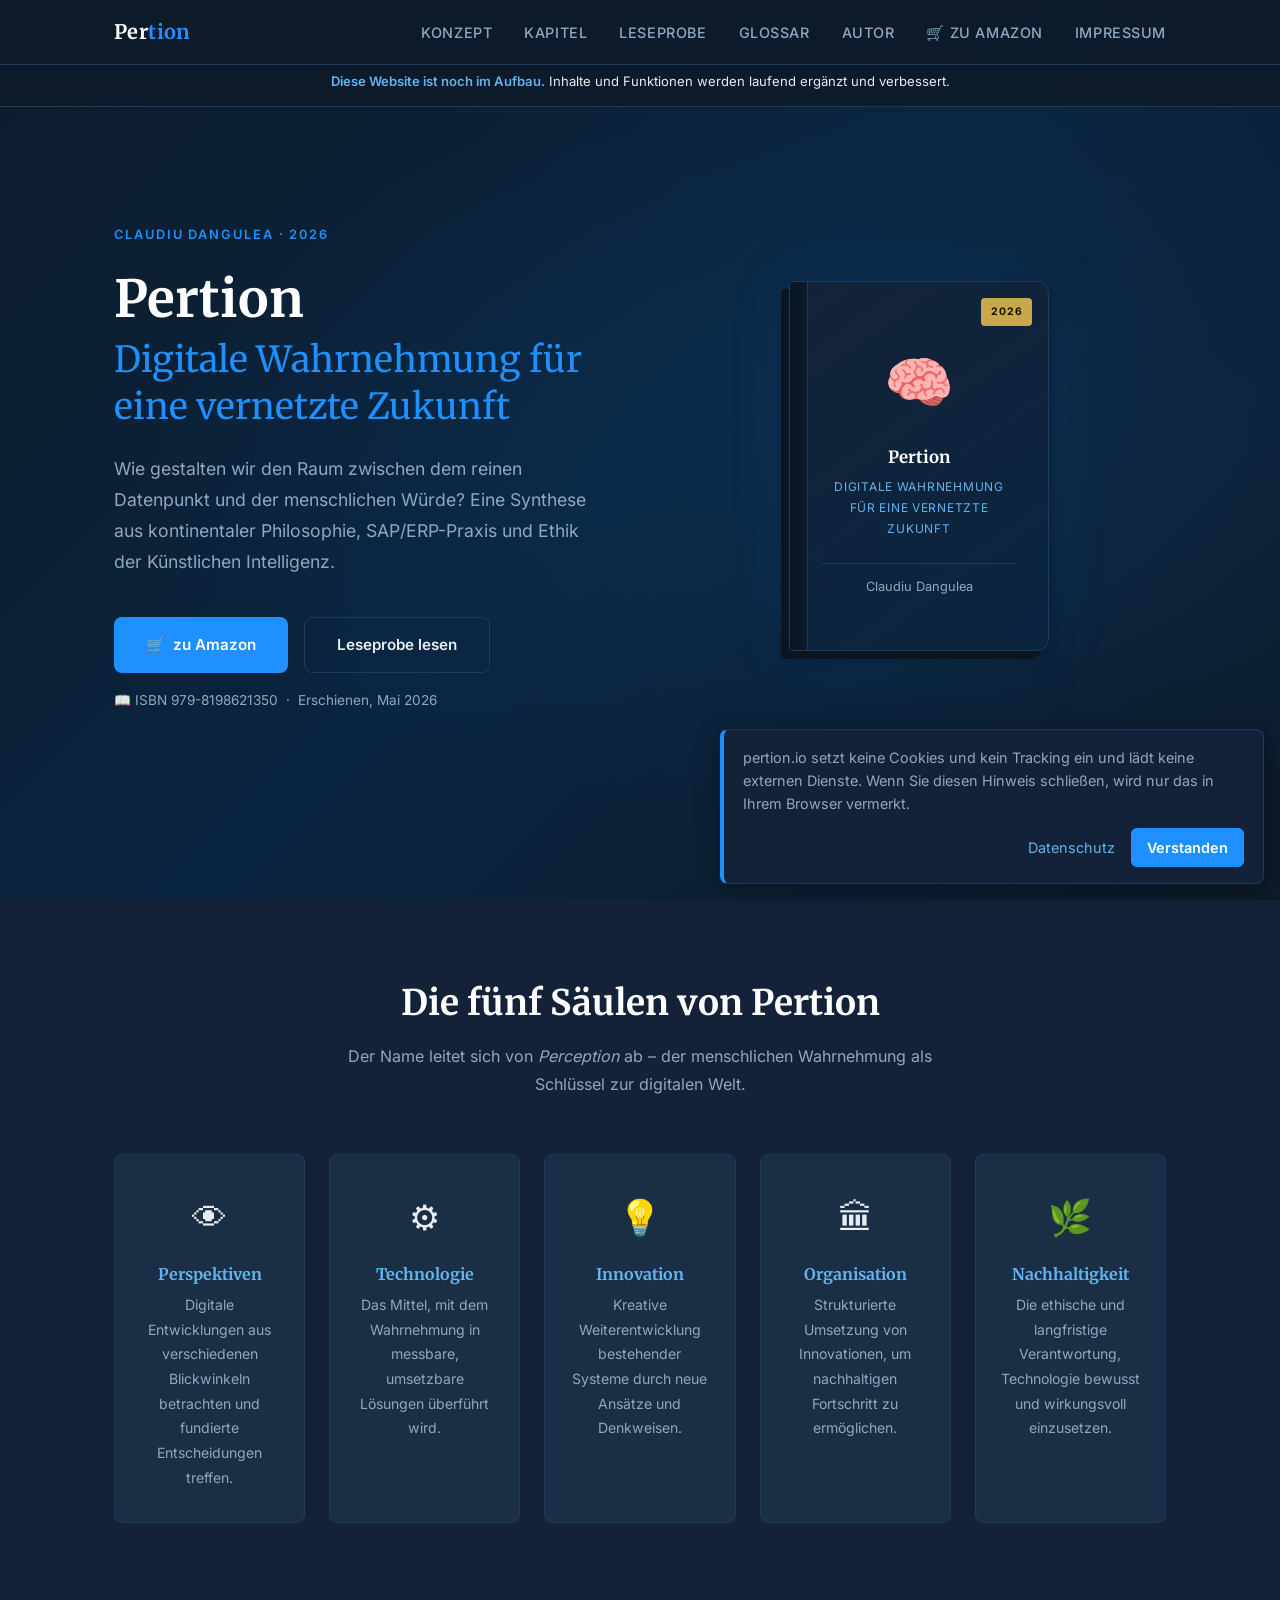
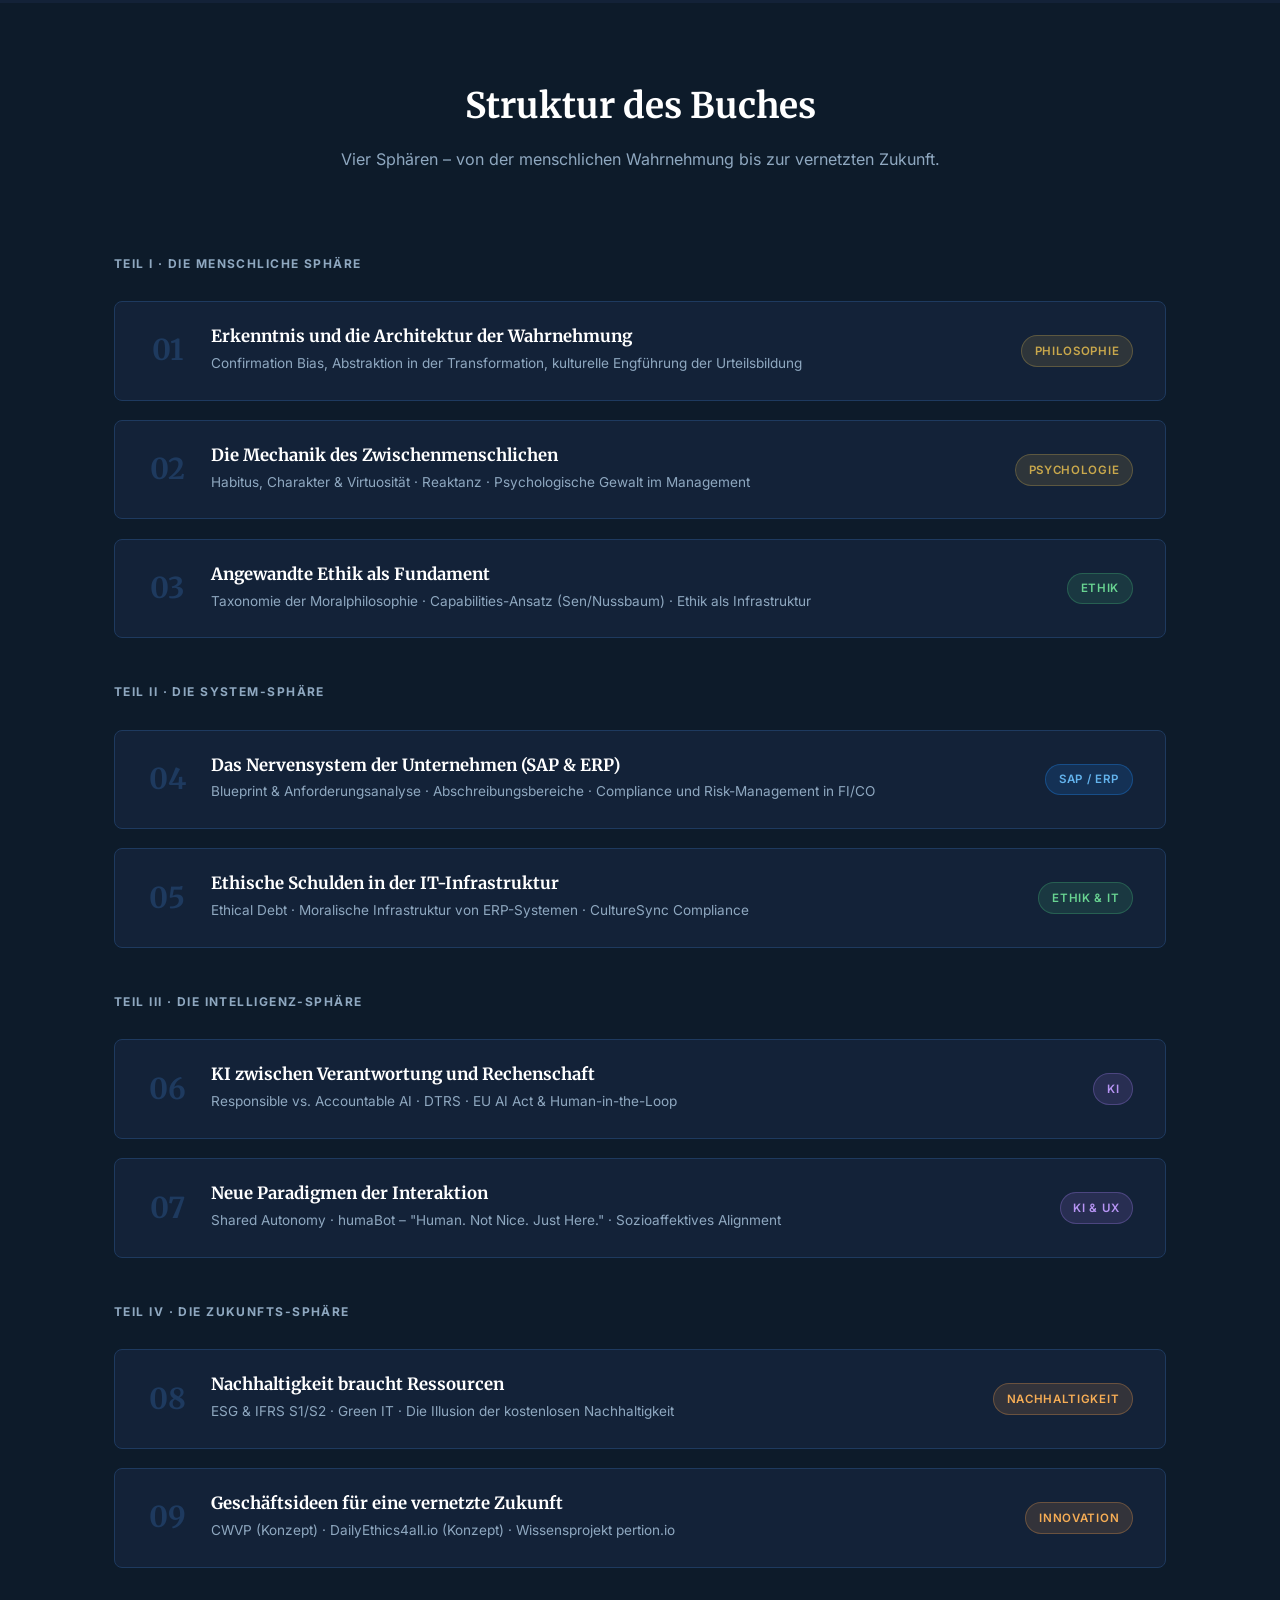
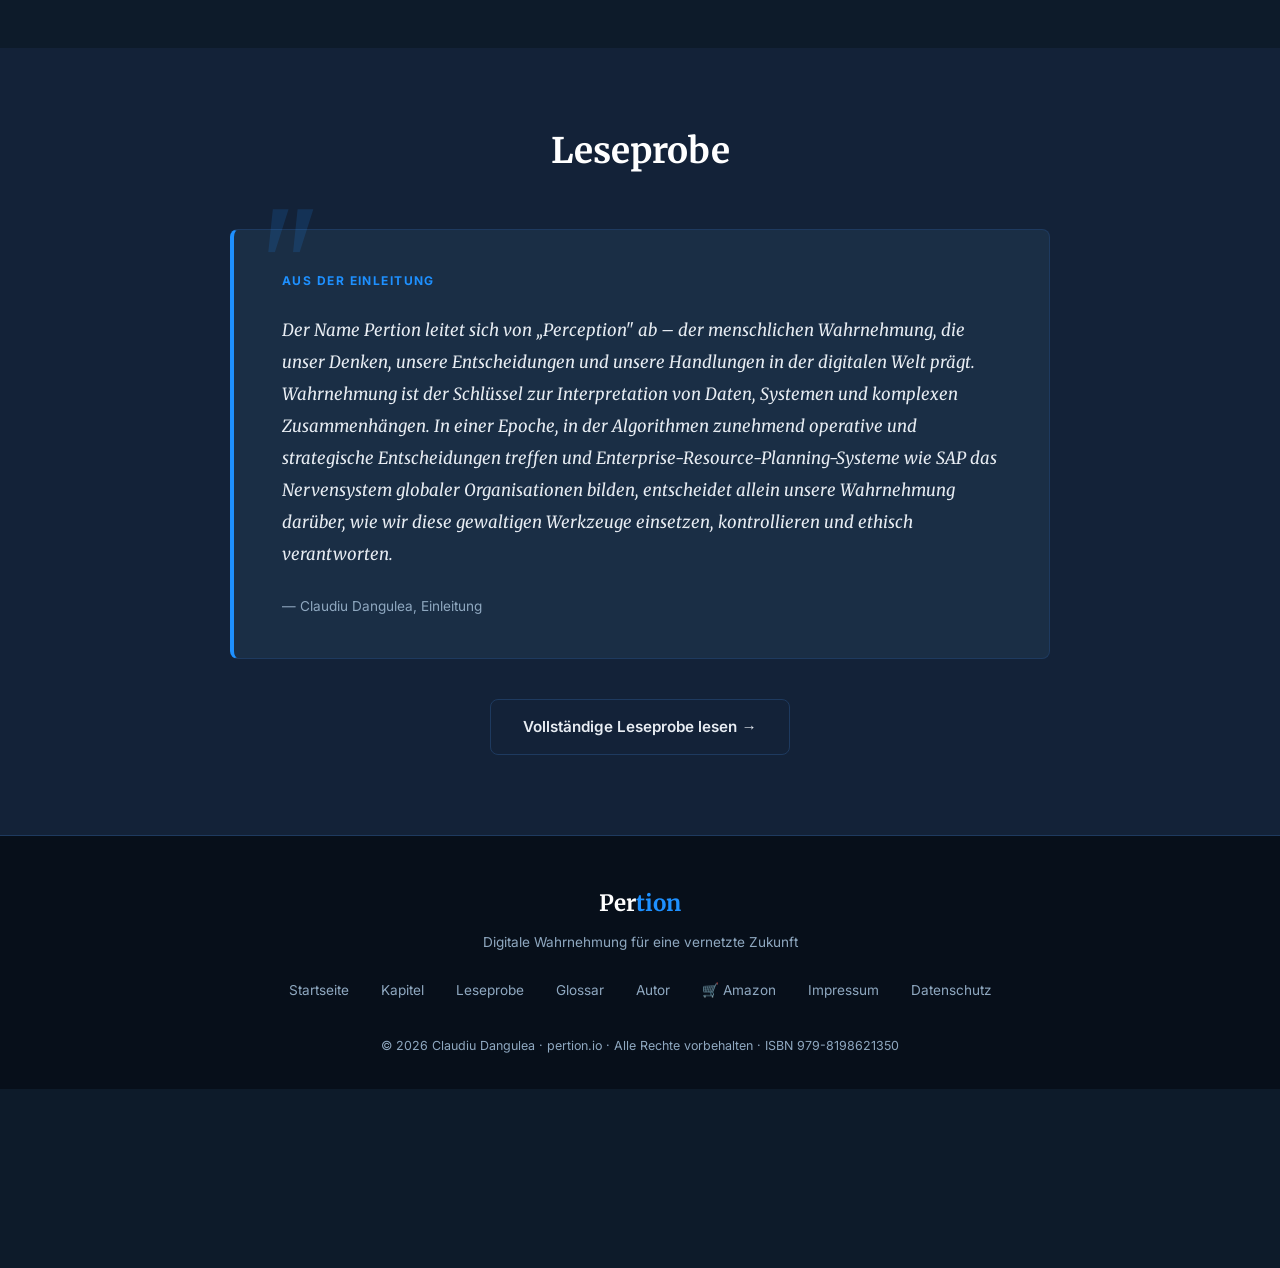
<file: index.html>
<!DOCTYPE html>
<html lang="de">
<head>
  <meta charset="UTF-8">
  <meta name="viewport" content="width=device-width, initial-scale=1.0">
  <title>Pertion – Digitale Wahrnehmung für eine vernetzte Zukunft</title>
  <meta name="description" content="Ein Buch von Claudiu Dangulea über die Schnittstelle von Wahrnehmung, Ethik, SAP/ERP und Künstlicher Intelligenz.">
  <meta property="og:title" content="Pertion – Digitale Wahrnehmung für eine vernetzte Zukunft">
  <meta property="og:description" content="Ein Sachbuch von Claudiu Dangulea an der Schnittstelle von Philosophie, SAP/ERP-Praxis und KI-Ethik. 110 Seiten, 9 Kapitel, 4 Sphären – jetzt auf Amazon erhältlich. ISBN 979-8198621350.">
  <meta property="og:type" content="website">
  <meta property="og:image" content="https://intiequals1.github.io/pertion/assets/og-image.png">
  <meta property="og:image:width" content="1200">
  <meta property="og:image:height" content="627">
  <meta property="og:url" content="https://intiequals1.github.io/pertion/">
  <meta name="twitter:card" content="summary_large_image">
  <meta name="twitter:title" content="Pertion – Digitale Wahrnehmung für eine vernetzte Zukunft">
  <meta name="twitter:description" content="Ein Sachbuch von Claudiu Dangulea an der Schnittstelle von Philosophie, SAP/ERP-Praxis und KI-Ethik. Jetzt auf Amazon erhältlich.">
  <meta name="twitter:image" content="https://intiequals1.github.io/pertion/assets/og-image.png">
  <link rel="stylesheet" href="assets/css/fonts.css">
  <link rel="stylesheet" href="assets/css/style.css">
</head>
<body>

<!-- ── Navigation ── -->
<nav>
  <div class="nav-inner">
    <a href="index.html" class="nav-logo">Per<span>tion</span></a>
    <ul class="nav-links">
      <li><a href="#pillars">Konzept</a></li>
      <li><a href="#chapters">Kapitel</a></li>
      <li><a href="#excerpt">Leseprobe</a></li>
      <li><a href="glossar.html">Glossar</a></li>
      <li><a href="autor.html">Autor</a></li>
      <li><a href="https://amzn.eu/d/0fxd5NEx" target="_blank" rel="noopener">&#128722; zu Amazon</a></li>
      <li><a href="impressum.html">Impressum</a></li>
    </ul>
    <button class="nav-toggle" aria-label="Menü öffnen">
      <span></span><span></span><span></span>
    </button>
  </div>
  <aside class="site-notice" aria-label="Hinweis zum Entwicklungsstand"><p><strong>Diese Website ist noch im Aufbau.</strong> Inhalte und Funktionen werden laufend ergänzt und verbessert.</p></aside>
</nav>

<!-- ── Hero ── -->
<section class="hero">
  <div class="container">
    <div class="hero-grid">
      <div class="hero-text">
        <span class="hero-eyebrow">Claudiu Dangulea · 2026</span>
        <h1>
          Pertion
          <em>Digitale Wahrnehmung für eine vernetzte Zukunft</em>
        </h1>
        <p class="hero-desc">
          Wie gestalten wir den Raum zwischen dem reinen Datenpunkt und der menschlichen Würde?
          Eine Synthese aus kontinentaler Philosophie, SAP/ERP-Praxis und Ethik der Künstlichen Intelligenz.
        </p>
        <div class="hero-cta">
          <a href="https://amzn.eu/d/0fxd5NEx" class="btn btn-primary" target="_blank" rel="noopener">&#128722;&nbsp; zu Amazon</a>
          <a href="leseprobe.html" class="btn btn-outline">Leseprobe lesen</a>
        </div>
        <div style="margin-top:1rem; font-size:.85rem; color:var(--text-muted);">&#128214; ISBN 979-8198621350 &nbsp;·&nbsp; Erschienen, Mai 2026</div>
      </div>
      <div class="hero-book">
        <div class="book-cover">
          <div class="book-badge">2026</div>
          <div class="book-cover-icon">&#129504;</div>
          <div class="book-cover-title">Pertion</div>
          <div class="book-cover-sub">Digitale Wahrnehmung für eine vernetzte Zukunft</div>
          <div class="book-cover-author">Claudiu Dangulea</div>
        </div>
      </div>
    </div>
  </div>
</section>

<!-- ── Fünf Säulen ── -->
<section class="pillars" id="pillars">
  <div class="container">
    <div class="section-header">
      <h2>Die fünf Säulen von Pertion</h2>
      <p>Der Name leitet sich von <em>Perception</em> ab – der menschlichen Wahrnehmung als Schlüssel zur digitalen Welt.</p>
    </div>
    <div class="pillars-grid">
      <div class="pillar-card">
        <div class="pillar-icon">&#128065;</div>
        <h3>Perspektiven</h3>
        <p>Digitale Entwicklungen aus verschiedenen Blickwinkeln betrachten und fundierte Entscheidungen treffen.</p>
      </div>
      <div class="pillar-card">
        <div class="pillar-icon">&#9881;</div>
        <h3>Technologie</h3>
        <p>Das Mittel, mit dem Wahrnehmung in messbare, umsetzbare Lösungen überführt wird.</p>
      </div>
      <div class="pillar-card">
        <div class="pillar-icon">&#128161;</div>
        <h3>Innovation</h3>
        <p>Kreative Weiterentwicklung bestehender Systeme durch neue Ansätze und Denkweisen.</p>
      </div>
      <div class="pillar-card">
        <div class="pillar-icon">&#127963;</div>
        <h3>Organisation</h3>
        <p>Strukturierte Umsetzung von Innovationen, um nachhaltigen Fortschritt zu ermöglichen.</p>
      </div>
      <div class="pillar-card">
        <div class="pillar-icon">&#127807;</div>
        <h3>Nachhaltigkeit</h3>
        <p>Die ethische und langfristige Verantwortung, Technologie bewusst und wirkungsvoll einzusetzen.</p>
      </div>
    </div>
  </div>
</section>

<!-- ── Kapitelübersicht ── -->
<section id="chapters">
  <div class="container">
    <div class="section-header">
      <h2>Struktur des Buches</h2>
      <p>Vier Sphären – von der menschlichen Wahrnehmung bis zur vernetzten Zukunft.</p>
    </div>
    <div class="chapters-list">

      <div style="margin: 1.5rem 0 .5rem; font-size:.75rem; font-weight:700; letter-spacing:.12em; text-transform:uppercase; color:var(--text-muted);">
        Teil I · Die menschliche Sphäre
      </div>

      <a href="kapitel.html#kap1" class="chapter-item">
        <div class="chapter-num">01</div>
        <div class="chapter-info">
          <h3>Erkenntnis und die Architektur der Wahrnehmung</h3>
          <p>Confirmation Bias, Abstraktion in der Transformation, kulturelle Engführung der Urteilsbildung</p>
        </div>
        <span class="chapter-tag tag-philosophy">Philosophie</span>
      </a>

      <a href="kapitel.html#kap2" class="chapter-item">
        <div class="chapter-num">02</div>
        <div class="chapter-info">
          <h3>Die Mechanik des Zwischenmenschlichen</h3>
          <p>Habitus, Charakter &amp; Virtuosität · Reaktanz · Psychologische Gewalt im Management</p>
        </div>
        <span class="chapter-tag tag-philosophy">Psychologie</span>
      </a>

      <a href="kapitel.html#kap3" class="chapter-item">
        <div class="chapter-num">03</div>
        <div class="chapter-info">
          <h3>Angewandte Ethik als Fundament</h3>
          <p>Taxonomie der Moralphilosophie · Capabilities-Ansatz (Sen/Nussbaum) · Ethik als Infrastruktur</p>
        </div>
        <span class="chapter-tag tag-ethics">Ethik</span>
      </a>

      <div style="margin: 1.5rem 0 .5rem; font-size:.75rem; font-weight:700; letter-spacing:.12em; text-transform:uppercase; color:var(--text-muted);">
        Teil II · Die System-Sphäre
      </div>

      <a href="kapitel.html#kap4" class="chapter-item">
        <div class="chapter-num">04</div>
        <div class="chapter-info">
          <h3>Das Nervensystem der Unternehmen (SAP &amp; ERP)</h3>
          <p>Blueprint &amp; Anforderungsanalyse · Abschreibungsbereiche · Compliance und Risk-Management in FI/CO</p>
        </div>
        <span class="chapter-tag tag-tech">SAP / ERP</span>
      </a>

      <a href="kapitel.html#kap5" class="chapter-item">
        <div class="chapter-num">05</div>
        <div class="chapter-info">
          <h3>Ethische Schulden in der IT-Infrastruktur</h3>
          <p>Ethical Debt · Moralische Infrastruktur von ERP-Systemen · CultureSync Compliance</p>
        </div>
        <span class="chapter-tag tag-ethics">Ethik &amp; IT</span>
      </a>

      <div style="margin: 1.5rem 0 .5rem; font-size:.75rem; font-weight:700; letter-spacing:.12em; text-transform:uppercase; color:var(--text-muted);">
        Teil III · Die Intelligenz-Sphäre
      </div>

      <a href="kapitel.html#kap6" class="chapter-item">
        <div class="chapter-num">06</div>
        <div class="chapter-info">
          <h3>KI zwischen Verantwortung und Rechenschaft</h3>
          <p>Responsible vs. Accountable AI · DTRS · EU AI Act &amp; Human-in-the-Loop</p>
        </div>
        <span class="chapter-tag tag-ai">KI</span>
      </a>

      <a href="kapitel.html#kap7" class="chapter-item">
        <div class="chapter-num">07</div>
        <div class="chapter-info">
          <h3>Neue Paradigmen der Interaktion</h3>
          <p>Shared Autonomy · humaBot – "Human. Not Nice. Just Here." · Sozioaffektives Alignment</p>
        </div>
        <span class="chapter-tag tag-ai">KI &amp; UX</span>
      </a>

      <div style="margin: 1.5rem 0 .5rem; font-size:.75rem; font-weight:700; letter-spacing:.12em; text-transform:uppercase; color:var(--text-muted);">
        Teil IV · Die Zukunfts-Sphäre
      </div>

      <a href="kapitel.html#kap8" class="chapter-item">
        <div class="chapter-num">08</div>
        <div class="chapter-info">
          <h3>Nachhaltigkeit braucht Ressourcen</h3>
          <p>ESG &amp; IFRS S1/S2 · Green IT · Die Illusion der kostenlosen Nachhaltigkeit</p>
        </div>
        <span class="chapter-tag tag-future">Nachhaltigkeit</span>
      </a>

      <a href="kapitel.html#kap9" class="chapter-item">
        <div class="chapter-num">09</div>
        <div class="chapter-info">
          <h3>Geschäftsideen für eine vernetzte Zukunft</h3>
          <p>CWVP (Konzept) · DailyEthics4all.io (Konzept) · Wissensprojekt pertion.io</p>
        </div>
        <span class="chapter-tag tag-future">Innovation</span>
      </a>

    </div>
  </div>
</section>

<!-- ── Leseprobe ── -->
<section class="excerpt" id="excerpt">
  <div class="container">
    <div class="section-header">
      <h2>Leseprobe</h2>
    </div>
    <div class="excerpt-box">
      <div class="excerpt-label">Aus der Einleitung</div>
      <p class="excerpt-text">
        Der Name Pertion leitet sich von „Perception" ab – der menschlichen Wahrnehmung, die unser Denken, unsere Entscheidungen und unsere Handlungen in der digitalen Welt prägt. Wahrnehmung ist der Schlüssel zur Interpretation von Daten, Systemen und komplexen Zusammenhängen. In einer Epoche, in der Algorithmen zunehmend operative und strategische Entscheidungen treffen und Enterprise-Resource-Planning-Systeme wie SAP das Nervensystem globaler Organisationen bilden, entscheidet allein unsere Wahrnehmung darüber, wie wir diese gewaltigen Werkzeuge einsetzen, kontrollieren und ethisch verantworten.
      </p>
      <div class="excerpt-source">— Claudiu Dangulea, Einleitung</div>
    </div>
    <div style="text-align:center; margin-top:2.5rem;">
      <a href="leseprobe.html" class="btn btn-outline">Vollständige Leseprobe lesen &rarr;</a>
    </div>
  </div>
</section>

<!-- ── Footer ── -->
<footer>
  <div class="container">
    <div class="footer-logo">Per<span>tion</span></div>
    <div class="footer-sub">Digitale Wahrnehmung für eine vernetzte Zukunft</div>
    <div class="footer-links">
      <a href="index.html">Startseite</a>
      <a href="kapitel.html">Kapitel</a>
      <a href="leseprobe.html">Leseprobe</a>
      <a href="glossar.html">Glossar</a>
      <a href="autor.html">Autor</a>
      <a href="https://amzn.eu/d/0fxd5NEx" target="_blank" rel="noopener">&#128722; Amazon</a>
      <a href="impressum.html">Impressum</a>
      <a href="datenschutz.html">Datenschutz</a>
    </div>
    <div class="footer-copy">&copy; 2026 Claudiu Dangulea · pertion.io · Alle Rechte vorbehalten · ISBN 979-8198621350</div>
  </div>
</footer>

<script src="assets/js/main.js"></script>
</body>
</html>
</file>
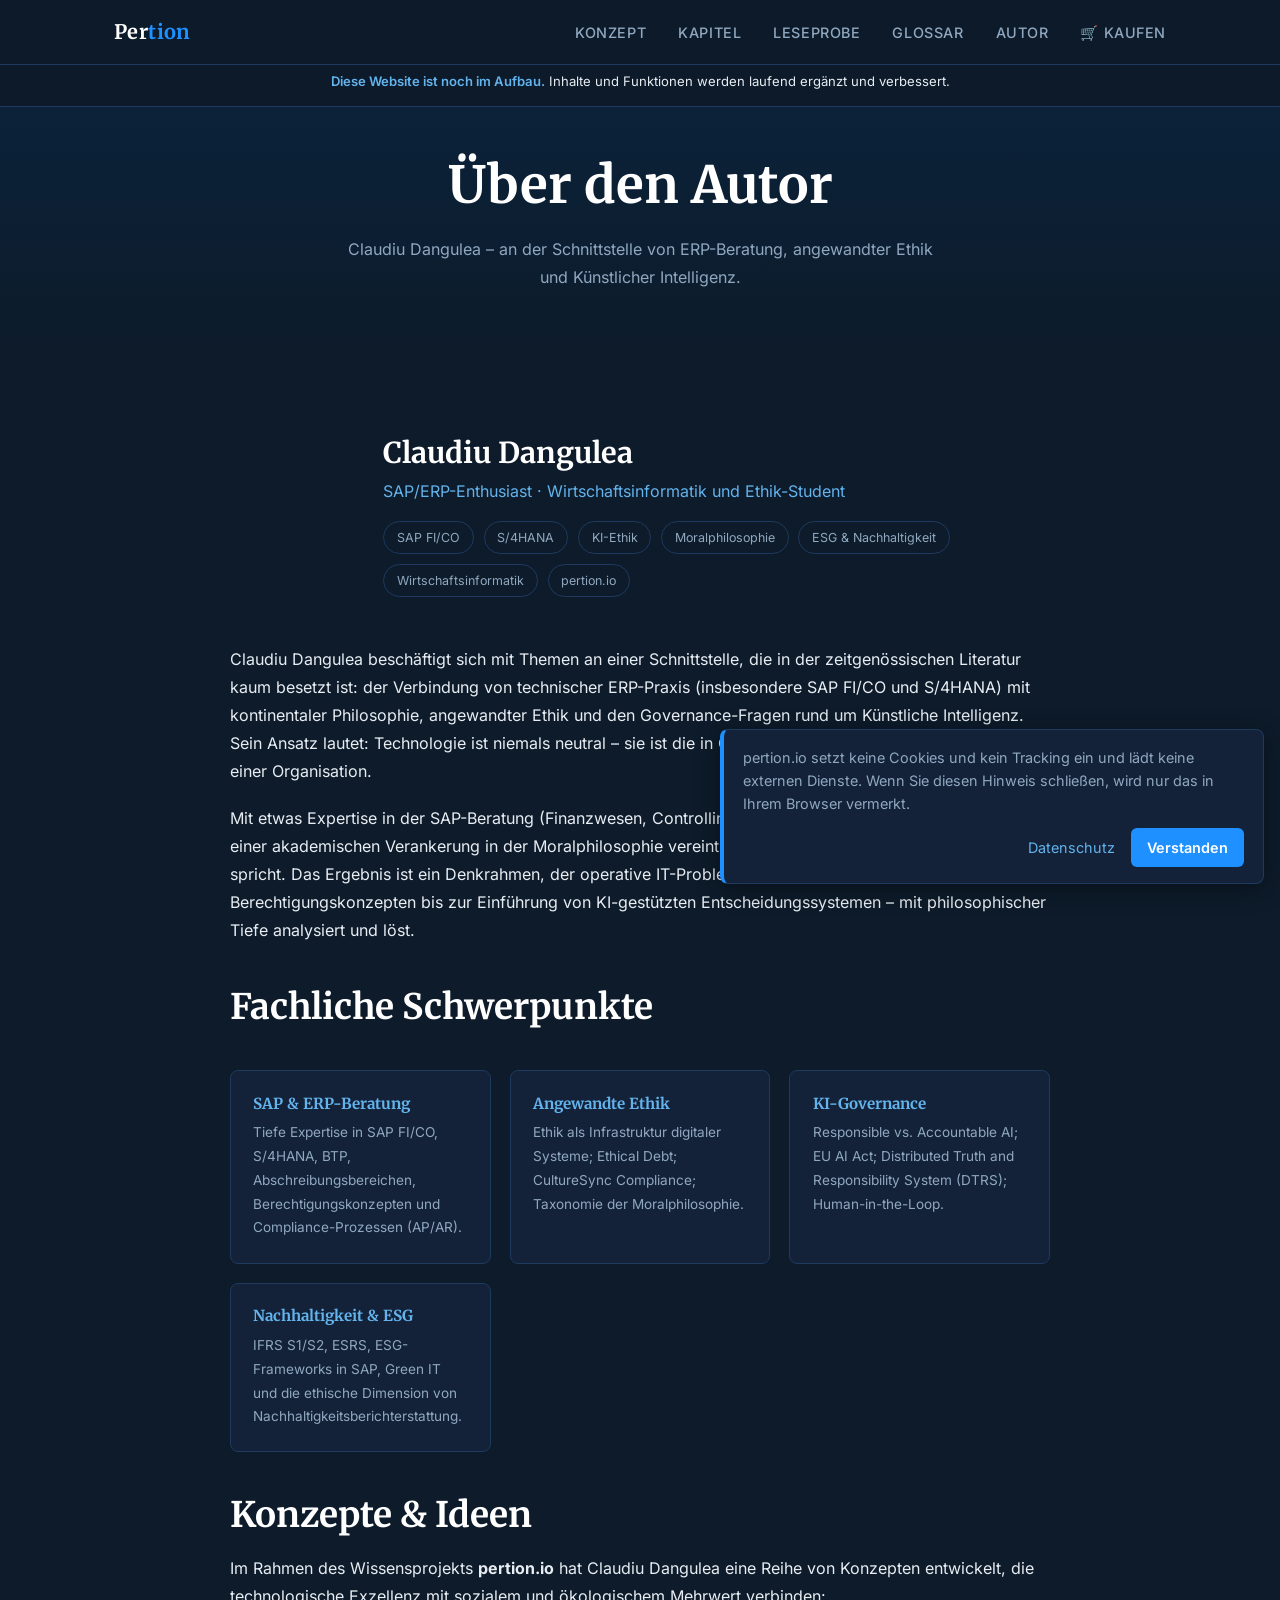
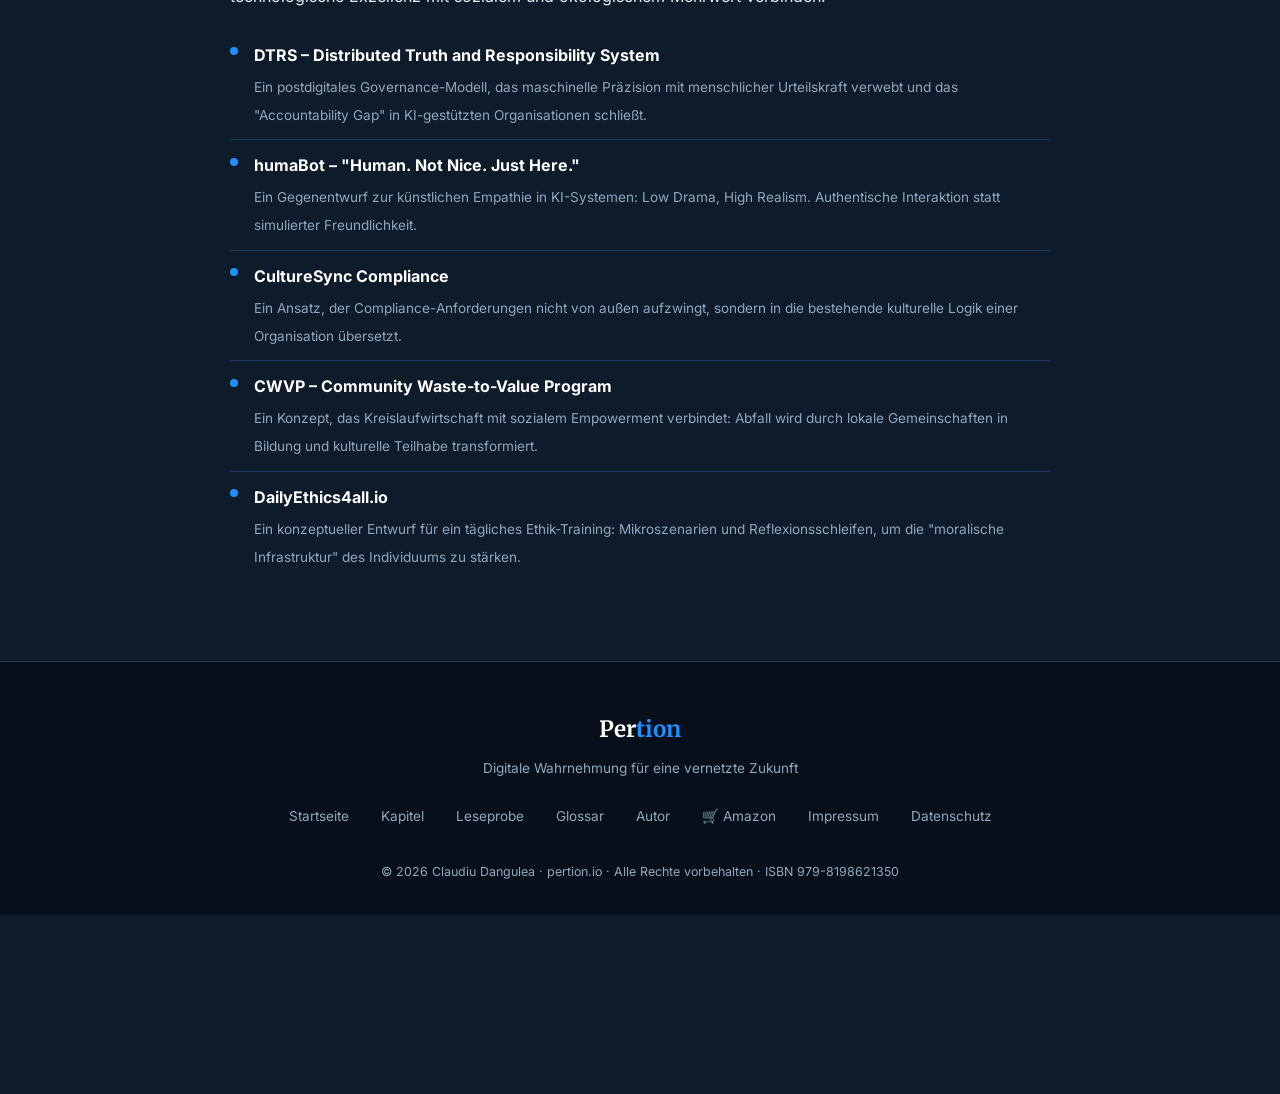
<file: autor.html>
<!DOCTYPE html>
<html lang="de">
<head>
  <meta charset="UTF-8">
  <meta name="viewport" content="width=device-width, initial-scale=1.0">
  <title>Über den Autor – Pertion</title>
  <meta property="og:title" content="Claudiu Dangulea – Autor von Pertion">
  <meta property="og:description" content="Claudiu Dangulea ist SAP/ERP-Berater, Wirtschaftsinformatiker und Ethikforscher. Sein Buch Pertion verbindet kontinentale Philosophie mit ERP-Praxis und KI-Governance.">
  <meta property="og:type" content="profile">
  <meta property="og:image" content="https://intiequals1.github.io/pertion/assets/og-image.png">
  <meta property="og:url" content="https://intiequals1.github.io/pertion/autor.html">
  <meta name="twitter:card" content="summary_large_image">
  <meta name="twitter:image" content="https://intiequals1.github.io/pertion/assets/og-image.png">
  <link rel="stylesheet" href="assets/css/fonts.css">
  <link rel="stylesheet" href="assets/css/style.css">
  <style>
    .author-section { max-width: 820px; margin: 0 auto; }
    .author-header {
      display: flex; gap: 2.5rem; align-items: flex-start;
      margin-bottom: 3rem;
    }
    .author-avatar-large {
  width: 140px;
  height: 140px;
  border-radius: 50%;
  overflow: hidden;
  background-image: url("https://raw.githubusercontent.com/intiequals1/pertion/master/assets/pics/New_Claudiu%20Dangulea.png");
  background-size: cover;
  background-position: center;
  background-repeat: no-repeat;
}
    
    .author-meta h1 { font-size: 1.8rem; margin-bottom: .3rem; }
    .author-meta .subtitle { color: var(--accent-light); font-size: 1rem; margin-bottom: 1rem; }
    .author-tags { display: flex; flex-wrap: wrap; gap: .6rem; }
    .author-tag {
      font-size: .78rem; padding: .3rem .8rem;
      border-radius: 20px; border: 1px solid var(--border);
      color: var(--text-muted);
    }
    .expertise-grid {
      display: grid; grid-template-columns: repeat(auto-fill, minmax(240px, 1fr));
      gap: 1.2rem; margin: 2.5rem 0;
    }
    .expertise-card {
      background: var(--surface); border: 1px solid var(--border);
      border-radius: var(--radius); padding: 1.4rem;
    }
    .expertise-card h3 { font-size: .95rem; color: var(--accent-light); margin-bottom: .5rem; }
    .expertise-card p { font-size: .85rem; color: var(--text-muted); margin: 0; }
    .concept-list { list-style: none; padding: 0; }
    .concept-list li {
      padding: .7rem 0; border-bottom: 1px solid var(--border);
      display: flex; gap: 1rem; align-items: flex-start;
    }
    .concept-list li:last-child { border-bottom: none; }
    .concept-dot {
      width: 8px; height: 8px; border-radius: 50%;
      background: var(--accent); flex-shrink: 0; margin-top: .4rem;
    }
    .concept-list strong { color: var(--white); display: block; margin-bottom: .2rem; }
    .concept-list span { color: var(--text-muted); font-size: .85rem; }
    @media (max-width: 600px) {
      .author-header { flex-direction: column; align-items: center; text-align: center; }
      .author-tags { justify-content: center; }
    }
  </style>
</head>
<body>

<nav>
  <div class="nav-inner">
    <a href="index.html" class="nav-logo">Per<span>tion</span></a>
    <ul class="nav-links">
      <li><a href="index.html#pillars">Konzept</a></li>
      <li><a href="kapitel.html">Kapitel</a></li>
      <li><a href="leseprobe.html">Leseprobe</a></li>
      <li><a href="glossar.html">Glossar</a></li>
      <li><a href="autor.html" class="active">Autor</a></li>
      <li><a href="https://amzn.eu/d/0fxd5NEx" target="_blank" rel="noopener">&#128722; Kaufen</a></li>
    </ul>
    <button class="nav-toggle"><span></span><span></span><span></span></button>
  </div>
  <aside class="site-notice" aria-label="Hinweis zum Entwicklungsstand"><p><strong>Diese Website ist noch im Aufbau.</strong> Inhalte und Funktionen werden laufend ergänzt und verbessert.</p></aside>
</nav>

<div class="page-hero">
  <div class="container">
    <h1>Über den Autor</h1>
    <p>Claudiu Dangulea – an der Schnittstelle von ERP-Beratung, angewandter Ethik und Künstlicher Intelligenz.</p>
  </div>
</div>

<section>
  <div class="container">
    <div class="author-section">

      <div class="author-header">
        <div class="author-avatar-large"></div>
        <div class="author-meta">
          <h1>Claudiu Dangulea</h1>
          <p class="subtitle">SAP/ERP-Enthusiast &middot; Wirtschaftsinformatik und Ethik-Student</p>
          <div class="author-tags">
            <span class="author-tag">SAP FI/CO</span>
            <span class="author-tag">S/4HANA</span>
            <span class="author-tag">KI-Ethik</span>
            <span class="author-tag">Moralphilosophie</span>
            <span class="author-tag">ESG &amp; Nachhaltigkeit</span>
            <span class="author-tag">Wirtschaftsinformatik</span>
            <span class="author-tag">pertion.io</span>
          </div>
        </div>
      </div>

      <p>Claudiu Dangulea beschäftigt sich mit Themen an einer Schnittstelle, die in der zeitgenössischen Literatur kaum besetzt ist: der Verbindung von technischer ERP-Praxis (insbesondere SAP FI/CO und S/4HANA) mit kontinentaler Philosophie, angewandter Ethik und den Governance-Fragen rund um Künstliche Intelligenz. Sein Ansatz lautet: Technologie ist niemals neutral – sie ist die in Code gegossene moralische Infrastruktur einer Organisation.</p>

      <p>Mit etwas Expertise in der SAP-Beratung (Finanzwesen, Controlling, Business Technology Platform) und einer akademischen Verankerung in der Moralphilosophie vereint er zwei Bereiche, über die selten jemand spricht. Das Ergebnis ist ein Denkrahmen, der operative IT-Probleme – von der Konfiguration von Berechtigungskonzepten bis zur Einführung von KI-gestützten Entscheidungssystemen – mit philosophischer Tiefe analysiert und löst.</p>

      <h2 style="margin-top:2.5rem;">Fachliche Schwerpunkte</h2>

      <div class="expertise-grid">
        <div class="expertise-card">
          <h3>SAP &amp; ERP-Beratung</h3>
          <p>Tiefe Expertise in SAP FI/CO, S/4HANA, BTP, Abschreibungsbereichen, Berechtigungskonzepten und Compliance-Prozessen (AP/AR).</p>
        </div>
        <div class="expertise-card">
          <h3>Angewandte Ethik</h3>
          <p>Ethik als Infrastruktur digitaler Systeme; Ethical Debt; CultureSync Compliance; Taxonomie der Moralphilosophie.</p>
        </div>
        <div class="expertise-card">
          <h3>KI-Governance</h3>
          <p>Responsible vs. Accountable AI; EU AI Act; Distributed Truth and Responsibility System (DTRS); Human-in-the-Loop.</p>
        </div>
        <div class="expertise-card">
          <h3>Nachhaltigkeit &amp; ESG</h3>
          <p>IFRS S1/S2, ESRS, ESG-Frameworks in SAP, Green IT und die ethische Dimension von Nachhaltigkeitsberichterstattung.</p>
        </div>
      </div>

      <h2 style="margin-top:2.5rem;">Konzepte &amp; Ideen</h2>
      <p>Im Rahmen des Wissensprojekts <strong>pertion.io</strong> hat Claudiu Dangulea eine Reihe von Konzepten entwickelt, die technologische Exzellenz mit sozialem und ökologischem Mehrwert verbinden:</p>

      <ul class="concept-list">
        <li>
          <div class="concept-dot"></div>
          <div>
            <strong>DTRS – Distributed Truth and Responsibility System</strong>
            <span>Ein postdigitales Governance-Modell, das maschinelle Präzision mit menschlicher Urteilskraft verwebt und das "Accountability Gap" in KI-gestützten Organisationen schließt.</span>
          </div>
        </li>
        <li>
          <div class="concept-dot"></div>
          <div>
            <strong>humaBot – "Human. Not Nice. Just Here."</strong>
            <span>Ein Gegenentwurf zur künstlichen Empathie in KI-Systemen: Low Drama, High Realism. Authentische Interaktion statt simulierter Freundlichkeit.</span>
          </div>
        </li>
        <li>
          <div class="concept-dot"></div>
          <div>
            <strong>CultureSync Compliance</strong>
            <span>Ein Ansatz, der Compliance-Anforderungen nicht von außen aufzwingt, sondern in die bestehende kulturelle Logik einer Organisation übersetzt.</span>
          </div>
        </li>
        <li>
          <div class="concept-dot"></div>
          <div>
            <strong>CWVP – Community Waste-to-Value Program</strong>
            <span>Ein Konzept, das Kreislaufwirtschaft mit sozialem Empowerment verbindet: Abfall wird durch lokale Gemeinschaften in Bildung und kulturelle Teilhabe transformiert.</span>
          </div>
        </li>
        <li>
          <div class="concept-dot"></div>
          <div>
            <strong>DailyEthics4all.io</strong>
            <span>Ein konzeptueller Entwurf für ein tägliches Ethik-Training: Mikroszenarien und Reflexionsschleifen, um die "moralische Infrastruktur" des Individuums zu stärken.</span>
          </div>
        </li>
      </ul>

    </div>
  </div>
</section>

<footer>
  <div class="container">
    <div class="footer-logo">Per<span>tion</span></div>
    <div class="footer-sub">Digitale Wahrnehmung für eine vernetzte Zukunft</div>
    <div class="footer-links">
      <a href="index.html">Startseite</a>
      <a href="kapitel.html">Kapitel</a>
      <a href="leseprobe.html">Leseprobe</a>
      <a href="glossar.html">Glossar</a>
      <a href="autor.html">Autor</a>
      <a href="https://amzn.eu/d/0fxd5NEx" target="_blank" rel="noopener">&#128722; Amazon</a>
      <a href="impressum.html">Impressum</a>
      <a href="datenschutz.html">Datenschutz</a>
    </div>
    <div class="footer-copy">&copy; 2026 Claudiu Dangulea &middot; pertion.io &middot; Alle Rechte vorbehalten &middot; ISBN 979-8198621350</div>
  </div>
</footer>

<script src="assets/js/main.js"></script>
</body>
</html>
</file>
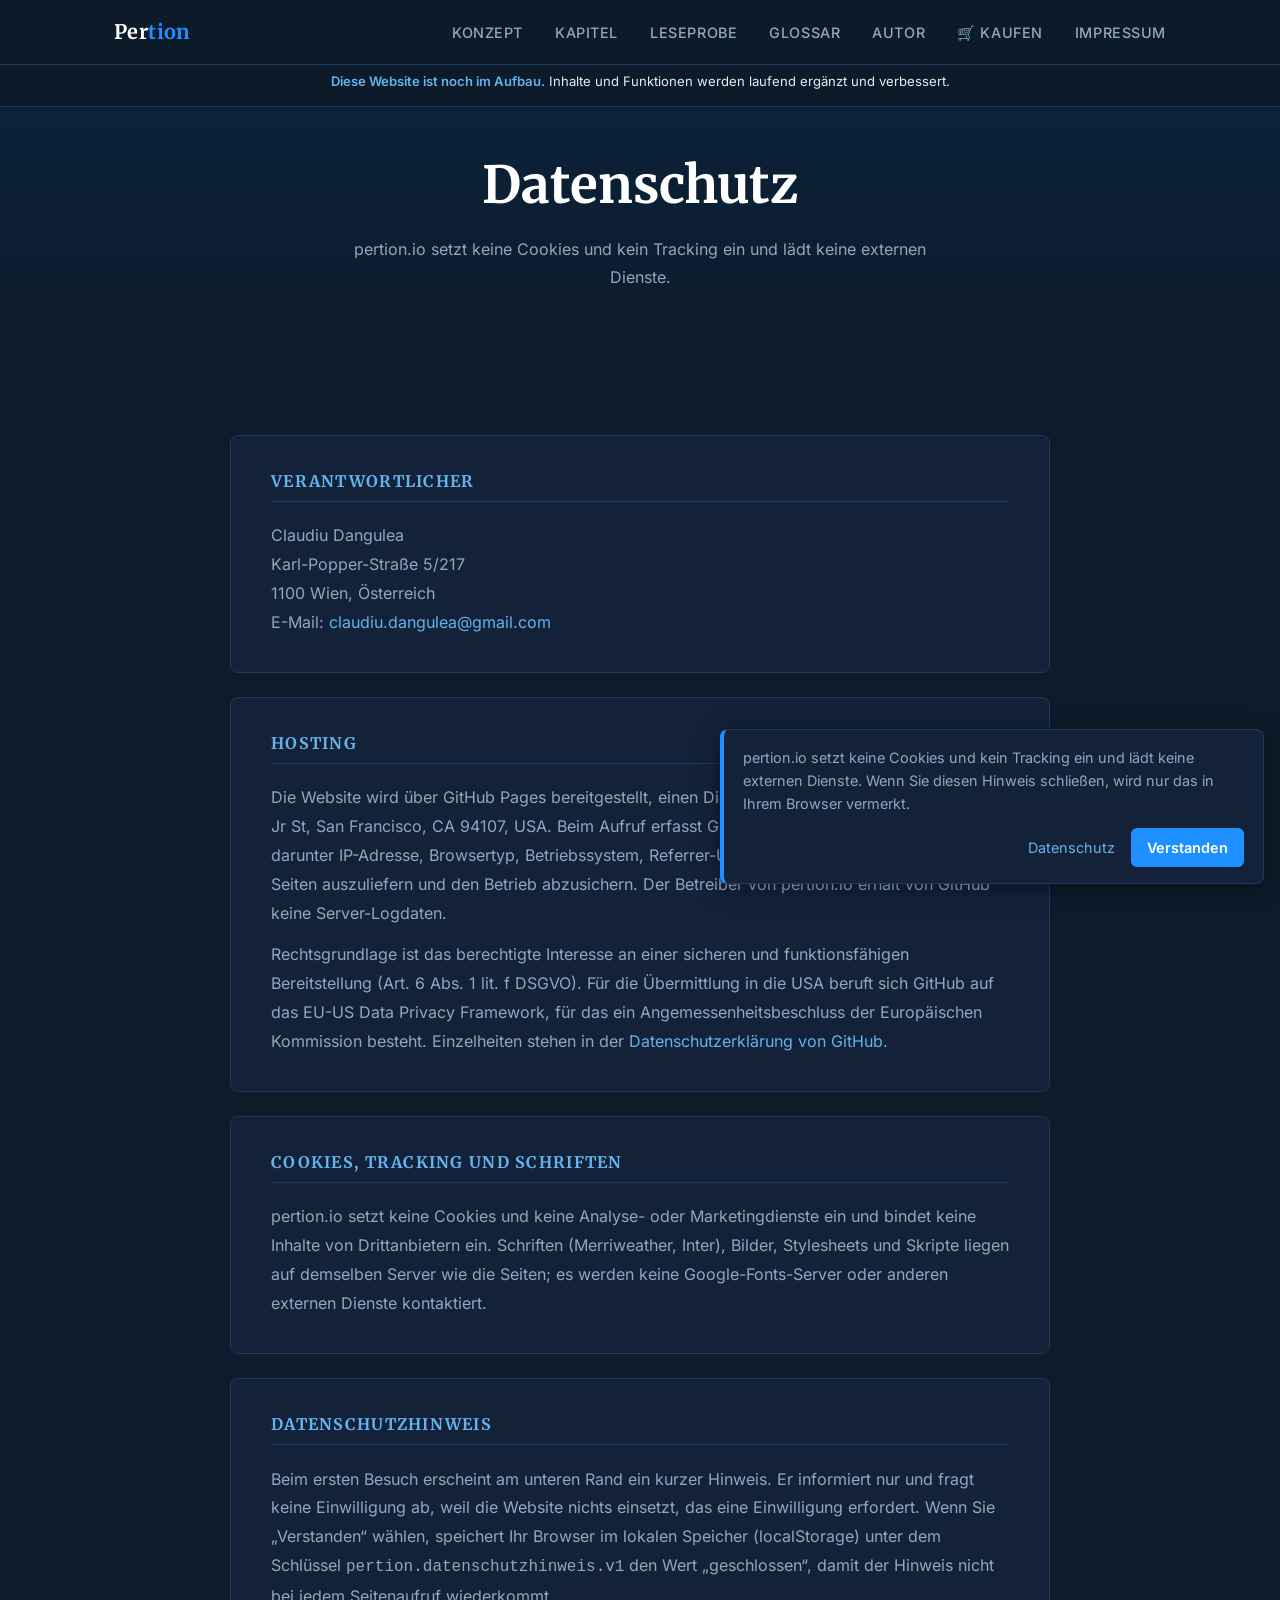
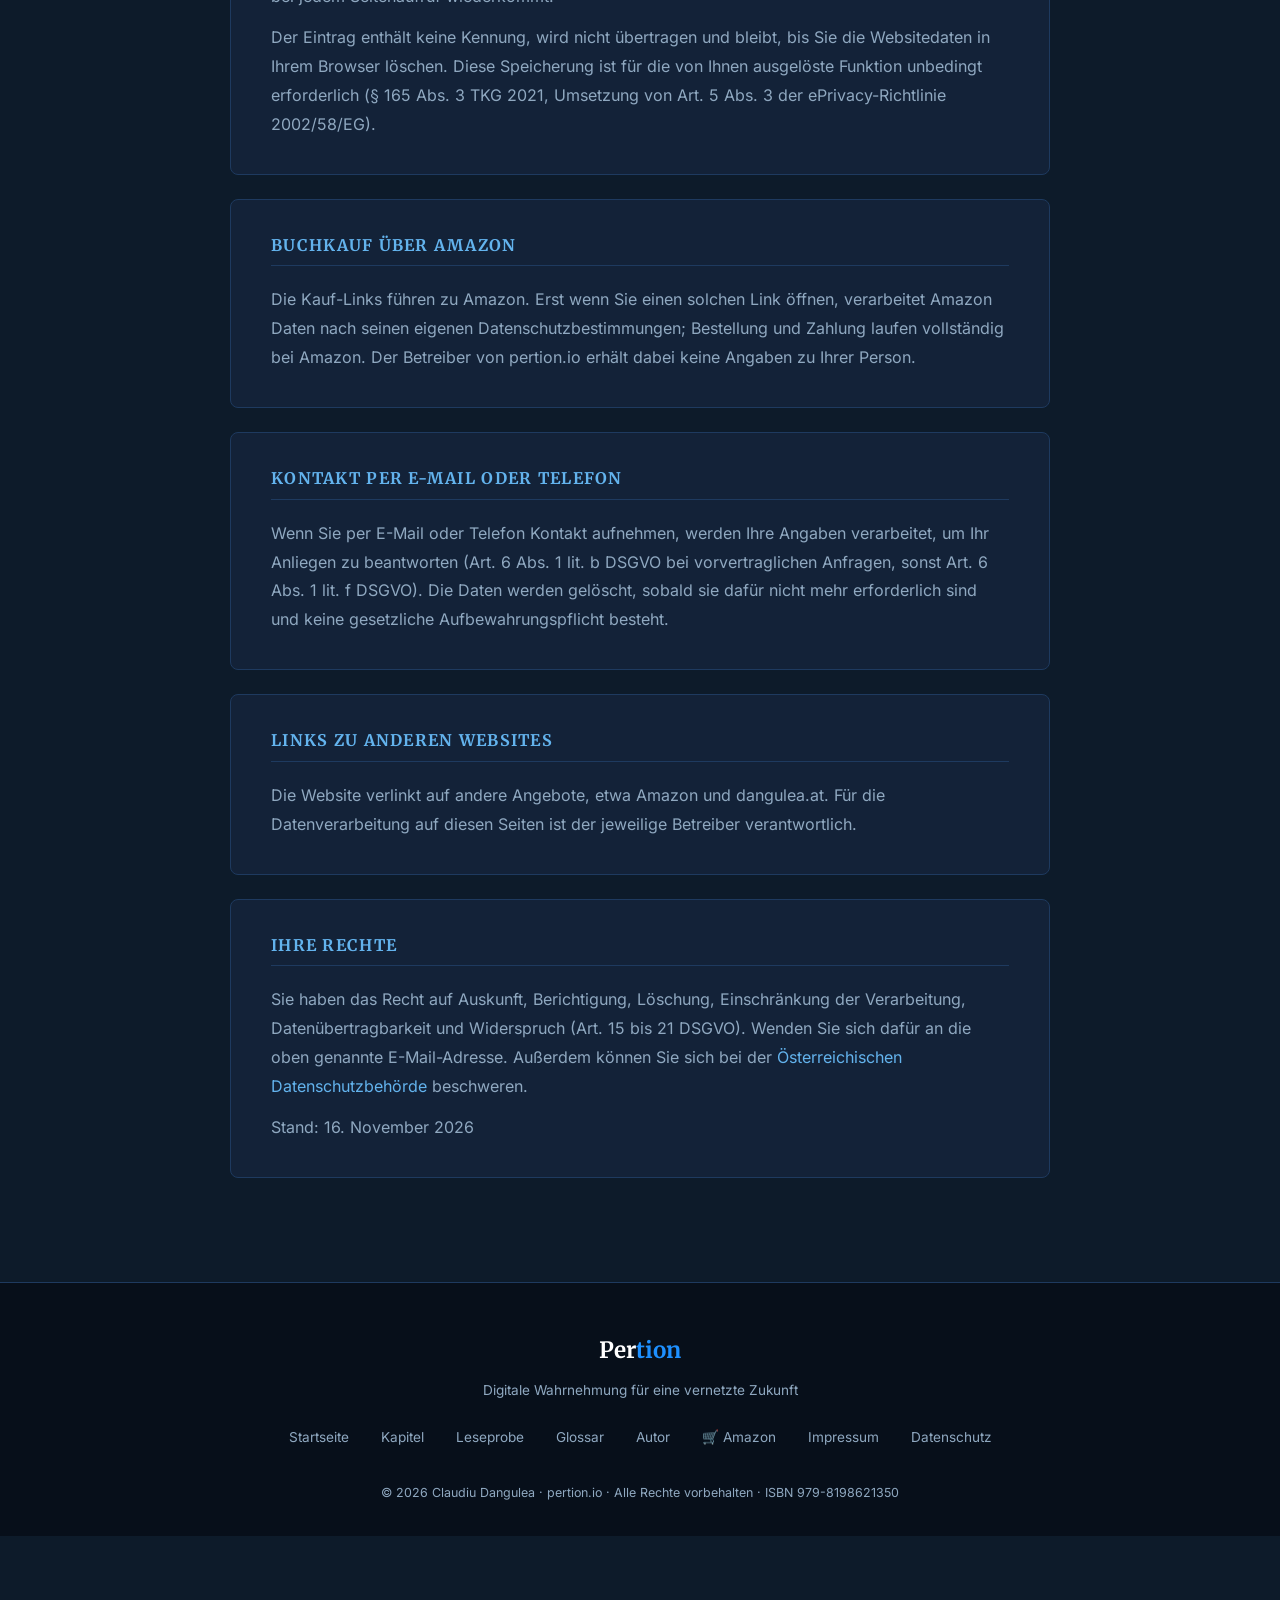
<file: datenschutz.html>
<!DOCTYPE html>
<html lang="de">
<head>
  <meta charset="UTF-8">
  <meta name="viewport" content="width=device-width, initial-scale=1.0">
  <title>Datenschutz – Pertion</title>
  <meta name="description" content="Datenschutzerklärung von pertion.io: keine Cookies, kein Tracking, lokal ausgelieferte Schriften.">
  <meta property="og:title" content="Datenschutz – Pertion von Claudiu Dangulea">
  <meta property="og:description" content="Datenschutzerklärung von pertion.io: keine Cookies, kein Tracking, lokal ausgelieferte Schriften.">
  <meta property="og:type" content="website">
  <meta property="og:image" content="https://intiequals1.github.io/pertion/assets/og-image.png">
  <meta property="og:url" content="https://intiequals1.github.io/pertion/datenschutz.html">
  <meta name="twitter:card" content="summary_large_image">
  <meta name="twitter:image" content="https://intiequals1.github.io/pertion/assets/og-image.png">
  <link rel="stylesheet" href="assets/css/fonts.css">
  <link rel="stylesheet" href="assets/css/style.css">
  <style>
    .impressum-section { max-width: 820px; margin: 0 auto; }
    .impressum-block {
      background: var(--surface);
      border: 1px solid var(--border);
      border-radius: var(--radius);
      padding: 2.2rem 2.5rem;
      margin-bottom: 1.5rem;
    }
    .impressum-block h2 {
      font-size: 1rem;
      font-weight: 700;
      letter-spacing: .08em;
      text-transform: uppercase;
      color: var(--accent-light);
      margin-bottom: 1.2rem;
      padding-bottom: .6rem;
      border-bottom: 1px solid var(--border);
    }
    .impressum-block p,
    .impressum-block address {
      font-style: normal;
      color: var(--text-muted);
      line-height: 1.8;
      margin: 0 0 .8rem;
    }
    .impressum-block p:last-child { margin-bottom: 0; }
    .impressum-block strong { color: var(--white); }
    .impressum-block a { color: var(--accent-light); text-decoration: none; }
    .impressum-block a:hover { text-decoration: underline; }
    .gisa-row {
      display: flex; gap: 1rem; align-items: flex-start;
      padding: .6rem 0; border-bottom: 1px solid var(--border);
    }
    .gisa-row:last-child { border-bottom: none; }
    .gisa-num {
      font-family: var(--font-mono, monospace);
      font-size: .82rem; color: var(--accent-light);
      white-space: nowrap; padding-top: .1rem; min-width: 110px;
    }
    .gisa-desc { color: var(--text-muted); font-size: .9rem; line-height: 1.6; }
    .creation-grid {
      display: grid;
      grid-template-columns: repeat(auto-fill, minmax(220px, 1fr));
      gap: 1rem; margin-top: .8rem;
    }
    .creation-card {
      background: var(--surface-2);
      border: 1px solid var(--border);
      border-radius: var(--radius);
      padding: 1.2rem;
    }
    .creation-card h3 { font-size: .88rem; color: var(--accent-light); margin-bottom: .4rem; }
    .creation-card p { font-size: .82rem; color: var(--text-muted); margin: 0; line-height: 1.6; }
    .notice-box {
      background: rgba(37, 99, 235, 0.08);
      border: 1px solid rgba(37, 99, 235, 0.25);
      border-radius: var(--radius);
      padding: 1.2rem 1.5rem;
      margin-top: 1rem;
      font-size: .88rem;
      color: var(--text-muted);
      line-height: 1.7;
    }
    @media (max-width: 600px) {
      .impressum-block { padding: 1.4rem 1.2rem; }
    }
  </style>
</head>
<body>

<nav>
  <div class="nav-inner">
    <a href="index.html" class="nav-logo">Per<span>tion</span></a>
    <ul class="nav-links">
      <li><a href="index.html#pillars">Konzept</a></li>
      <li><a href="kapitel.html">Kapitel</a></li>
      <li><a href="leseprobe.html">Leseprobe</a></li>
      <li><a href="glossar.html">Glossar</a></li>
      <li><a href="autor.html">Autor</a></li>
      <li><a href="https://amzn.eu/d/0fxd5NEx" target="_blank" rel="noopener">&#128722; Kaufen</a></li>
      <li><a href="impressum.html">Impressum</a></li>
    </ul>
    <button class="nav-toggle" aria-label="Menü öffnen">
      <span></span><span></span><span></span>
    </button>
  </div>
  <aside class="site-notice" aria-label="Hinweis zum Entwicklungsstand"><p><strong>Diese Website ist noch im Aufbau.</strong> Inhalte und Funktionen werden laufend ergänzt und verbessert.</p></aside>
</nav>

<div class="page-hero">
  <div class="container">
    <h1>Datenschutz</h1>
    <p>pertion.io setzt keine Cookies und kein Tracking ein und lädt keine externen Dienste.</p>
  </div>
</div>

<section>
  <div class="container">
    <div class="impressum-section">

      <div class="impressum-block">
        <h2>Verantwortlicher</h2>
        <p>Claudiu Dangulea<br>Karl-Popper-Straße 5/217<br>1100 Wien, Österreich<br>E-Mail: <a href="mailto:claudiu.dangulea@gmail.com">claudiu.dangulea@gmail.com</a></p>
      </div>

      <div class="impressum-block">
        <h2>Hosting</h2>
        <p>Die Website wird über GitHub Pages bereitgestellt, einen Dienst der GitHub, Inc., 88 Colin P Kelly Jr St, San Francisco, CA 94107, USA. Beim Aufruf erfasst GitHub automatisch Server-Logdaten, darunter IP-Adresse, Browsertyp, Betriebssystem, Referrer-URL und Uhrzeit der Anfrage, um die Seiten auszuliefern und den Betrieb abzusichern. Der Betreiber von pertion.io erhält von GitHub keine Server-Logdaten.</p>
        <p>Rechtsgrundlage ist das berechtigte Interesse an einer sicheren und funktionsfähigen Bereitstellung (Art. 6 Abs. 1 lit. f DSGVO). Für die Übermittlung in die USA beruft sich GitHub auf das EU-US Data Privacy Framework, für das ein Angemessenheitsbeschluss der Europäischen Kommission besteht. Einzelheiten stehen in der <a href="https://docs.github.com/de/site-policy/privacy-policies/github-general-privacy-statement" target="_blank" rel="noopener">Datenschutzerklärung von GitHub</a>.</p>
      </div>

      <div class="impressum-block">
        <h2>Cookies, Tracking und Schriften</h2>
        <p>pertion.io setzt keine Cookies und keine Analyse- oder Marketingdienste ein und bindet keine Inhalte von Drittanbietern ein. Schriften (Merriweather, Inter), Bilder, Stylesheets und Skripte liegen auf demselben Server wie die Seiten; es werden keine Google-Fonts-Server oder anderen externen Dienste kontaktiert.</p>
      </div>

      <div class="impressum-block">
        <h2>Datenschutzhinweis</h2>
        <p>Beim ersten Besuch erscheint am unteren Rand ein kurzer Hinweis. Er informiert nur und fragt keine Einwilligung ab, weil die Website nichts einsetzt, das eine Einwilligung erfordert. Wenn Sie „Verstanden“ wählen, speichert Ihr Browser im lokalen Speicher (localStorage) unter dem Schlüssel <code>pertion.datenschutzhinweis.v1</code> den Wert „geschlossen“, damit der Hinweis nicht bei jedem Seitenaufruf wiederkommt.</p>
        <p>Der Eintrag enthält keine Kennung, wird nicht übertragen und bleibt, bis Sie die Websitedaten in Ihrem Browser löschen. Diese Speicherung ist für die von Ihnen ausgelöste Funktion unbedingt erforderlich (§ 165 Abs. 3 TKG 2021, Umsetzung von Art. 5 Abs. 3 der ePrivacy-Richtlinie 2002/58/EG).</p>
      </div>

      <div class="impressum-block">
        <h2>Buchkauf über Amazon</h2>
        <p>Die Kauf-Links führen zu Amazon. Erst wenn Sie einen solchen Link öffnen, verarbeitet Amazon Daten nach seinen eigenen Datenschutzbestimmungen; Bestellung und Zahlung laufen vollständig bei Amazon. Der Betreiber von pertion.io erhält dabei keine Angaben zu Ihrer Person.</p>
      </div>

      <div class="impressum-block">
        <h2>Kontakt per E-Mail oder Telefon</h2>
        <p>Wenn Sie per E-Mail oder Telefon Kontakt aufnehmen, werden Ihre Angaben verarbeitet, um Ihr Anliegen zu beantworten (Art. 6 Abs. 1 lit. b DSGVO bei vorvertraglichen Anfragen, sonst Art. 6 Abs. 1 lit. f DSGVO). Die Daten werden gelöscht, sobald sie dafür nicht mehr erforderlich sind und keine gesetzliche Aufbewahrungspflicht besteht.</p>
      </div>

      <div class="impressum-block">
        <h2>Links zu anderen Websites</h2>
        <p>Die Website verlinkt auf andere Angebote, etwa Amazon und dangulea.at. Für die Datenverarbeitung auf diesen Seiten ist der jeweilige Betreiber verantwortlich.</p>
      </div>

      <div class="impressum-block">
        <h2>Ihre Rechte</h2>
        <p>Sie haben das Recht auf Auskunft, Berichtigung, Löschung, Einschränkung der Verarbeitung, Datenübertragbarkeit und Widerspruch (Art. 15 bis 21 DSGVO). Wenden Sie sich dafür an die oben genannte E-Mail-Adresse. Außerdem können Sie sich bei der <a href="https://www.dsb.gv.at/" target="_blank" rel="noopener">Österreichischen Datenschutzbehörde</a> beschweren.</p>
        <p>Stand: 16. November 2026</p>
      </div>

    </div>
  </div>
</section>

<footer>
  <div class="container">
    <div class="footer-logo">Per<span>tion</span></div>
    <div class="footer-sub">Digitale Wahrnehmung für eine vernetzte Zukunft</div>
    <div class="footer-links">
      <a href="index.html">Startseite</a>
      <a href="kapitel.html">Kapitel</a>
      <a href="leseprobe.html">Leseprobe</a>
      <a href="glossar.html">Glossar</a>
      <a href="autor.html">Autor</a>
      <a href="https://amzn.eu/d/0fxd5NEx" target="_blank" rel="noopener">&#128722; Amazon</a>
      <a href="impressum.html">Impressum</a>
      <a href="datenschutz.html">Datenschutz</a>
    </div>
    <div class="footer-copy">&copy; 2026 Claudiu Dangulea &middot; pertion.io &middot; Alle Rechte vorbehalten &middot; ISBN 979-8198621350</div>
  </div>
</footer>

<script src="assets/js/main.js"></script>
</body>
</html>
</file>
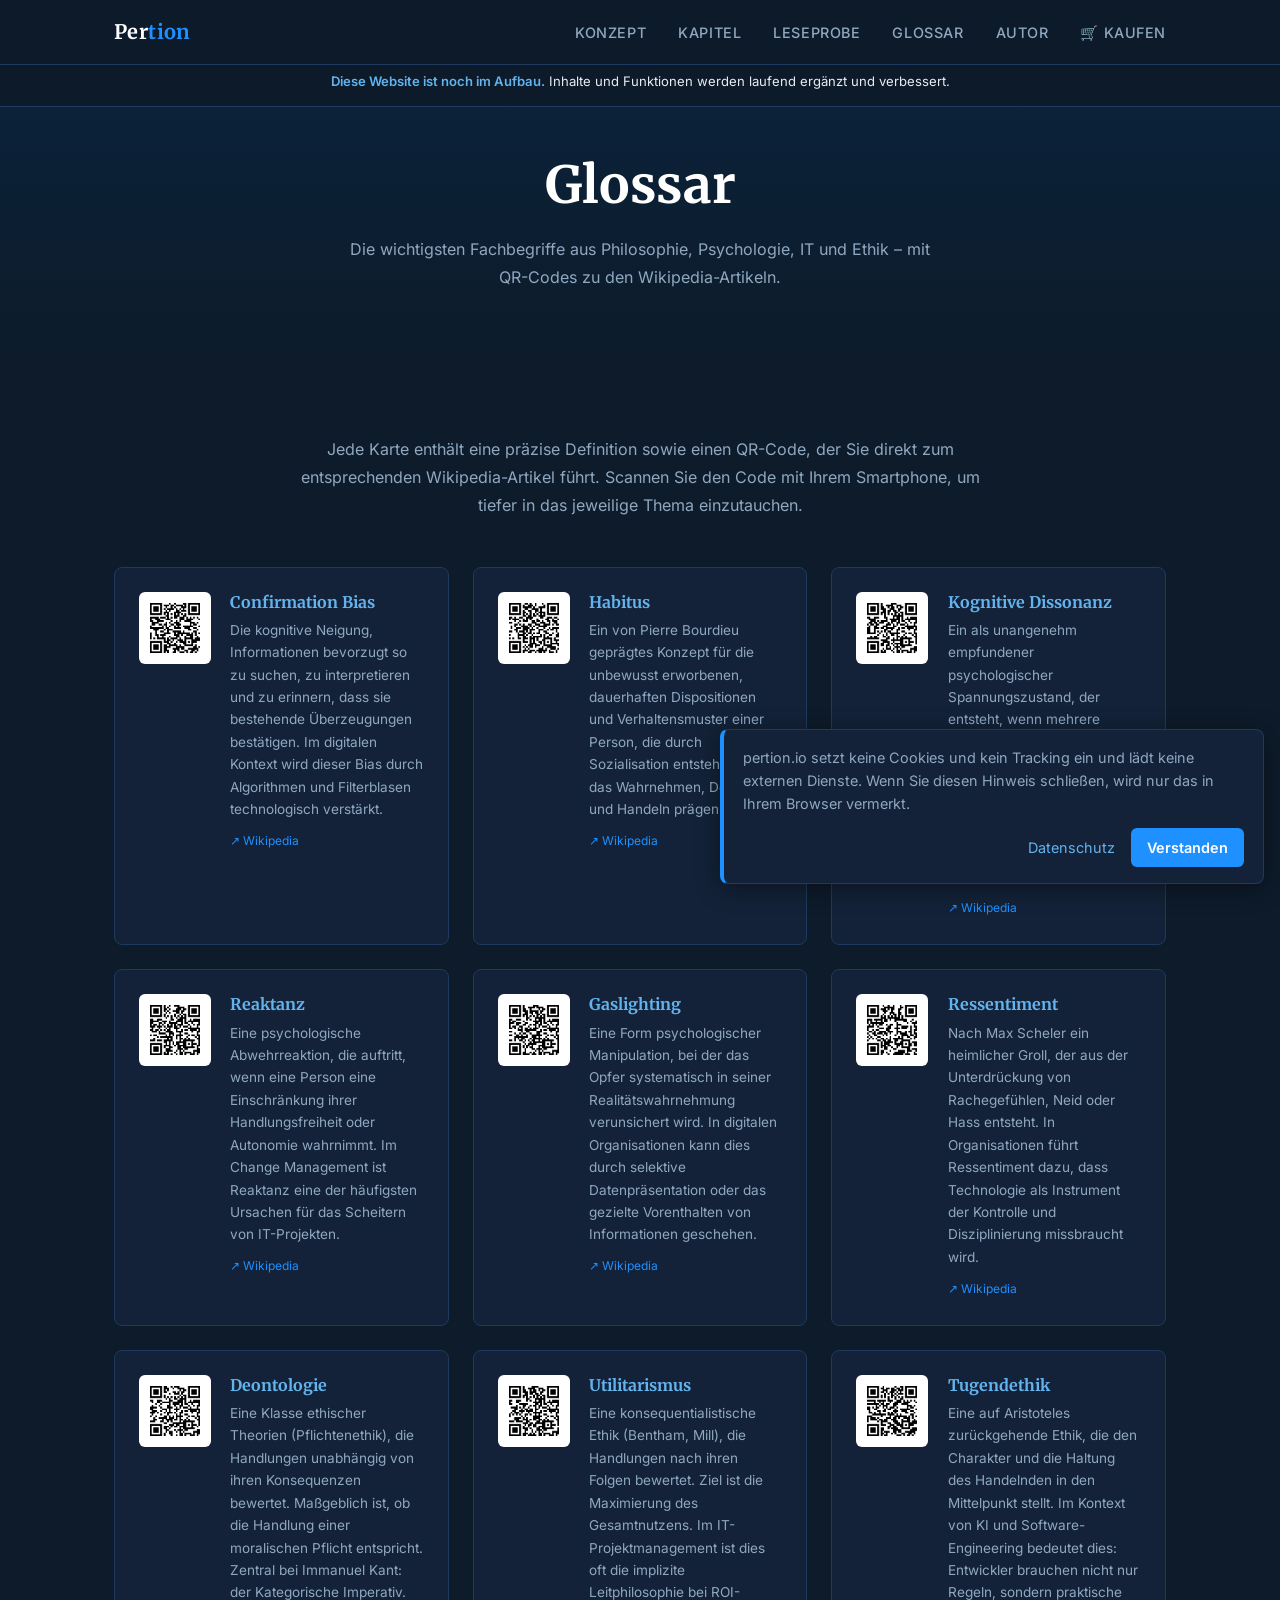
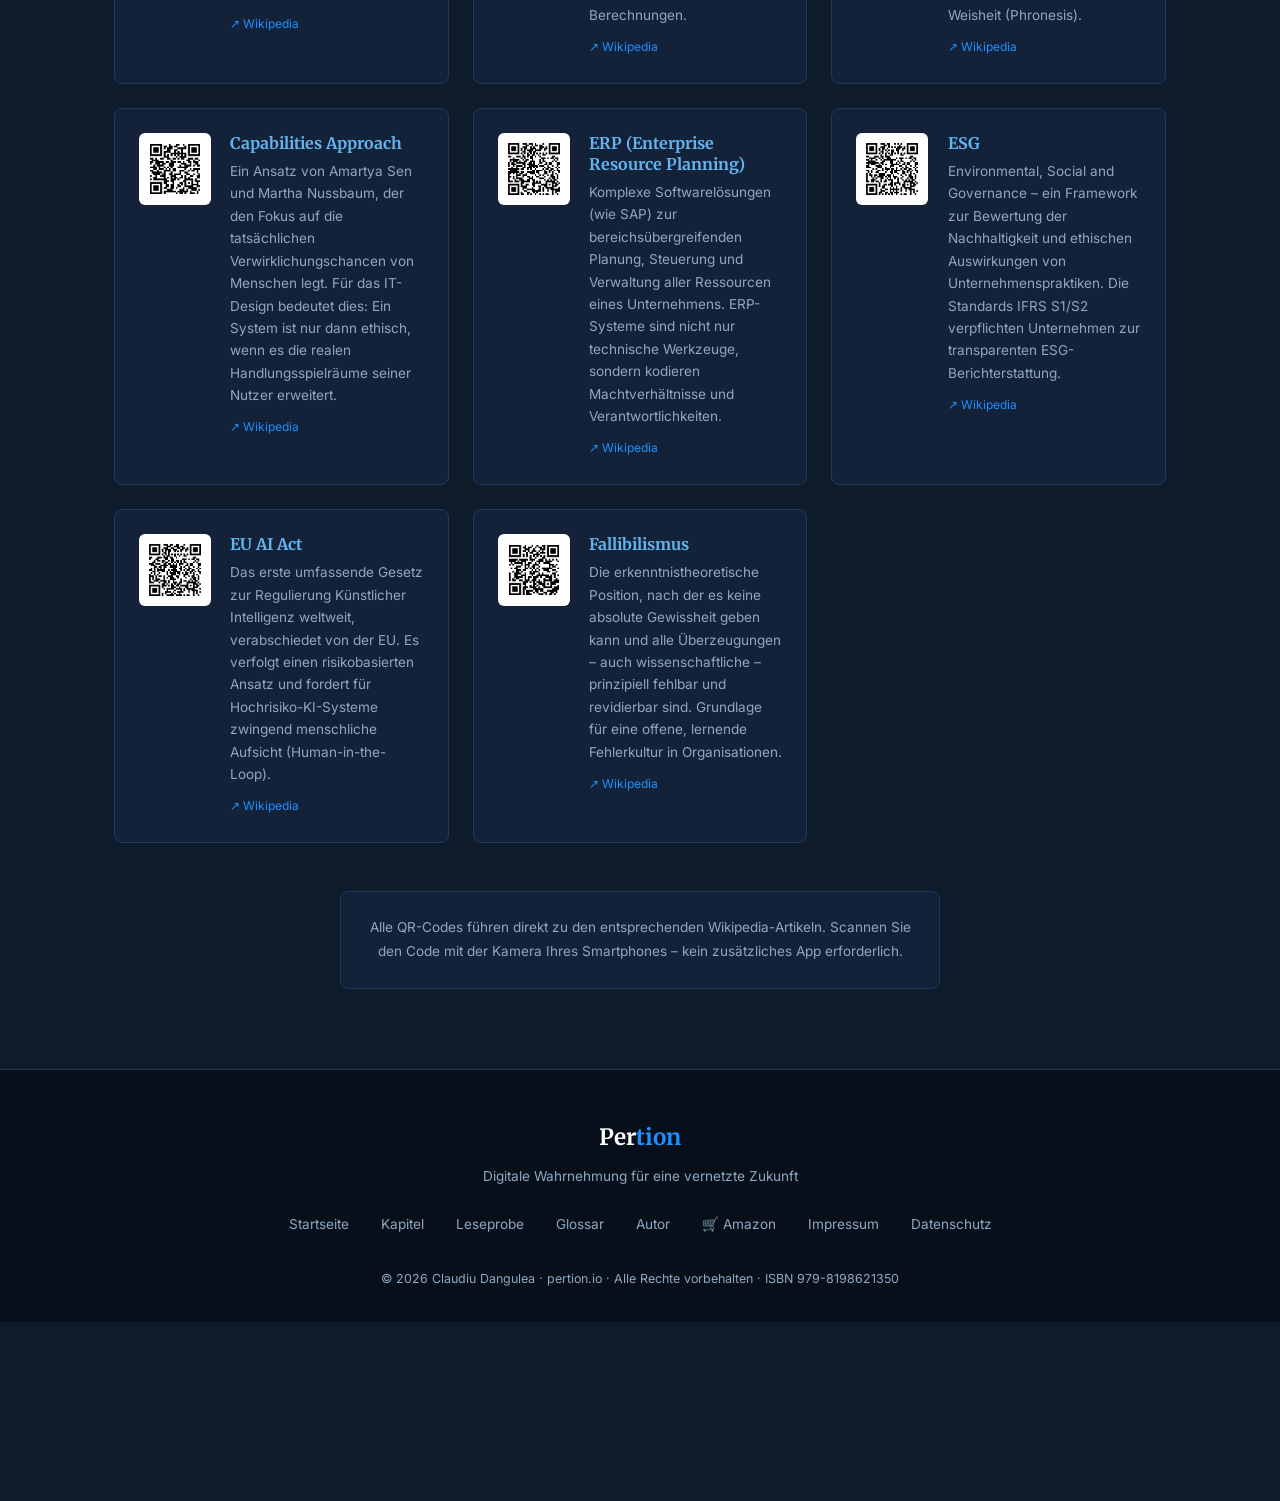
<file: glossar.html>
<!DOCTYPE html>
<html lang="de">
<head>
  <meta charset="UTF-8">
  <meta name="viewport" content="width=device-width, initial-scale=1.0">
  <title>Glossar – Pertion</title>
  <meta property="og:title" content="Glossar – Pertion von Claudiu Dangulea">
  <meta property="og:description" content="Fachbegriffe aus Philosophie, Psychologie, IT und Ethik erklärt: Confirmation Bias, Habitus, Ethical Debt, DTRS, EU AI Act und mehr – mit QR-Codes zu Wikipedia.">
  <meta property="og:type" content="website">
  <meta property="og:image" content="https://intiequals1.github.io/pertion/assets/og-image.png">
  <meta property="og:url" content="https://intiequals1.github.io/pertion/glossar.html">
  <meta name="twitter:card" content="summary_large_image">
  <meta name="twitter:image" content="https://intiequals1.github.io/pertion/assets/og-image.png">
  <meta name="description" content="Glossar der wichtigsten Fachbegriffe aus dem Buch Pertion – Digitale Wahrnehmung für eine vernetzte Zukunft von Claudiu Dangulea.">
  <link rel="stylesheet" href="assets/css/fonts.css">
  <link rel="stylesheet" href="assets/css/style.css">
  <style>
    .glossar-intro {
      max-width: 720px; margin: 0 auto 3rem; text-align: center;
    }
    .glossar-intro p { color: var(--text-muted); }
    .glossar-grid {
      display: grid;
      grid-template-columns: repeat(auto-fill, minmax(320px, 1fr));
      gap: 1.5rem;
    }
    .glossar-card {
      background: var(--surface);
      border: 1px solid var(--border);
      border-radius: var(--radius);
      padding: 1.5rem;
      display: flex; gap: 1.2rem; align-items: flex-start;
      transition: border-color 0.3s ease, transform 0.3s ease;
    }
    .glossar-card:hover {
      border-color: var(--accent-light);
      transform: translateY(-3px);
    }
    .glossar-qr {
      flex-shrink: 0;
      width: 72px; height: 72px;
      background: white; border-radius: 6px;
      padding: 4px;
      display: flex; align-items: center; justify-content: center;
    }
    .glossar-qr img { width: 64px; height: 64px; }
    .glossar-content h3 {
      font-size: 1rem; color: var(--accent-light);
      margin-bottom: .4rem;
    }
    .glossar-content p {
      font-size: .85rem; color: var(--text-muted);
      margin: 0; line-height: 1.65;
    }
    .glossar-content .wiki-link {
      display: inline-block; margin-top: .6rem;
      font-size: .75rem; color: var(--accent);
      text-decoration: none;
    }
    .glossar-content .wiki-link:hover { color: var(--white); }
    .glossar-filter {
      display: flex; flex-wrap: wrap; gap: .6rem;
      margin-bottom: 2.5rem; justify-content: center;
    }
    .filter-btn {
      padding: .35rem 1rem; border-radius: 20px;
      border: 1px solid var(--border);
      background: transparent; color: var(--text-muted);
      font-size: .8rem; cursor: pointer;
      transition: all 0.2s ease;
    }
    .filter-btn:hover, .filter-btn.active {
      border-color: var(--accent); color: var(--white);
      background: rgba(30,144,255,0.1);
    }
    .qr-note {
      text-align: center; margin-top: 3rem;
      padding: 1.5rem; background: var(--surface);
      border: 1px solid var(--border); border-radius: var(--radius);
      max-width: 600px; margin: 3rem auto 0;
    }
    .qr-note p { color: var(--text-muted); font-size: .85rem; margin: 0; }
  </style>
</head>
<body>

<nav>
  <div class="nav-inner">
    <a href="index.html" class="nav-logo">Per<span>tion</span></a>
    <ul class="nav-links">
      <li><a href="index.html#pillars">Konzept</a></li>
      <li><a href="kapitel.html">Kapitel</a></li>
      <li><a href="leseprobe.html">Leseprobe</a></li>
      <li><a href="glossar.html" class="active">Glossar</a></li>
      <li><a href="autor.html">Autor</a></li>
      <li><a href="https://amzn.eu/d/0fxd5NEx" target="_blank" rel="noopener">&#128722; Kaufen</a></li>
    </ul>
    <button class="nav-toggle" aria-label="Menü öffnen">
      <span></span><span></span><span></span>
    </button>
  </div>
  <aside class="site-notice" aria-label="Hinweis zum Entwicklungsstand"><p><strong>Diese Website ist noch im Aufbau.</strong> Inhalte und Funktionen werden laufend ergänzt und verbessert.</p></aside>
</nav>

<div class="page-hero">
  <div class="container">
    <h1>Glossar</h1>
    <p>Die wichtigsten Fachbegriffe aus Philosophie, Psychologie, IT und Ethik – mit QR-Codes zu den Wikipedia-Artikeln.</p>
  </div>
</div>

<section>
  <div class="container">

    <div class="glossar-intro">
      <p>Jede Karte enthält eine präzise Definition sowie einen QR-Code, der Sie direkt zum entsprechenden Wikipedia-Artikel führt. Scannen Sie den Code mit Ihrem Smartphone, um tiefer in das jeweilige Thema einzutauchen.</p>
    </div>

    <div class="glossar-grid">

      <!-- Confirmation Bias -->
      <div class="glossar-card">
        <div class="glossar-qr">
          <img src="assets/qrcodes/Confirmation_Bias.png" alt="QR-Code: Confirmation Bias">
        </div>
        <div class="glossar-content">
          <h3>Confirmation Bias</h3>
          <p>Die kognitive Neigung, Informationen bevorzugt so zu suchen, zu interpretieren und zu erinnern, dass sie bestehende Überzeugungen bestätigen. Im digitalen Kontext wird dieser Bias durch Algorithmen und Filterblasen technologisch verstärkt.</p>
          <a class="wiki-link" href="https://de.wikipedia.org/wiki/Best%C3%A4tigungsfehler" target="_blank">&#8599; Wikipedia</a>
        </div>
      </div>

      <!-- Habitus -->
      <div class="glossar-card">
        <div class="glossar-qr">
          <img src="assets/qrcodes/Habitus.png" alt="QR-Code: Habitus">
        </div>
        <div class="glossar-content">
          <h3>Habitus</h3>
          <p>Ein von Pierre Bourdieu geprägtes Konzept für die unbewusst erworbenen, dauerhaften Dispositionen und Verhaltensmuster einer Person, die durch Sozialisation entstehen und das Wahrnehmen, Denken und Handeln prägen.</p>
          <a class="wiki-link" href="https://de.wikipedia.org/wiki/Habitus_(Soziologie)" target="_blank">&#8599; Wikipedia</a>
        </div>
      </div>

      <!-- Kognitive Dissonanz -->
      <div class="glossar-card">
        <div class="glossar-qr">
          <img src="assets/qrcodes/Kognitive_Dissonanz.png" alt="QR-Code: Kognitive Dissonanz">
        </div>
        <div class="glossar-content">
          <h3>Kognitive Dissonanz</h3>
          <p>Ein als unangenehm empfundener psychologischer Spannungszustand, der entsteht, wenn mehrere Kognitionen (Wahrnehmungen, Überzeugungen, Wünsche) nicht miteinander vereinbar sind. Menschen versuchen, diesen Zustand aktiv zu vermeiden.</p>
          <a class="wiki-link" href="https://de.wikipedia.org/wiki/Kognitive_Dissonanz" target="_blank">&#8599; Wikipedia</a>
        </div>
      </div>

      <!-- Reaktanz -->
      <div class="glossar-card">
        <div class="glossar-qr">
          <img src="assets/qrcodes/Reaktanz.png" alt="QR-Code: Reaktanz">
        </div>
        <div class="glossar-content">
          <h3>Reaktanz</h3>
          <p>Eine psychologische Abwehrreaktion, die auftritt, wenn eine Person eine Einschränkung ihrer Handlungsfreiheit oder Autonomie wahrnimmt. Im Change Management ist Reaktanz eine der häufigsten Ursachen für das Scheitern von IT-Projekten.</p>
          <a class="wiki-link" href="https://de.wikipedia.org/wiki/Reaktanz_(Psychologie)" target="_blank">&#8599; Wikipedia</a>
        </div>
      </div>

      <!-- Gaslighting -->
      <div class="glossar-card">
        <div class="glossar-qr">
          <img src="assets/qrcodes/Gaslighting.png" alt="QR-Code: Gaslighting">
        </div>
        <div class="glossar-content">
          <h3>Gaslighting</h3>
          <p>Eine Form psychologischer Manipulation, bei der das Opfer systematisch in seiner Realitätswahrnehmung verunsichert wird. In digitalen Organisationen kann dies durch selektive Datenpräsentation oder das gezielte Vorenthalten von Informationen geschehen.</p>
          <a class="wiki-link" href="https://de.wikipedia.org/wiki/Gaslighting" target="_blank">&#8599; Wikipedia</a>
        </div>
      </div>

      <!-- Ressentiment -->
      <div class="glossar-card">
        <div class="glossar-qr">
          <img src="assets/qrcodes/Ressentiment.png" alt="QR-Code: Ressentiment">
        </div>
        <div class="glossar-content">
          <h3>Ressentiment</h3>
          <p>Nach Max Scheler ein heimlicher Groll, der aus der Unterdrückung von Rachegefühlen, Neid oder Hass entsteht. In Organisationen führt Ressentiment dazu, dass Technologie als Instrument der Kontrolle und Disziplinierung missbraucht wird.</p>
          <a class="wiki-link" href="https://de.wikipedia.org/wiki/Ressentiment" target="_blank">&#8599; Wikipedia</a>
        </div>
      </div>

      <!-- Deontologie -->
      <div class="glossar-card">
        <div class="glossar-qr">
          <img src="assets/qrcodes/Deontologie.png" alt="QR-Code: Deontologie">
        </div>
        <div class="glossar-content">
          <h3>Deontologie</h3>
          <p>Eine Klasse ethischer Theorien (Pflichtenethik), die Handlungen unabhängig von ihren Konsequenzen bewertet. Maßgeblich ist, ob die Handlung einer moralischen Pflicht entspricht. Zentral bei Immanuel Kant: der Kategorische Imperativ.</p>
          <a class="wiki-link" href="https://de.wikipedia.org/wiki/Deontologische_Ethik" target="_blank">&#8599; Wikipedia</a>
        </div>
      </div>

      <!-- Utilitarismus -->
      <div class="glossar-card">
        <div class="glossar-qr">
          <img src="assets/qrcodes/Utilitarismus.png" alt="QR-Code: Utilitarismus">
        </div>
        <div class="glossar-content">
          <h3>Utilitarismus</h3>
          <p>Eine konsequentialistische Ethik (Bentham, Mill), die Handlungen nach ihren Folgen bewertet. Ziel ist die Maximierung des Gesamtnutzens. Im IT-Projektmanagement ist dies oft die implizite Leitphilosophie bei ROI-Berechnungen.</p>
          <a class="wiki-link" href="https://de.wikipedia.org/wiki/Utilitarismus" target="_blank">&#8599; Wikipedia</a>
        </div>
      </div>

      <!-- Tugendethik -->
      <div class="glossar-card">
        <div class="glossar-qr">
          <img src="assets/qrcodes/Tugendethik.png" alt="QR-Code: Tugendethik">
        </div>
        <div class="glossar-content">
          <h3>Tugendethik</h3>
          <p>Eine auf Aristoteles zurückgehende Ethik, die den Charakter und die Haltung des Handelnden in den Mittelpunkt stellt. Im Kontext von KI und Software-Engineering bedeutet dies: Entwickler brauchen nicht nur Regeln, sondern praktische Weisheit (Phronesis).</p>
          <a class="wiki-link" href="https://de.wikipedia.org/wiki/Tugendethik" target="_blank">&#8599; Wikipedia</a>
        </div>
      </div>

      <!-- Capabilities Approach -->
      <div class="glossar-card">
        <div class="glossar-qr">
          <img src="assets/qrcodes/Capabilities_Approach.png" alt="QR-Code: Capabilities Approach">
        </div>
        <div class="glossar-content">
          <h3>Capabilities Approach</h3>
          <p>Ein Ansatz von Amartya Sen und Martha Nussbaum, der den Fokus auf die tatsächlichen Verwirklichungschancen von Menschen legt. Für das IT-Design bedeutet dies: Ein System ist nur dann ethisch, wenn es die realen Handlungsspielräume seiner Nutzer erweitert.</p>
          <a class="wiki-link" href="https://de.wikipedia.org/wiki/F%C3%A4higkeitenansatz" target="_blank">&#8599; Wikipedia</a>
        </div>
      </div>

      <!-- ERP -->
      <div class="glossar-card">
        <div class="glossar-qr">
          <img src="assets/qrcodes/ERP.png" alt="QR-Code: ERP">
        </div>
        <div class="glossar-content">
          <h3>ERP (Enterprise Resource Planning)</h3>
          <p>Komplexe Softwarelösungen (wie SAP) zur bereichsübergreifenden Planung, Steuerung und Verwaltung aller Ressourcen eines Unternehmens. ERP-Systeme sind nicht nur technische Werkzeuge, sondern kodieren Machtverhältnisse und Verantwortlichkeiten.</p>
          <a class="wiki-link" href="https://de.wikipedia.org/wiki/Enterprise-Resource-Planning" target="_blank">&#8599; Wikipedia</a>
        </div>
      </div>

      <!-- ESG -->
      <div class="glossar-card">
        <div class="glossar-qr">
          <img src="assets/qrcodes/ESG.png" alt="QR-Code: ESG">
        </div>
        <div class="glossar-content">
          <h3>ESG</h3>
          <p>Environmental, Social and Governance – ein Framework zur Bewertung der Nachhaltigkeit und ethischen Auswirkungen von Unternehmenspraktiken. Die Standards IFRS S1/S2 verpflichten Unternehmen zur transparenten ESG-Berichterstattung.</p>
          <a class="wiki-link" href="https://de.wikipedia.org/wiki/Environmental,_Social_and_Governance" target="_blank">&#8599; Wikipedia</a>
        </div>
      </div>

      <!-- EU AI Act -->
      <div class="glossar-card">
        <div class="glossar-qr">
          <img src="assets/qrcodes/EU_AI_Act.png" alt="QR-Code: EU AI Act">
        </div>
        <div class="glossar-content">
          <h3>EU AI Act</h3>
          <p>Das erste umfassende Gesetz zur Regulierung Künstlicher Intelligenz weltweit, verabschiedet von der EU. Es verfolgt einen risikobasierten Ansatz und fordert für Hochrisiko-KI-Systeme zwingend menschliche Aufsicht (Human-in-the-Loop).</p>
          <a class="wiki-link" href="https://de.wikipedia.org/wiki/Gesetz_%C3%BCber_k%C3%BCnstliche_Intelligenz" target="_blank">&#8599; Wikipedia</a>
        </div>
      </div>

      <!-- Fallibilismus -->
      <div class="glossar-card">
        <div class="glossar-qr">
          <img src="assets/qrcodes/Fallibilismus.png" alt="QR-Code: Fallibilismus">
        </div>
        <div class="glossar-content">
          <h3>Fallibilismus</h3>
          <p>Die erkenntnistheoretische Position, nach der es keine absolute Gewissheit geben kann und alle Überzeugungen – auch wissenschaftliche – prinzipiell fehlbar und revidierbar sind. Grundlage für eine offene, lernende Fehlerkultur in Organisationen.</p>
          <a class="wiki-link" href="https://de.wikipedia.org/wiki/Fallibilismus" target="_blank">&#8599; Wikipedia</a>
        </div>
      </div>

    </div>

    <div class="qr-note">
      <p>Alle QR-Codes führen direkt zu den entsprechenden Wikipedia-Artikeln. Scannen Sie den Code mit der Kamera Ihres Smartphones – kein zusätzliches App erforderlich.</p>
    </div>

  </div>
</section>

<footer>
  <div class="container">
    <div class="footer-logo">Per<span>tion</span></div>
    <div class="footer-sub">Digitale Wahrnehmung für eine vernetzte Zukunft</div>
    <div class="footer-links">
      <a href="index.html">Startseite</a>
      <a href="kapitel.html">Kapitel</a>
      <a href="leseprobe.html">Leseprobe</a>
      <a href="glossar.html">Glossar</a>
      <a href="autor.html">Autor</a>
      <a href="https://amzn.eu/d/0fxd5NEx" target="_blank" rel="noopener">&#128722; Amazon</a>
      <a href="impressum.html">Impressum</a>
      <a href="datenschutz.html">Datenschutz</a>
    </div>
    <div class="footer-copy">&copy; 2026 Claudiu Dangulea &middot; pertion.io &middot; Alle Rechte vorbehalten &middot; ISBN 979-8198621350</div>
  </div>
</footer>

<script src="assets/js/main.js"></script>
</body>
</html>
</file>
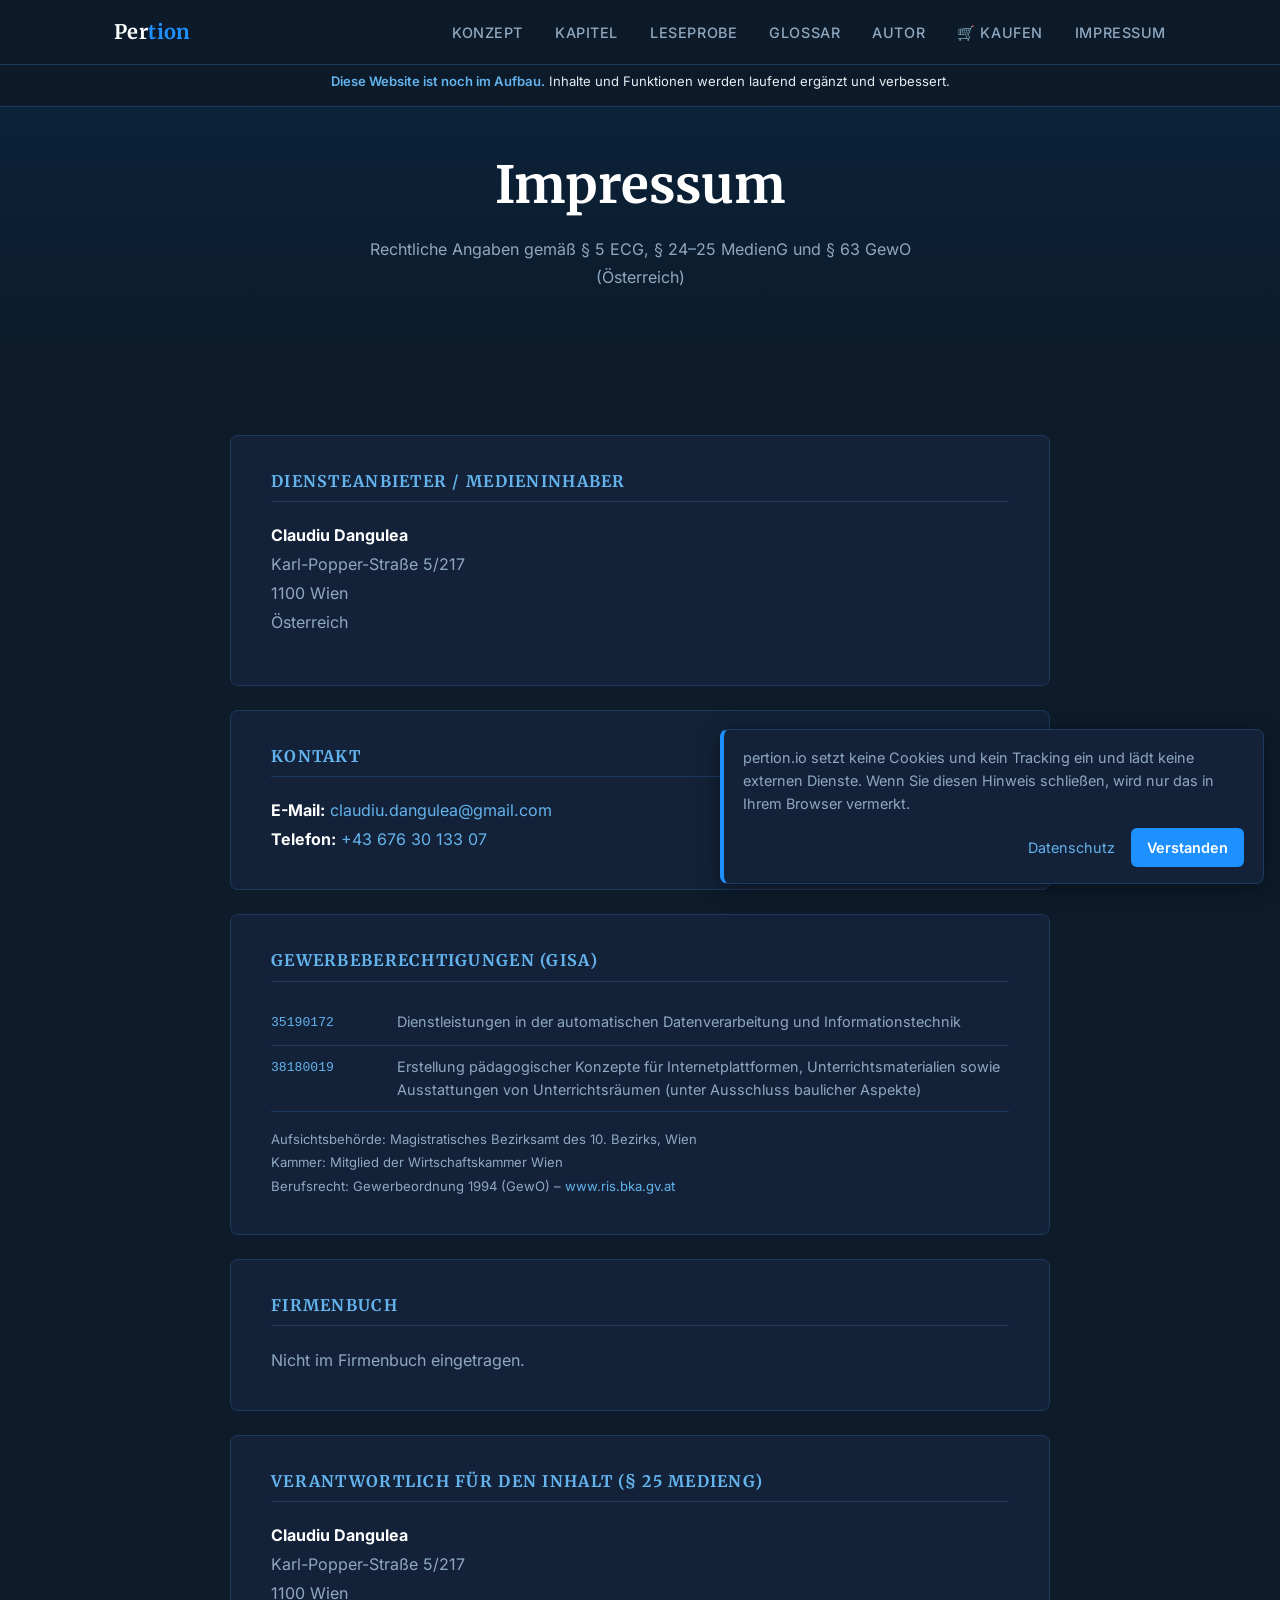
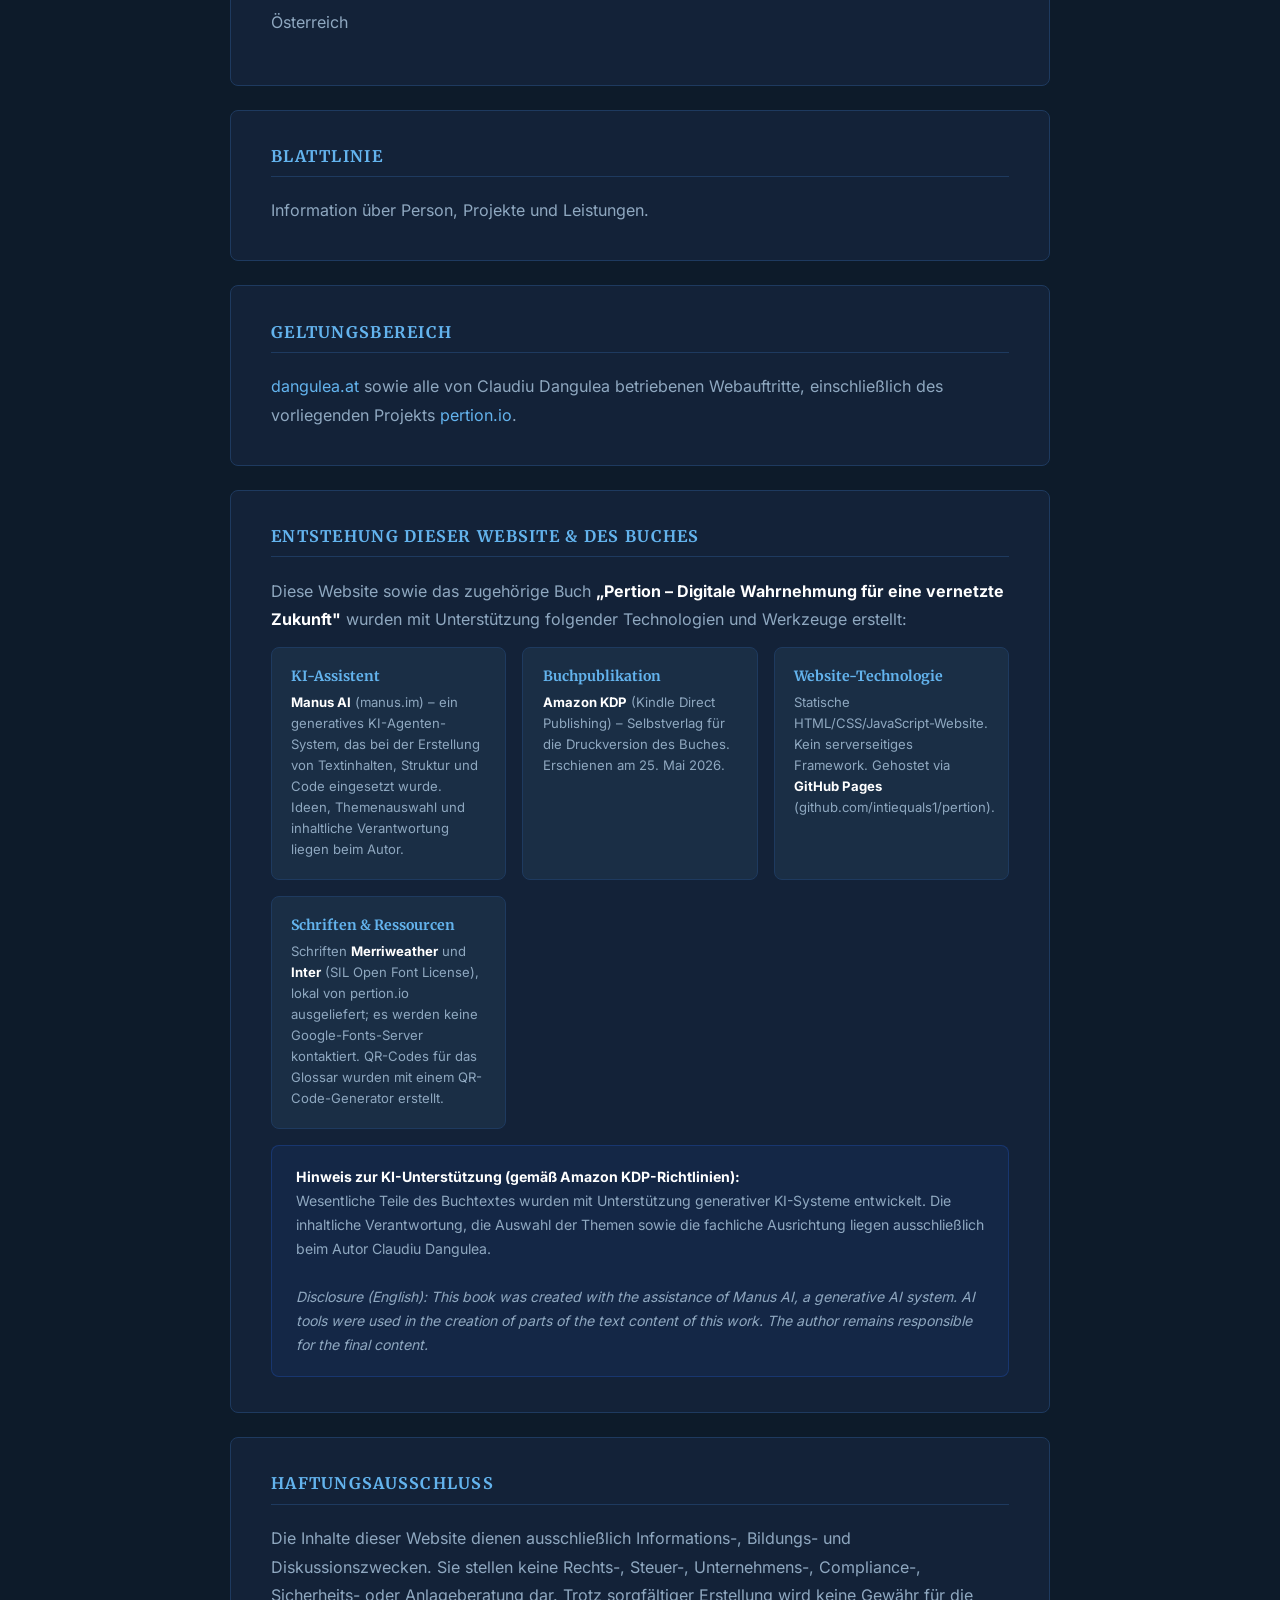
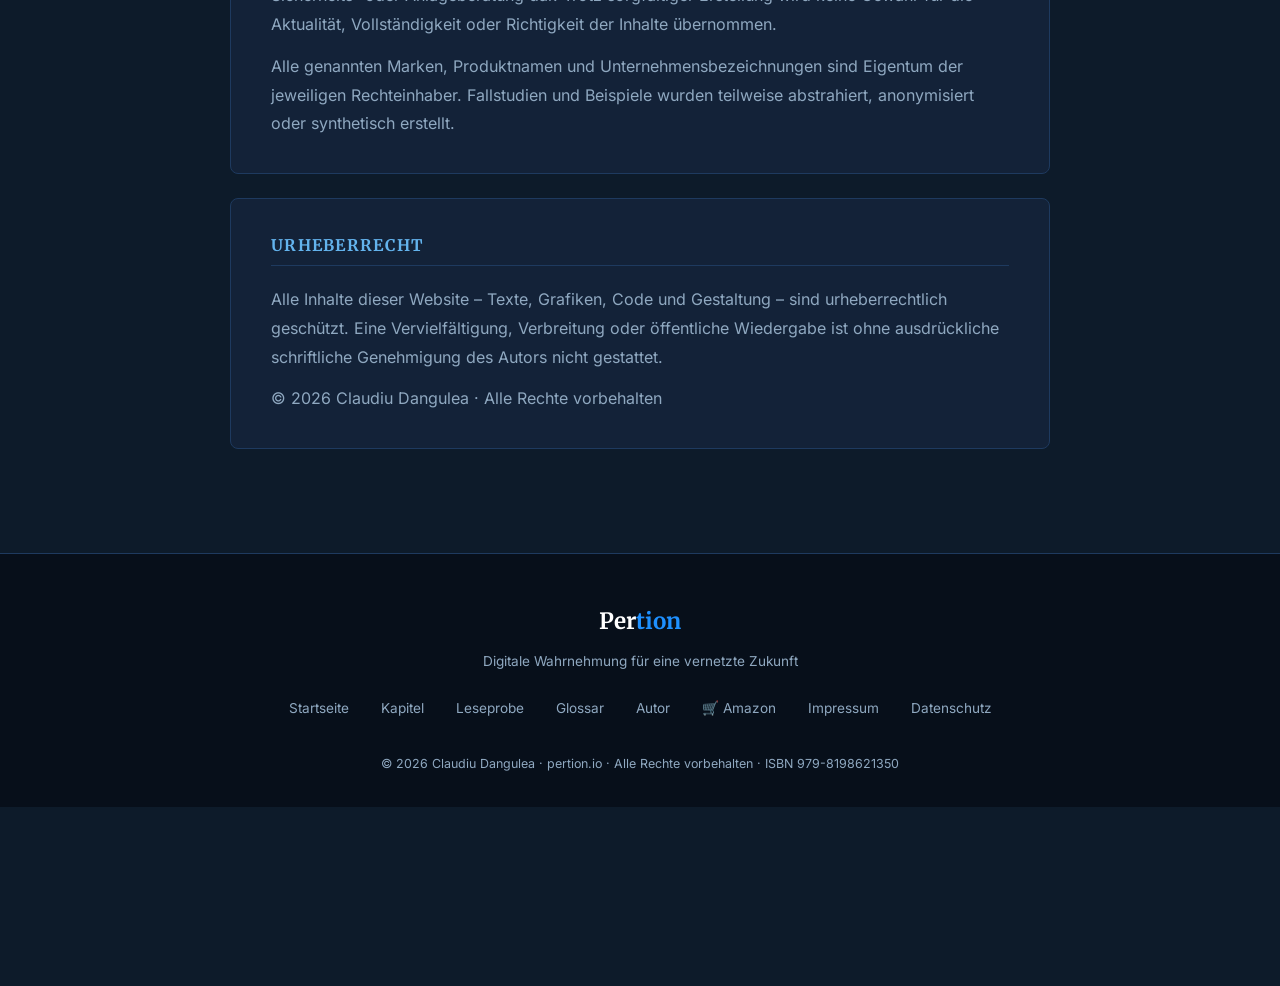
<file: impressum.html>
<!DOCTYPE html>
<html lang="de">
<head>
  <meta charset="UTF-8">
  <meta name="viewport" content="width=device-width, initial-scale=1.0">
  <title>Impressum – Pertion</title>
  <meta name="description" content="Impressum und rechtliche Angaben zur Website pertion.io von Claudiu Dangulea, Wien.">
  <meta property="og:title" content="Impressum – Pertion von Claudiu Dangulea">
  <meta property="og:description" content="Impressum gemäß § 5 ECG, § 24–25 MedienG und § 63 GewO (Österreich). Diensteanbieter: Claudiu Dangulea, Karl-Popper-Straße 5/217, 1100 Wien. GISA-Zahlen, Kontakt und Entstehungshinweise.">
  <meta property="og:type" content="website">
  <meta property="og:image" content="https://intiequals1.github.io/pertion/assets/og-image.png">
  <meta property="og:url" content="https://intiequals1.github.io/pertion/impressum.html">
  <meta name="twitter:card" content="summary_large_image">
  <meta name="twitter:image" content="https://intiequals1.github.io/pertion/assets/og-image.png">
  <link rel="stylesheet" href="assets/css/fonts.css">
  <link rel="stylesheet" href="assets/css/style.css">
  <style>
    .impressum-section { max-width: 820px; margin: 0 auto; }
    .impressum-block {
      background: var(--surface);
      border: 1px solid var(--border);
      border-radius: var(--radius);
      padding: 2.2rem 2.5rem;
      margin-bottom: 1.5rem;
    }
    .impressum-block h2 {
      font-size: 1rem;
      font-weight: 700;
      letter-spacing: .08em;
      text-transform: uppercase;
      color: var(--accent-light);
      margin-bottom: 1.2rem;
      padding-bottom: .6rem;
      border-bottom: 1px solid var(--border);
    }
    .impressum-block p,
    .impressum-block address {
      font-style: normal;
      color: var(--text-muted);
      line-height: 1.8;
      margin: 0 0 .8rem;
    }
    .impressum-block p:last-child { margin-bottom: 0; }
    .impressum-block strong { color: var(--white); }
    .impressum-block a { color: var(--accent-light); text-decoration: none; }
    .impressum-block a:hover { text-decoration: underline; }
    .gisa-row {
      display: flex; gap: 1rem; align-items: flex-start;
      padding: .6rem 0; border-bottom: 1px solid var(--border);
    }
    .gisa-row:last-child { border-bottom: none; }
    .gisa-num {
      font-family: var(--font-mono, monospace);
      font-size: .82rem; color: var(--accent-light);
      white-space: nowrap; padding-top: .1rem; min-width: 110px;
    }
    .gisa-desc { color: var(--text-muted); font-size: .9rem; line-height: 1.6; }
    .creation-grid {
      display: grid;
      grid-template-columns: repeat(auto-fill, minmax(220px, 1fr));
      gap: 1rem; margin-top: .8rem;
    }
    .creation-card {
      background: var(--surface-2);
      border: 1px solid var(--border);
      border-radius: var(--radius);
      padding: 1.2rem;
    }
    .creation-card h3 { font-size: .88rem; color: var(--accent-light); margin-bottom: .4rem; }
    .creation-card p { font-size: .82rem; color: var(--text-muted); margin: 0; line-height: 1.6; }
    .notice-box {
      background: rgba(37, 99, 235, 0.08);
      border: 1px solid rgba(37, 99, 235, 0.25);
      border-radius: var(--radius);
      padding: 1.2rem 1.5rem;
      margin-top: 1rem;
      font-size: .88rem;
      color: var(--text-muted);
      line-height: 1.7;
    }
    @media (max-width: 600px) {
      .impressum-block { padding: 1.4rem 1.2rem; }
    }
  </style>
</head>
<body>

<nav>
  <div class="nav-inner">
    <a href="index.html" class="nav-logo">Per<span>tion</span></a>
    <ul class="nav-links">
      <li><a href="index.html#pillars">Konzept</a></li>
      <li><a href="kapitel.html">Kapitel</a></li>
      <li><a href="leseprobe.html">Leseprobe</a></li>
      <li><a href="glossar.html">Glossar</a></li>
      <li><a href="autor.html">Autor</a></li>
      <li><a href="https://amzn.eu/d/0fxd5NEx" target="_blank" rel="noopener">&#128722; Kaufen</a></li>
      <li><a href="impressum.html" class="active">Impressum</a></li>
    </ul>
    <button class="nav-toggle" aria-label="Menü öffnen">
      <span></span><span></span><span></span>
    </button>
  </div>
  <aside class="site-notice" aria-label="Hinweis zum Entwicklungsstand"><p><strong>Diese Website ist noch im Aufbau.</strong> Inhalte und Funktionen werden laufend ergänzt und verbessert.</p></aside>
</nav>

<div class="page-hero">
  <div class="container">
    <h1>Impressum</h1>
    <p>Rechtliche Angaben gemäß § 5 ECG, § 24–25 MedienG und § 63 GewO (Österreich)</p>
  </div>
</div>

<section>
  <div class="container">
    <div class="impressum-section">

      <!-- Diensteanbieter -->
      <div class="impressum-block">
        <h2>Diensteanbieter / Medieninhaber</h2>
        <address>
          <strong>Claudiu Dangulea</strong><br>
          Karl-Popper-Straße 5/217<br>
          1100 Wien<br>
          Österreich
        </address>
      </div>

      <!-- Kontakt -->
      <div class="impressum-block">
        <h2>Kontakt</h2>
        <p>
          <strong>E-Mail:</strong> <a href="mailto:claudiu.dangulea@gmail.com">claudiu.dangulea@gmail.com</a><br>
          <strong>Telefon:</strong> <a href="tel:+436763013307">+43 676 30 133 07</a>
        </p>
      </div>

      <!-- Gewerbeberechtigungen -->
      <div class="impressum-block">
        <h2>Gewerbeberechtigungen (GISA)</h2>
        <div class="gisa-row">
          <span class="gisa-num">35190172</span>
          <span class="gisa-desc">Dienstleistungen in der automatischen Datenverarbeitung und Informationstechnik</span>
        </div>
        <div class="gisa-row">
          <span class="gisa-num">38180019</span>
          <span class="gisa-desc">Erstellung pädagogischer Konzepte für Internetplattformen, Unterrichtsmaterialien sowie Ausstattungen von Unterrichtsräumen (unter Ausschluss baulicher Aspekte)</span>
        </div>
        <p style="margin-top:1rem; font-size:.82rem;">
          Aufsichtsbehörde: Magistratisches Bezirksamt des 10. Bezirks, Wien<br>
          Kammer: Mitglied der Wirtschaftskammer Wien<br>
          Berufsrecht: Gewerbeordnung 1994 (GewO) – <a href="https://www.ris.bka.gv.at" target="_blank" rel="noopener">www.ris.bka.gv.at</a>
        </p>
      </div>

      <!-- Firmenbuch -->
      <div class="impressum-block">
        <h2>Firmenbuch</h2>
        <p>Nicht im Firmenbuch eingetragen.</p>
      </div>

      <!-- Verantwortlich für den Inhalt -->
      <div class="impressum-block">
        <h2>Verantwortlich für den Inhalt (§ 25 MedienG)</h2>
        <address>
          <strong>Claudiu Dangulea</strong><br>
          Karl-Popper-Straße 5/217<br>
          1100 Wien<br>
          Österreich
        </address>
      </div>

      <!-- Blattlinie -->
      <div class="impressum-block">
        <h2>Blattlinie</h2>
        <p>Information über Person, Projekte und Leistungen.</p>
      </div>

      <!-- Geltungsbereich -->
      <div class="impressum-block">
        <h2>Geltungsbereich</h2>
        <p>
          <a href="https://dangulea.at" target="_blank" rel="noopener">dangulea.at</a> sowie alle von Claudiu Dangulea betriebenen Webauftritte, einschließlich des vorliegenden Projekts <a href="https://pertion.io" target="_blank" rel="noopener">pertion.io</a>.
        </p>
      </div>

      <!-- Wie diese Website erstellt wurde -->
      <div class="impressum-block">
        <h2>Entstehung dieser Website &amp; des Buches</h2>
        <p>Diese Website sowie das zugehörige Buch <strong>„Pertion – Digitale Wahrnehmung für eine vernetzte Zukunft"</strong> wurden mit Unterstützung folgender Technologien und Werkzeuge erstellt:</p>

        <div class="creation-grid">
          <div class="creation-card">
            <h3>KI-Assistent</h3>
            <p><strong>Manus AI</strong> (manus.im) – ein generatives KI-Agenten-System, das bei der Erstellung von Textinhalten, Struktur und Code eingesetzt wurde. Ideen, Themenauswahl und inhaltliche Verantwortung liegen beim Autor.</p>
          </div>
          <div class="creation-card">
            <h3>Buchpublikation</h3>
            <p><strong>Amazon KDP</strong> (Kindle Direct Publishing) – Selbstverlag für die Druckversion des Buches. Erschienen am 25. Mai 2026.</p>
          </div>
          <div class="creation-card">
            <h3>Website-Technologie</h3>
            <p>Statische HTML/CSS/JavaScript-Website. Kein serverseitiges Framework. Gehostet via <strong>GitHub Pages</strong> (github.com/intiequals1/pertion).</p>
          </div>
          <div class="creation-card">
            <h3>Schriften &amp; Ressourcen</h3>
            <p>Schriften <strong>Merriweather</strong> und <strong>Inter</strong> (SIL Open Font License), lokal von pertion.io ausgeliefert; es werden keine Google-Fonts-Server kontaktiert. QR-Codes für das Glossar wurden mit einem QR-Code-Generator erstellt.</p>
          </div>
        </div>

        <div class="notice-box">
          <strong>Hinweis zur KI-Unterstützung (gemäß Amazon KDP-Richtlinien):</strong><br>
          Wesentliche Teile des Buchtextes wurden mit Unterstützung generativer KI-Systeme entwickelt. Die inhaltliche Verantwortung, die Auswahl der Themen sowie die fachliche Ausrichtung liegen ausschließlich beim Autor Claudiu Dangulea.<br><br>
          <em>Disclosure (English): This book was created with the assistance of Manus AI, a generative AI system. AI tools were used in the creation of parts of the text content of this work. The author remains responsible for the final content.</em>
        </div>
      </div>

      <!-- Haftungsausschluss -->
      <div class="impressum-block">
        <h2>Haftungsausschluss</h2>
        <p>Die Inhalte dieser Website dienen ausschließlich Informations-, Bildungs- und Diskussionszwecken. Sie stellen keine Rechts-, Steuer-, Unternehmens-, Compliance-, Sicherheits- oder Anlageberatung dar. Trotz sorgfältiger Erstellung wird keine Gewähr für die Aktualität, Vollständigkeit oder Richtigkeit der Inhalte übernommen.</p>
        <p>Alle genannten Marken, Produktnamen und Unternehmensbezeichnungen sind Eigentum der jeweiligen Rechteinhaber. Fallstudien und Beispiele wurden teilweise abstrahiert, anonymisiert oder synthetisch erstellt.</p>
      </div>

      <!-- Urheberrecht -->
      <div class="impressum-block">
        <h2>Urheberrecht</h2>
        <p>Alle Inhalte dieser Website – Texte, Grafiken, Code und Gestaltung – sind urheberrechtlich geschützt. Eine Vervielfältigung, Verbreitung oder öffentliche Wiedergabe ist ohne ausdrückliche schriftliche Genehmigung des Autors nicht gestattet.</p>
        <p>&copy; 2026 Claudiu Dangulea · Alle Rechte vorbehalten</p>
      </div>

    </div>
  </div>
</section>

<footer>
  <div class="container">
    <div class="footer-logo">Per<span>tion</span></div>
    <div class="footer-sub">Digitale Wahrnehmung für eine vernetzte Zukunft</div>
    <div class="footer-links">
      <a href="index.html">Startseite</a>
      <a href="kapitel.html">Kapitel</a>
      <a href="leseprobe.html">Leseprobe</a>
      <a href="glossar.html">Glossar</a>
      <a href="autor.html">Autor</a>
      <a href="https://amzn.eu/d/0fxd5NEx" target="_blank" rel="noopener">&#128722; Amazon</a>
      <a href="impressum.html">Impressum</a>
      <a href="datenschutz.html">Datenschutz</a>
    </div>
    <div class="footer-copy">&copy; 2026 Claudiu Dangulea &middot; pertion.io &middot; Alle Rechte vorbehalten &middot; ISBN 979-8198621350</div>
  </div>
</footer>

<script src="assets/js/main.js"></script>
</body>
</html>
</file>
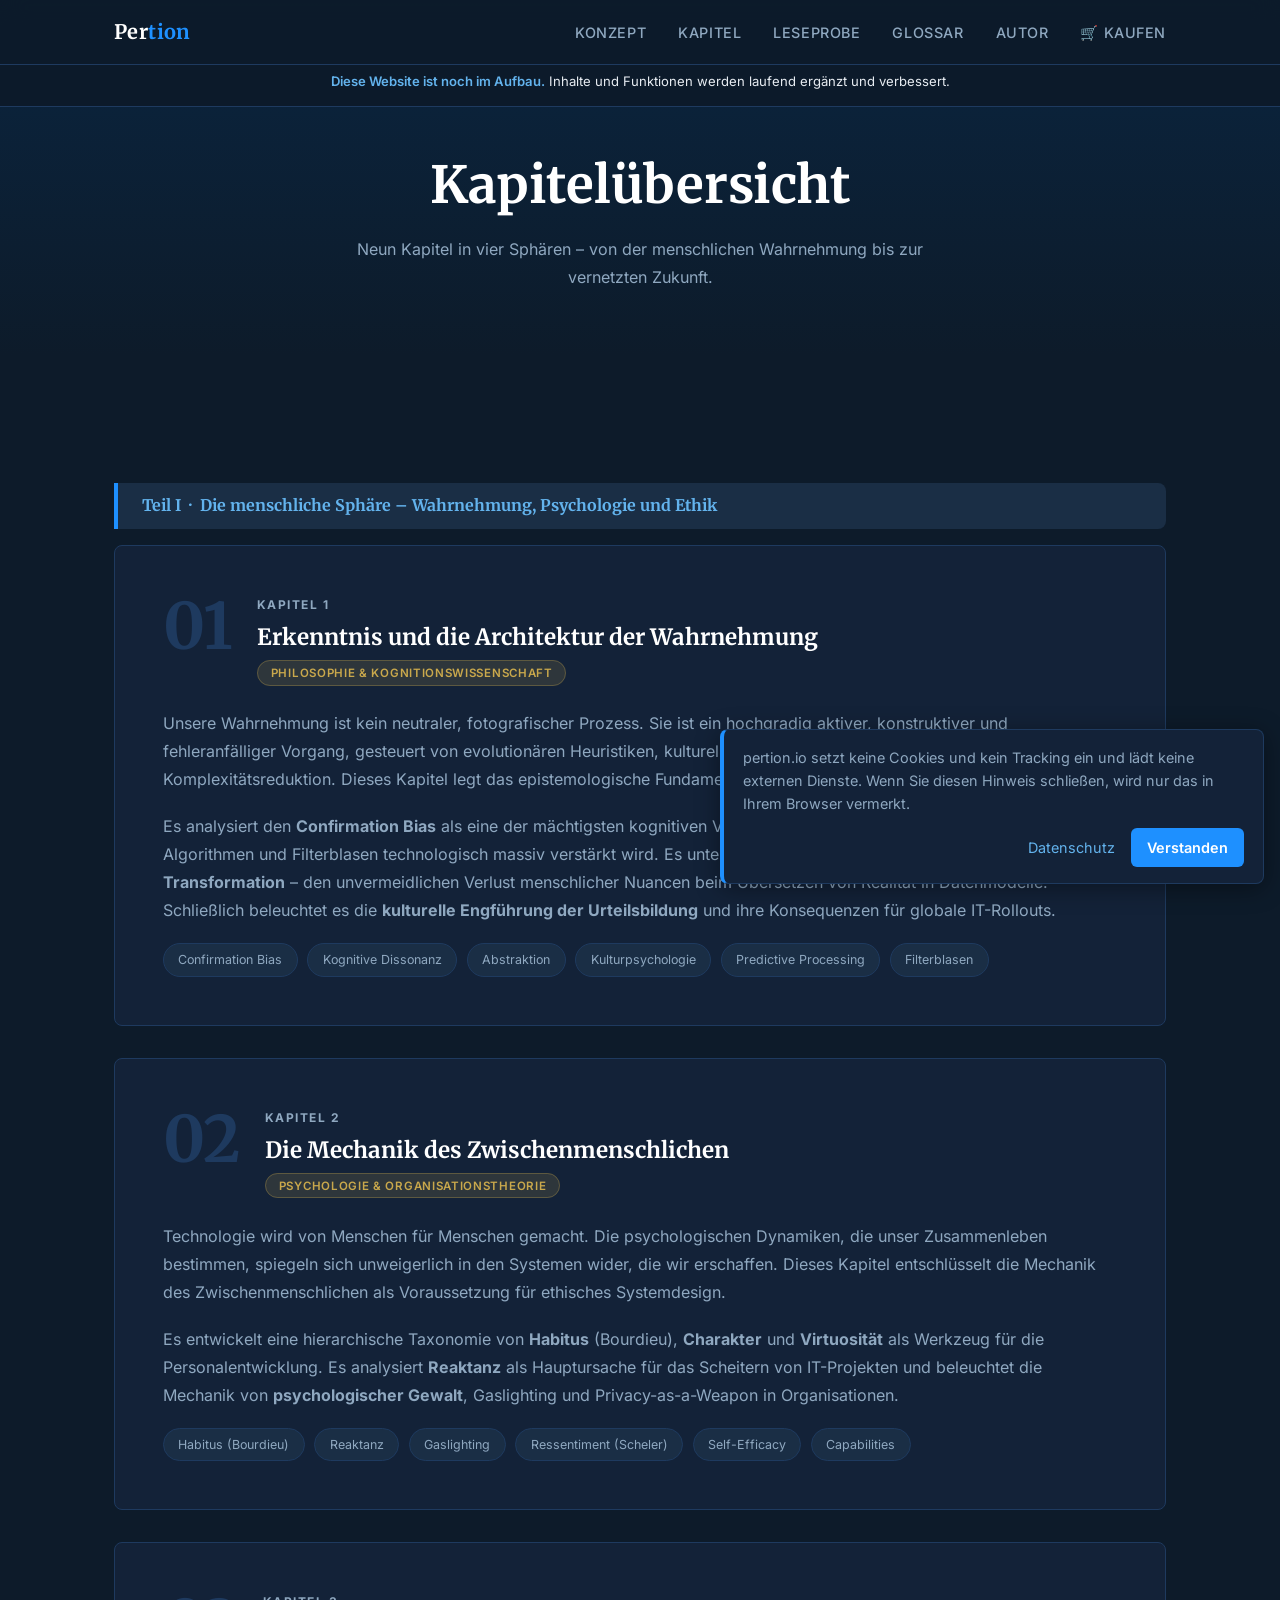
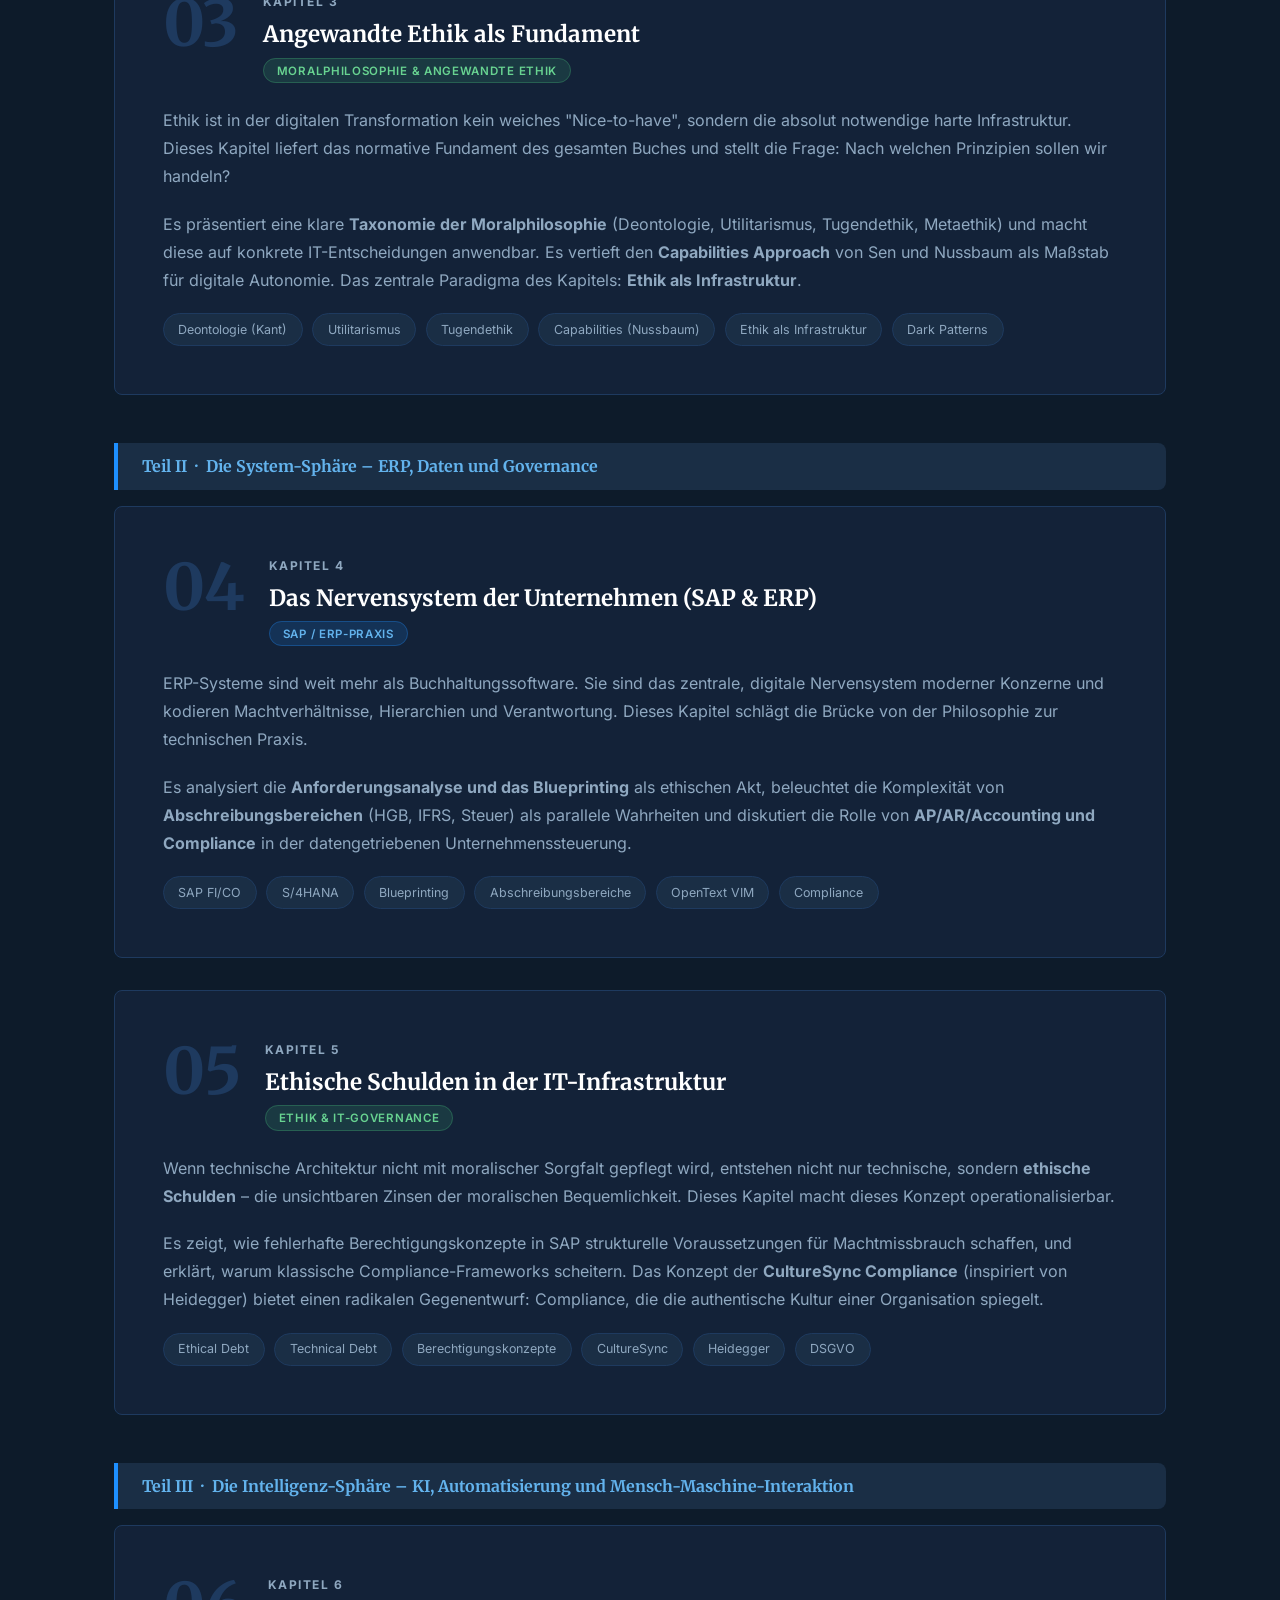
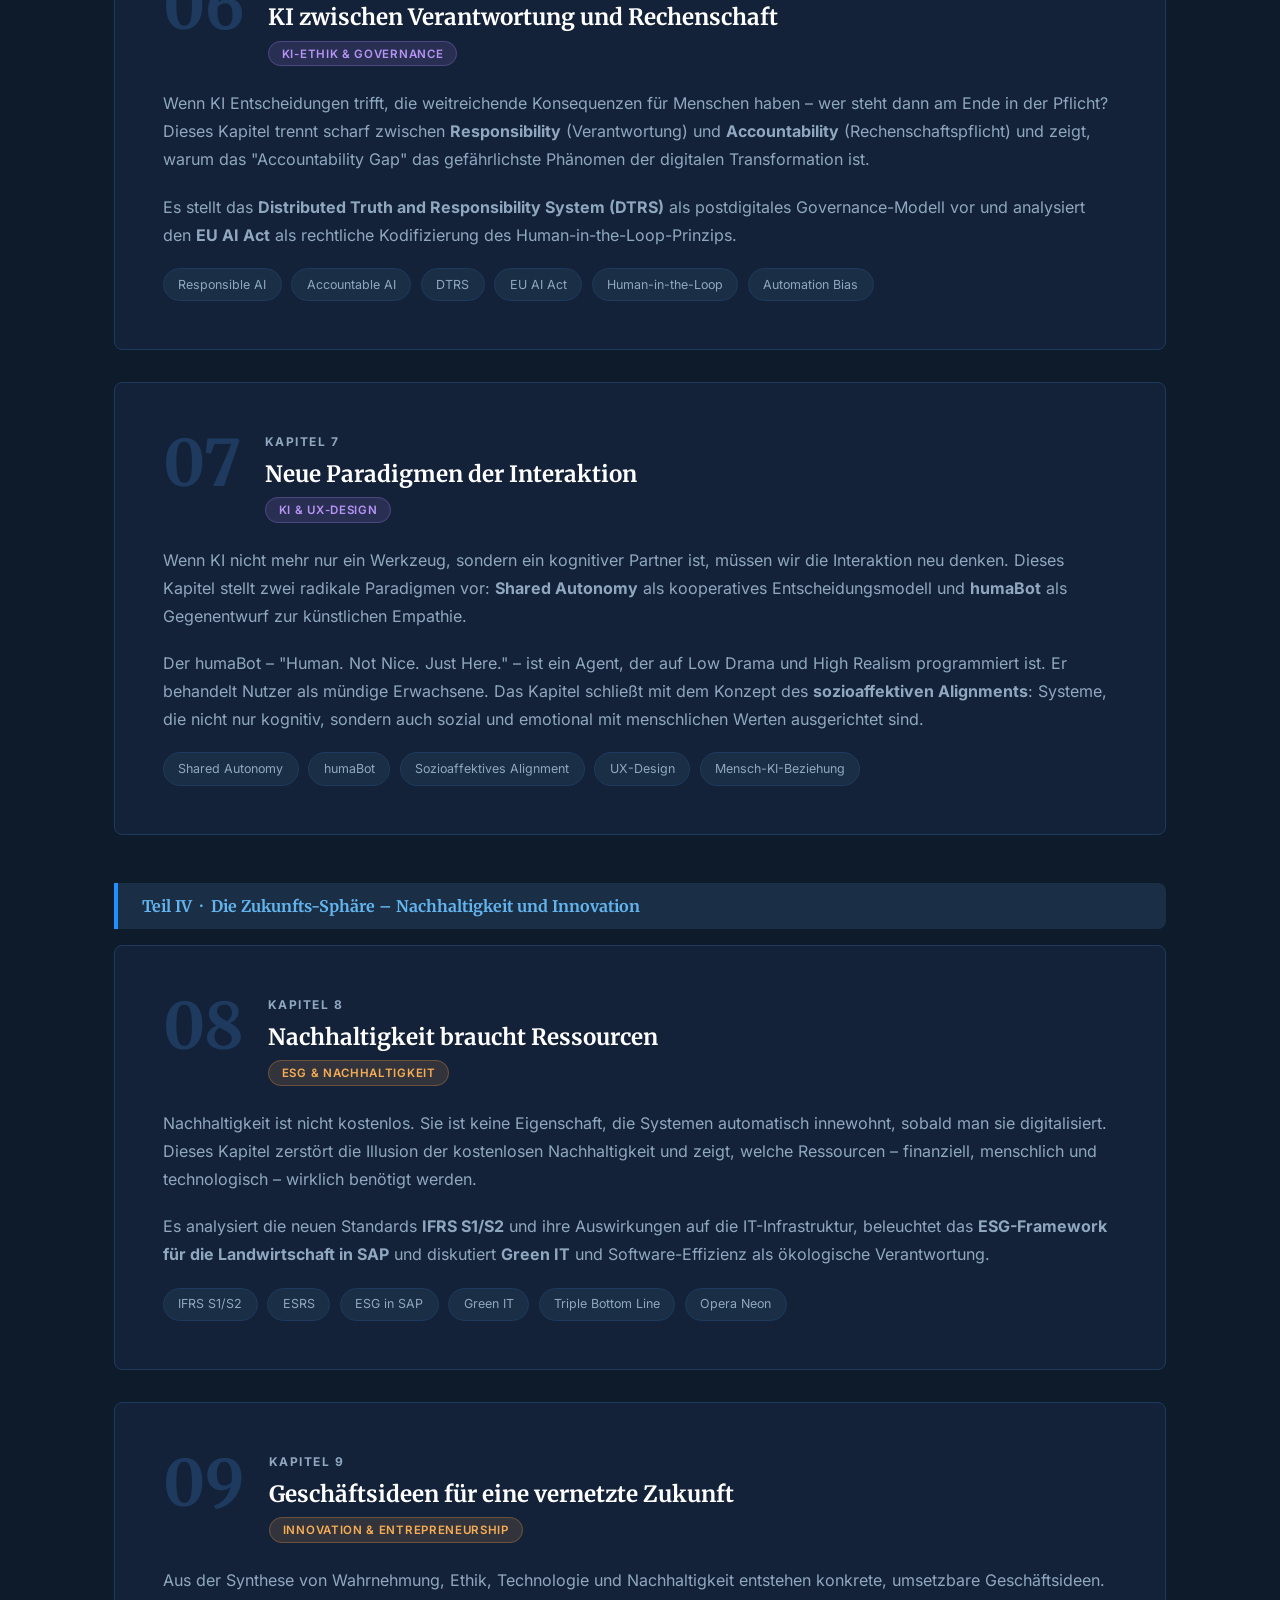
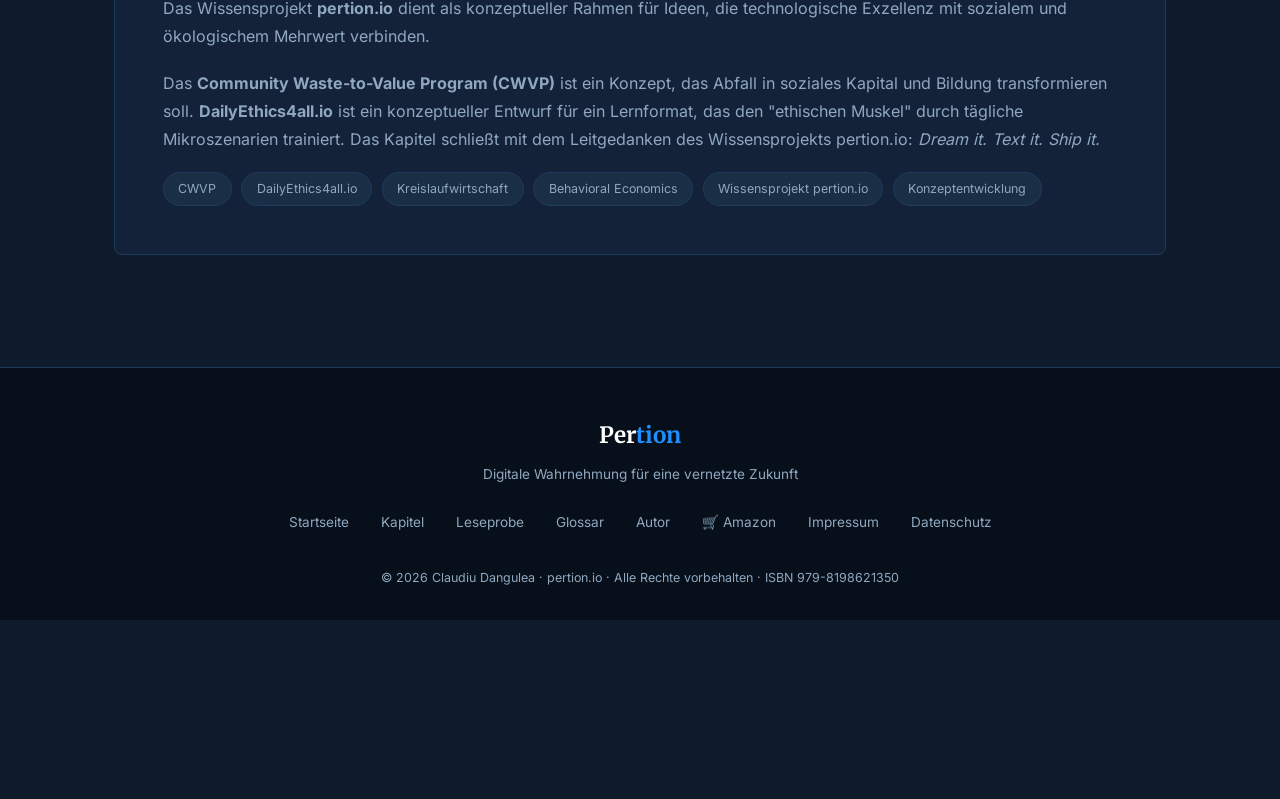
<file: kapitel.html>
<!DOCTYPE html>
<html lang="de">
<head>
  <meta charset="UTF-8">
  <meta name="viewport" content="width=device-width, initial-scale=1.0">
  <title>Kapitel – Pertion</title>
  <meta property="og:title" content="Kapitelübersicht – Pertion von Claudiu Dangulea">
  <meta property="og:description" content="9 Kapitel in 4 Sphären: Wahrnehmung, ERP-Systeme, KI-Ethik und Nachhaltigkeit. Ein Sachbuch an der Schnittstelle von Philosophie, SAP/ERP und Künstlicher Intelligenz.">
  <meta property="og:type" content="website">
  <meta property="og:image" content="https://intiequals1.github.io/pertion/assets/og-image.png">
  <meta property="og:url" content="https://intiequals1.github.io/pertion/kapitel.html">
  <meta name="twitter:card" content="summary_large_image">
  <meta name="twitter:image" content="https://intiequals1.github.io/pertion/assets/og-image.png">
  <link rel="stylesheet" href="assets/css/fonts.css">
  <link rel="stylesheet" href="assets/css/style.css">
  <style>
    .chapter-detail {
      background: var(--surface);
      border: 1px solid var(--border);
      border-radius: var(--radius);
      padding: 3rem;
      margin-bottom: 2rem;
      scroll-margin-top: 100px;
    }
    .chapter-detail:hover { border-color: var(--accent); }
    .chapter-header {
      display: flex; align-items: flex-start; gap: 1.5rem;
      margin-bottom: 1.5rem;
    }
    .chapter-big-num {
      font-family: var(--font-serif);
      font-size: 4rem; font-weight: 700;
      color: var(--border); line-height: 1;
      flex-shrink: 0;
    }
    .chapter-detail:hover .chapter-big-num { color: var(--accent); }
    .chapter-detail h2 { font-size: 1.4rem; margin-bottom: .3rem; }
    .chapter-part {
      font-size: .75rem; font-weight: 700;
      letter-spacing: .12em; text-transform: uppercase;
      color: var(--text-muted); margin-bottom: .5rem;
    }
    .chapter-body p { color: var(--text-muted); }
    .chapter-topics {
      display: flex; flex-wrap: wrap; gap: .6rem;
      margin-top: 1.2rem;
    }
    .topic-pill {
      font-size: .78rem; padding: .3rem .9rem;
      border-radius: 20px; background: var(--surface-2);
      border: 1px solid var(--border); color: var(--text-muted);
    }
    .part-divider {
      margin: 3rem 0 1rem;
      padding: .8rem 1.5rem;
      background: var(--surface-2);
      border-left: 4px solid var(--accent);
      border-radius: 0 var(--radius) var(--radius) 0;
    }
    .part-divider h3 { font-size: 1rem; color: var(--accent-light); margin: 0; }
  </style>
</head>
<body>
<nav>
  <div class="nav-inner">
    <a href="index.html" class="nav-logo">Per<span>tion</span></a>
    <ul class="nav-links">
      <li><a href="index.html#pillars">Konzept</a></li>
      <li><a href="kapitel.html" class="active">Kapitel</a></li>
      <li><a href="leseprobe.html">Leseprobe</a></li>
      <li><a href="glossar.html">Glossar</a></li>
      <li><a href="autor.html">Autor</a></li>
      <li><a href="https://amzn.eu/d/0fxd5NEx" target="_blank" rel="noopener">&#128722; Kaufen</a></li>
    </ul>
    <button class="nav-toggle"><span></span><span></span><span></span></button>
  </div>
  <aside class="site-notice" aria-label="Hinweis zum Entwicklungsstand"><p><strong>Diese Website ist noch im Aufbau.</strong> Inhalte und Funktionen werden laufend ergänzt und verbessert.</p></aside>
</nav>

<div class="page-hero">
  <div class="container">
    <h1>Kapitelübersicht</h1>
    <p>Neun Kapitel in vier Sphären – von der menschlichen Wahrnehmung bis zur vernetzten Zukunft.</p>
  </div>
</div>

<section>
  <div class="container">

    <div class="part-divider"><h3>Teil I &nbsp;·&nbsp; Die menschliche Sphäre – Wahrnehmung, Psychologie und Ethik</h3></div>

    <div class="chapter-detail" id="kap1">
      <div class="chapter-header">
        <div class="chapter-big-num">01</div>
        <div>
          <div class="chapter-part">Kapitel 1</div>
          <h2>Erkenntnis und die Architektur der Wahrnehmung</h2>
          <span class="chapter-tag tag-philosophy">Philosophie &amp; Kognitionswissenschaft</span>
        </div>
      </div>
      <div class="chapter-body">
        <p>Unsere Wahrnehmung ist kein neutraler, fotografischer Prozess. Sie ist ein hochgradig aktiver, konstruktiver und fehleranfälliger Vorgang, gesteuert von evolutionären Heuristiken, kulturellen Prägungen und der Notwendigkeit zur Komplexitätsreduktion. Dieses Kapitel legt das epistemologische Fundament des Buches.</p>
        <p>Es analysiert den <strong>Confirmation Bias</strong> als eine der mächtigsten kognitiven Verzerrungen, die in der digitalen Welt durch Algorithmen und Filterblasen technologisch massiv verstärkt wird. Es untersucht die Gefahren der <strong>Abstraktion in der Transformation</strong> – den unvermeidlichen Verlust menschlicher Nuancen beim Übersetzen von Realität in Datenmodelle. Schließlich beleuchtet es die <strong>kulturelle Engführung der Urteilsbildung</strong> und ihre Konsequenzen für globale IT-Rollouts.</p>
        <div class="chapter-topics">
          <span class="topic-pill">Confirmation Bias</span>
          <span class="topic-pill">Kognitive Dissonanz</span>
          <span class="topic-pill">Abstraktion</span>
          <span class="topic-pill">Kulturpsychologie</span>
          <span class="topic-pill">Predictive Processing</span>
          <span class="topic-pill">Filterblasen</span>
        </div>
      </div>
    </div>

    <div class="chapter-detail" id="kap2">
      <div class="chapter-header">
        <div class="chapter-big-num">02</div>
        <div>
          <div class="chapter-part">Kapitel 2</div>
          <h2>Die Mechanik des Zwischenmenschlichen</h2>
          <span class="chapter-tag tag-philosophy">Psychologie &amp; Organisationstheorie</span>
        </div>
      </div>
      <div class="chapter-body">
        <p>Technologie wird von Menschen für Menschen gemacht. Die psychologischen Dynamiken, die unser Zusammenleben bestimmen, spiegeln sich unweigerlich in den Systemen wider, die wir erschaffen. Dieses Kapitel entschlüsselt die Mechanik des Zwischenmenschlichen als Voraussetzung für ethisches Systemdesign.</p>
        <p>Es entwickelt eine hierarchische Taxonomie von <strong>Habitus</strong> (Bourdieu), <strong>Charakter</strong> und <strong>Virtuosität</strong> als Werkzeug für die Personalentwicklung. Es analysiert <strong>Reaktanz</strong> als Hauptursache für das Scheitern von IT-Projekten und beleuchtet die Mechanik von <strong>psychologischer Gewalt</strong>, Gaslighting und Privacy-as-a-Weapon in Organisationen.</p>
        <div class="chapter-topics">
          <span class="topic-pill">Habitus (Bourdieu)</span>
          <span class="topic-pill">Reaktanz</span>
          <span class="topic-pill">Gaslighting</span>
          <span class="topic-pill">Ressentiment (Scheler)</span>
          <span class="topic-pill">Self-Efficacy</span>
          <span class="topic-pill">Capabilities</span>
        </div>
      </div>
    </div>

    <div class="chapter-detail" id="kap3">
      <div class="chapter-header">
        <div class="chapter-big-num">03</div>
        <div>
          <div class="chapter-part">Kapitel 3</div>
          <h2>Angewandte Ethik als Fundament</h2>
          <span class="chapter-tag tag-ethics">Moralphilosophie &amp; Angewandte Ethik</span>
        </div>
      </div>
      <div class="chapter-body">
        <p>Ethik ist in der digitalen Transformation kein weiches "Nice-to-have", sondern die absolut notwendige harte Infrastruktur. Dieses Kapitel liefert das normative Fundament des gesamten Buches und stellt die Frage: Nach welchen Prinzipien sollen wir handeln?</p>
        <p>Es präsentiert eine klare <strong>Taxonomie der Moralphilosophie</strong> (Deontologie, Utilitarismus, Tugendethik, Metaethik) und macht diese auf konkrete IT-Entscheidungen anwendbar. Es vertieft den <strong>Capabilities Approach</strong> von Sen und Nussbaum als Maßstab für digitale Autonomie. Das zentrale Paradigma des Kapitels: <strong>Ethik als Infrastruktur</strong>.</p>
        <div class="chapter-topics">
          <span class="topic-pill">Deontologie (Kant)</span>
          <span class="topic-pill">Utilitarismus</span>
          <span class="topic-pill">Tugendethik</span>
          <span class="topic-pill">Capabilities (Nussbaum)</span>
          <span class="topic-pill">Ethik als Infrastruktur</span>
          <span class="topic-pill">Dark Patterns</span>
        </div>
      </div>
    </div>

    <div class="part-divider"><h3>Teil II &nbsp;·&nbsp; Die System-Sphäre – ERP, Daten und Governance</h3></div>

    <div class="chapter-detail" id="kap4">
      <div class="chapter-header">
        <div class="chapter-big-num">04</div>
        <div>
          <div class="chapter-part">Kapitel 4</div>
          <h2>Das Nervensystem der Unternehmen (SAP &amp; ERP)</h2>
          <span class="chapter-tag tag-tech">SAP / ERP-Praxis</span>
        </div>
      </div>
      <div class="chapter-body">
        <p>ERP-Systeme sind weit mehr als Buchhaltungssoftware. Sie sind das zentrale, digitale Nervensystem moderner Konzerne und kodieren Machtverhältnisse, Hierarchien und Verantwortung. Dieses Kapitel schlägt die Brücke von der Philosophie zur technischen Praxis.</p>
        <p>Es analysiert die <strong>Anforderungsanalyse und das Blueprinting</strong> als ethischen Akt, beleuchtet die Komplexität von <strong>Abschreibungsbereichen</strong> (HGB, IFRS, Steuer) als parallele Wahrheiten und diskutiert die Rolle von <strong>AP/AR/Accounting und Compliance</strong> in der datengetriebenen Unternehmenssteuerung.</p>
        <div class="chapter-topics">
          <span class="topic-pill">SAP FI/CO</span>
          <span class="topic-pill">S/4HANA</span>
          <span class="topic-pill">Blueprinting</span>
          <span class="topic-pill">Abschreibungsbereiche</span>
          <span class="topic-pill">OpenText VIM</span>
          <span class="topic-pill">Compliance</span>
        </div>
      </div>
    </div>

    <div class="chapter-detail" id="kap5">
      <div class="chapter-header">
        <div class="chapter-big-num">05</div>
        <div>
          <div class="chapter-part">Kapitel 5</div>
          <h2>Ethische Schulden in der IT-Infrastruktur</h2>
          <span class="chapter-tag tag-ethics">Ethik &amp; IT-Governance</span>
        </div>
      </div>
      <div class="chapter-body">
        <p>Wenn technische Architektur nicht mit moralischer Sorgfalt gepflegt wird, entstehen nicht nur technische, sondern <strong>ethische Schulden</strong> – die unsichtbaren Zinsen der moralischen Bequemlichkeit. Dieses Kapitel macht dieses Konzept operationalisierbar.</p>
        <p>Es zeigt, wie fehlerhafte Berechtigungskonzepte in SAP strukturelle Voraussetzungen für Machtmissbrauch schaffen, und erklärt, warum klassische Compliance-Frameworks scheitern. Das Konzept der <strong>CultureSync Compliance</strong> (inspiriert von Heidegger) bietet einen radikalen Gegenentwurf: Compliance, die die authentische Kultur einer Organisation spiegelt.</p>
        <div class="chapter-topics">
          <span class="topic-pill">Ethical Debt</span>
          <span class="topic-pill">Technical Debt</span>
          <span class="topic-pill">Berechtigungskonzepte</span>
          <span class="topic-pill">CultureSync</span>
          <span class="topic-pill">Heidegger</span>
          <span class="topic-pill">DSGVO</span>
        </div>
      </div>
    </div>

    <div class="part-divider"><h3>Teil III &nbsp;·&nbsp; Die Intelligenz-Sphäre – KI, Automatisierung und Mensch-Maschine-Interaktion</h3></div>

    <div class="chapter-detail" id="kap6">
      <div class="chapter-header">
        <div class="chapter-big-num">06</div>
        <div>
          <div class="chapter-part">Kapitel 6</div>
          <h2>KI zwischen Verantwortung und Rechenschaft</h2>
          <span class="chapter-tag tag-ai">KI-Ethik &amp; Governance</span>
        </div>
      </div>
      <div class="chapter-body">
        <p>Wenn KI Entscheidungen trifft, die weitreichende Konsequenzen für Menschen haben – wer steht dann am Ende in der Pflicht? Dieses Kapitel trennt scharf zwischen <strong>Responsibility</strong> (Verantwortung) und <strong>Accountability</strong> (Rechenschaftspflicht) und zeigt, warum das "Accountability Gap" das gefährlichste Phänomen der digitalen Transformation ist.</p>
        <p>Es stellt das <strong>Distributed Truth and Responsibility System (DTRS)</strong> als postdigitales Governance-Modell vor und analysiert den <strong>EU AI Act</strong> als rechtliche Kodifizierung des Human-in-the-Loop-Prinzips.</p>
        <div class="chapter-topics">
          <span class="topic-pill">Responsible AI</span>
          <span class="topic-pill">Accountable AI</span>
          <span class="topic-pill">DTRS</span>
          <span class="topic-pill">EU AI Act</span>
          <span class="topic-pill">Human-in-the-Loop</span>
          <span class="topic-pill">Automation Bias</span>
        </div>
      </div>
    </div>

    <div class="chapter-detail" id="kap7">
      <div class="chapter-header">
        <div class="chapter-big-num">07</div>
        <div>
          <div class="chapter-part">Kapitel 7</div>
          <h2>Neue Paradigmen der Interaktion</h2>
          <span class="chapter-tag tag-ai">KI &amp; UX-Design</span>
        </div>
      </div>
      <div class="chapter-body">
        <p>Wenn KI nicht mehr nur ein Werkzeug, sondern ein kognitiver Partner ist, müssen wir die Interaktion neu denken. Dieses Kapitel stellt zwei radikale Paradigmen vor: <strong>Shared Autonomy</strong> als kooperatives Entscheidungsmodell und <strong>humaBot</strong> als Gegenentwurf zur künstlichen Empathie.</p>
        <p>Der humaBot – "Human. Not Nice. Just Here." – ist ein Agent, der auf Low Drama und High Realism programmiert ist. Er behandelt Nutzer als mündige Erwachsene. Das Kapitel schließt mit dem Konzept des <strong>sozioaffektiven Alignments</strong>: Systeme, die nicht nur kognitiv, sondern auch sozial und emotional mit menschlichen Werten ausgerichtet sind.</p>
        <div class="chapter-topics">
          <span class="topic-pill">Shared Autonomy</span>
          <span class="topic-pill">humaBot</span>
          <span class="topic-pill">Sozioaffektives Alignment</span>
          <span class="topic-pill">UX-Design</span>
          <span class="topic-pill">Mensch-KI-Beziehung</span>
        </div>
      </div>
    </div>

    <div class="part-divider"><h3>Teil IV &nbsp;·&nbsp; Die Zukunfts-Sphäre – Nachhaltigkeit und Innovation</h3></div>

    <div class="chapter-detail" id="kap8">
      <div class="chapter-header">
        <div class="chapter-big-num">08</div>
        <div>
          <div class="chapter-part">Kapitel 8</div>
          <h2>Nachhaltigkeit braucht Ressourcen</h2>
          <span class="chapter-tag tag-future">ESG &amp; Nachhaltigkeit</span>
        </div>
      </div>
      <div class="chapter-body">
        <p>Nachhaltigkeit ist nicht kostenlos. Sie ist keine Eigenschaft, die Systemen automatisch innewohnt, sobald man sie digitalisiert. Dieses Kapitel zerstört die Illusion der kostenlosen Nachhaltigkeit und zeigt, welche Ressourcen – finanziell, menschlich und technologisch – wirklich benötigt werden.</p>
        <p>Es analysiert die neuen Standards <strong>IFRS S1/S2</strong> und ihre Auswirkungen auf die IT-Infrastruktur, beleuchtet das <strong>ESG-Framework für die Landwirtschaft in SAP</strong> und diskutiert <strong>Green IT</strong> und Software-Effizienz als ökologische Verantwortung.</p>
        <div class="chapter-topics">
          <span class="topic-pill">IFRS S1/S2</span>
          <span class="topic-pill">ESRS</span>
          <span class="topic-pill">ESG in SAP</span>
          <span class="topic-pill">Green IT</span>
          <span class="topic-pill">Triple Bottom Line</span>
          <span class="topic-pill">Opera Neon</span>
        </div>
      </div>
    </div>

    <div class="chapter-detail" id="kap9">
      <div class="chapter-header">
        <div class="chapter-big-num">09</div>
        <div>
          <div class="chapter-part">Kapitel 9</div>
          <h2>Geschäftsideen für eine vernetzte Zukunft</h2>
          <span class="chapter-tag tag-future">Innovation &amp; Entrepreneurship</span>
        </div>
      </div>
      <div class="chapter-body">
        <p>Aus der Synthese von Wahrnehmung, Ethik, Technologie und Nachhaltigkeit entstehen konkrete, umsetzbare Geschäftsideen. Das Wissensprojekt <strong>pertion.io</strong> dient als konzeptueller Rahmen für Ideen, die technologische Exzellenz mit sozialem und ökologischem Mehrwert verbinden.</p>
        <p>Das <strong>Community Waste-to-Value Program (CWVP)</strong> ist ein Konzept, das Abfall in soziales Kapital und Bildung transformieren soll. <strong>DailyEthics4all.io</strong> ist ein konzeptueller Entwurf für ein Lernformat, das den "ethischen Muskel" durch tägliche Mikroszenarien trainiert. Das Kapitel schließt mit dem Leitgedanken des Wissensprojekts pertion.io: <em>Dream it. Text it. Ship it.</em></p>
        <div class="chapter-topics">
          <span class="topic-pill">CWVP</span>
          <span class="topic-pill">DailyEthics4all.io</span>
          <span class="topic-pill">Kreislaufwirtschaft</span>
          <span class="topic-pill">Behavioral Economics</span>
          <span class="topic-pill">Wissensprojekt pertion.io</span>
          <span class="topic-pill">Konzeptentwicklung</span>
        </div>
      </div>
    </div>

  </div>
</section>

<footer>
  <div class="container">
    <div class="footer-logo">Per<span>tion</span></div>
    <div class="footer-sub">Digitale Wahrnehmung für eine vernetzte Zukunft</div>
    <div class="footer-links">
      <a href="index.html">Startseite</a>
      <a href="kapitel.html">Kapitel</a>
      <a href="leseprobe.html">Leseprobe</a>
      <a href="glossar.html">Glossar</a>
      <a href="autor.html">Autor</a>
      <a href="https://amzn.eu/d/0fxd5NEx" target="_blank" rel="noopener">&#128722; Amazon</a>
      <a href="impressum.html">Impressum</a>
      <a href="datenschutz.html">Datenschutz</a>
    </div>
    <div class="footer-copy">&copy; 2026 Claudiu Dangulea · pertion.io · Alle Rechte vorbehalten · ISBN 979-8198621350</div>
  </div>
</footer>
<script src="assets/js/main.js"></script>
</body>
</html>
</file>
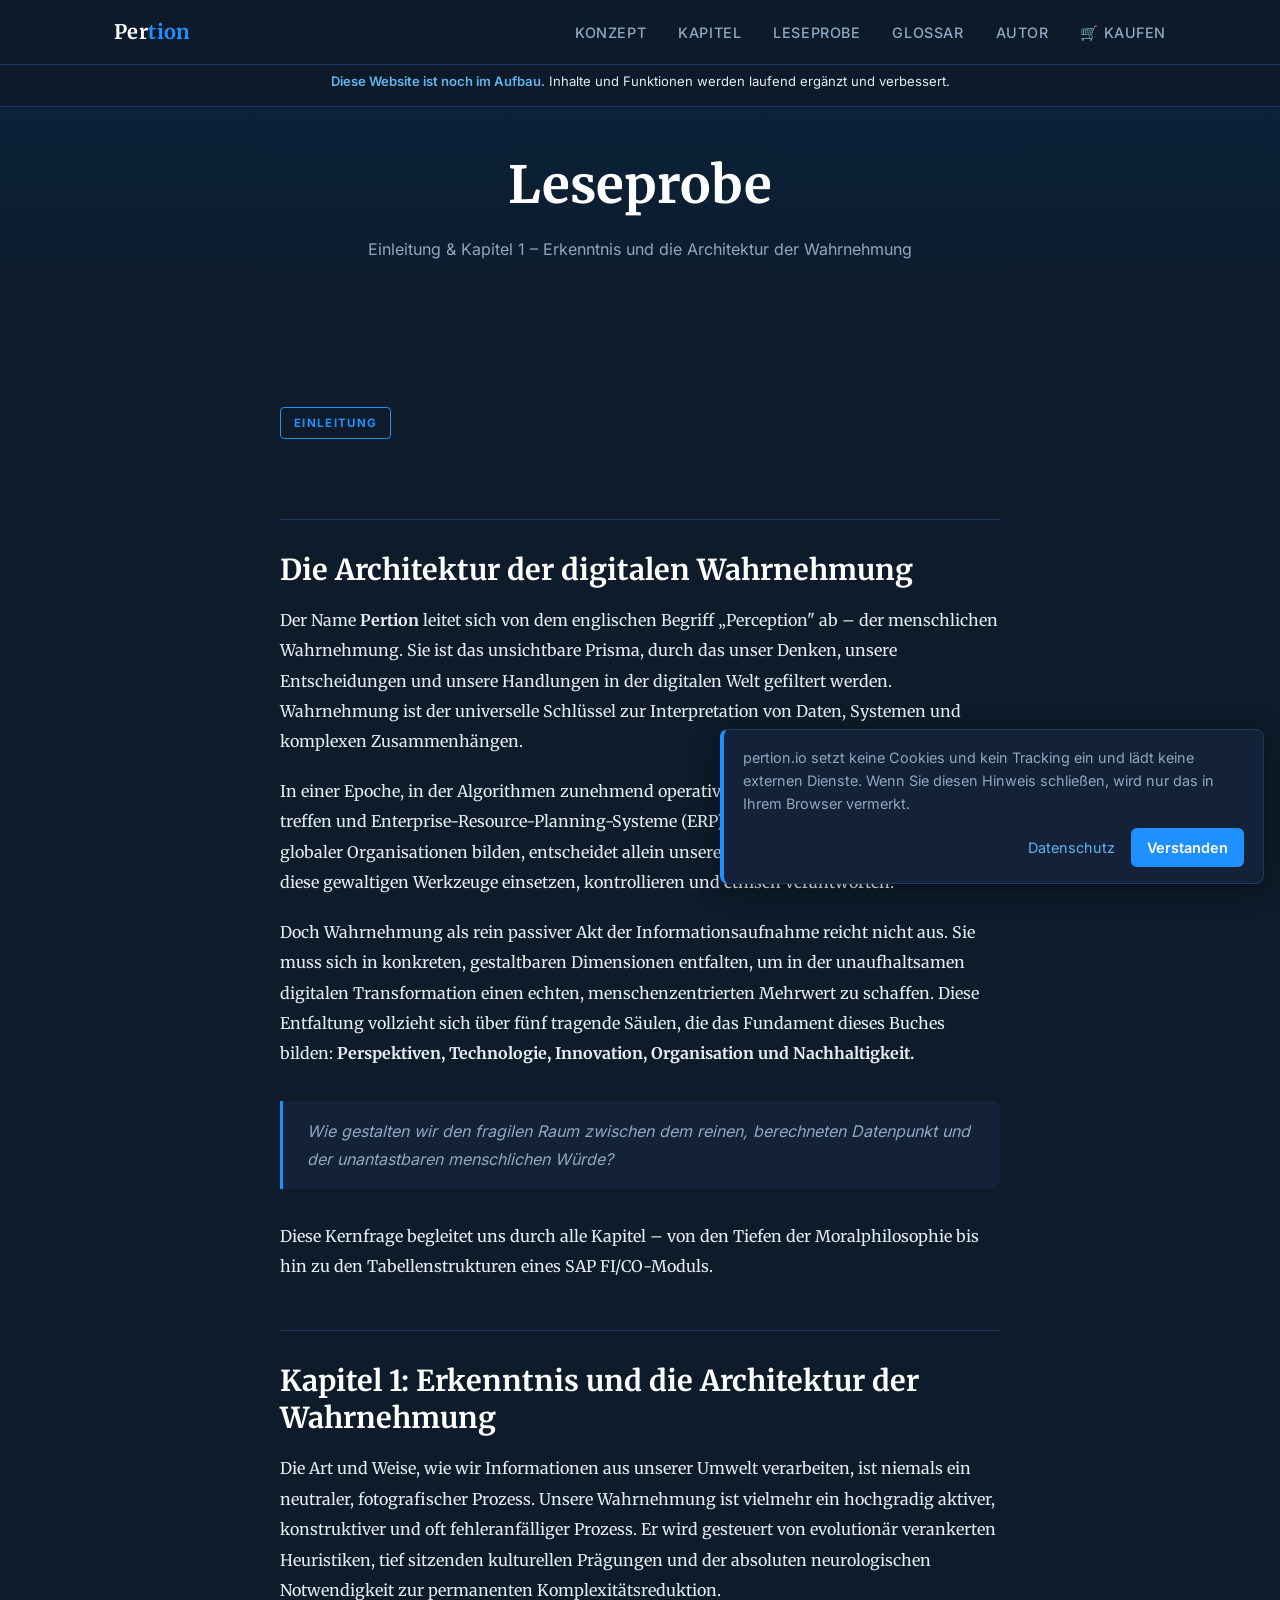
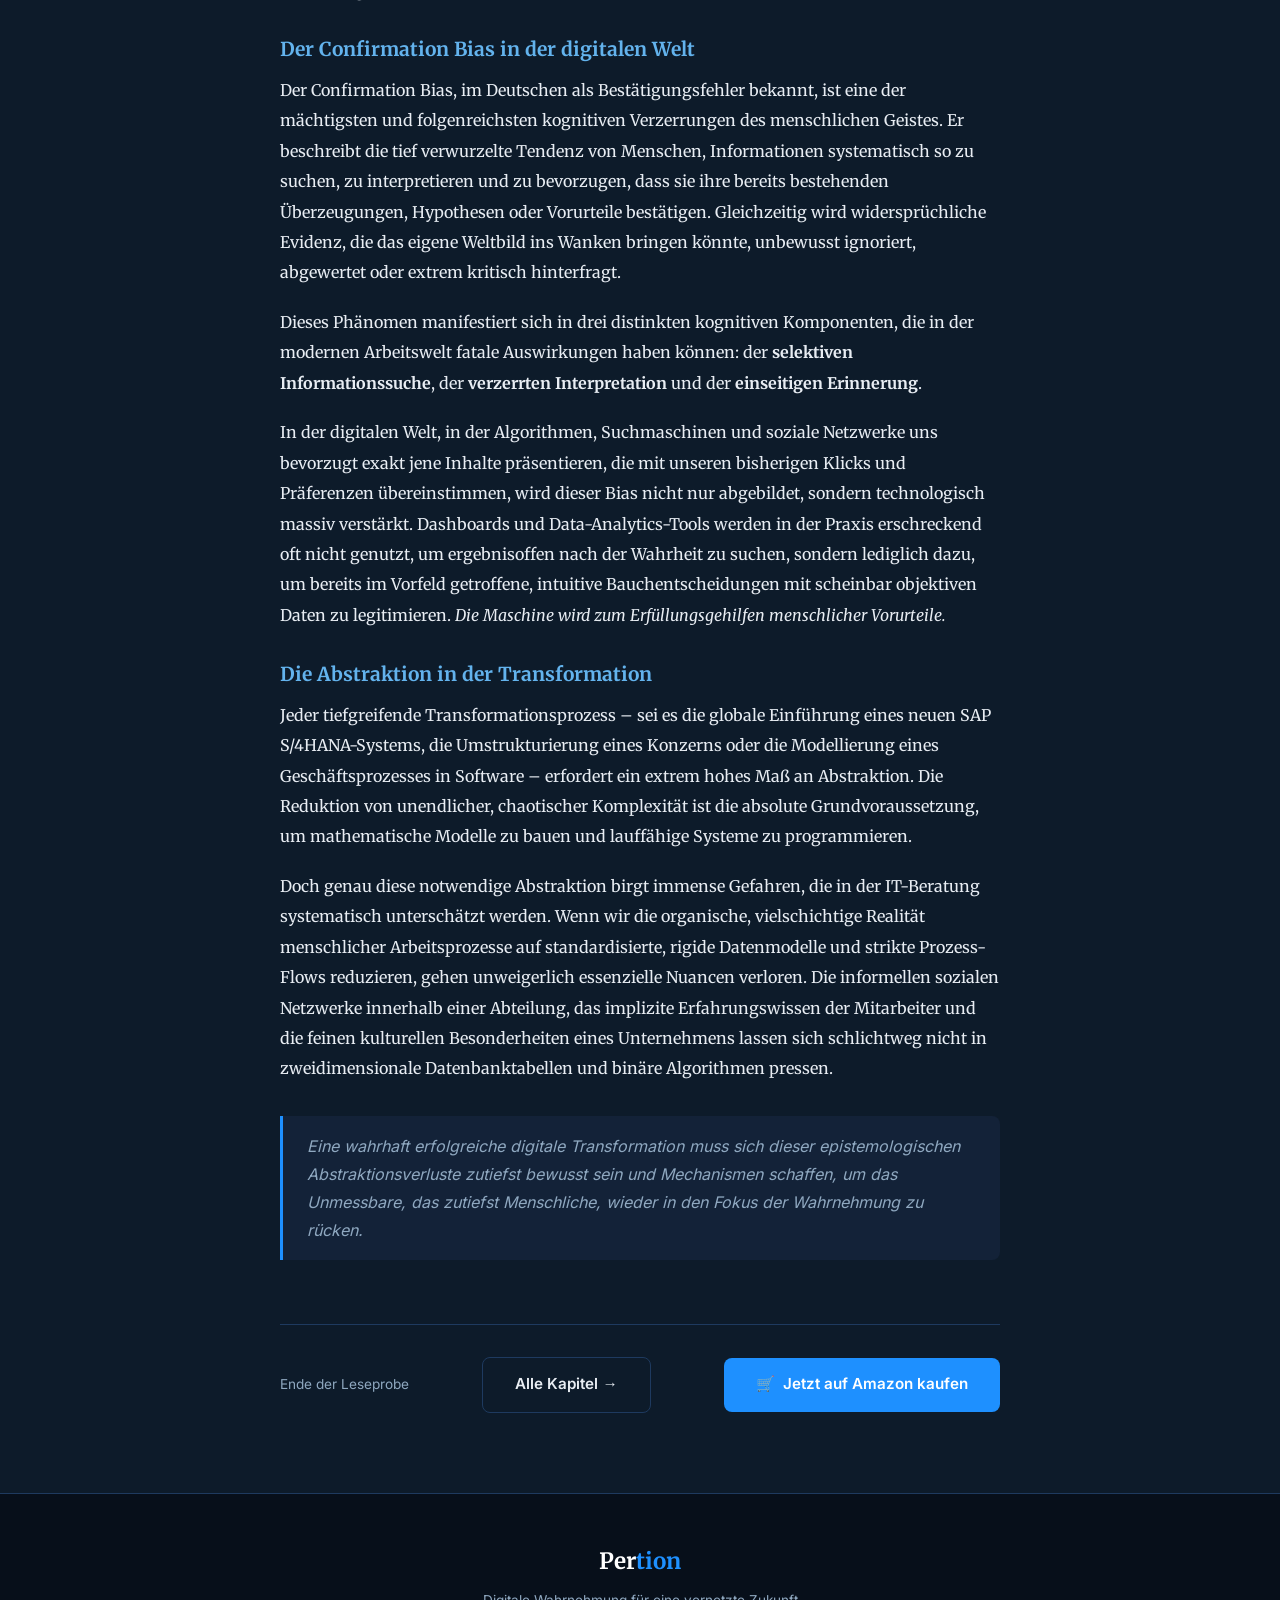
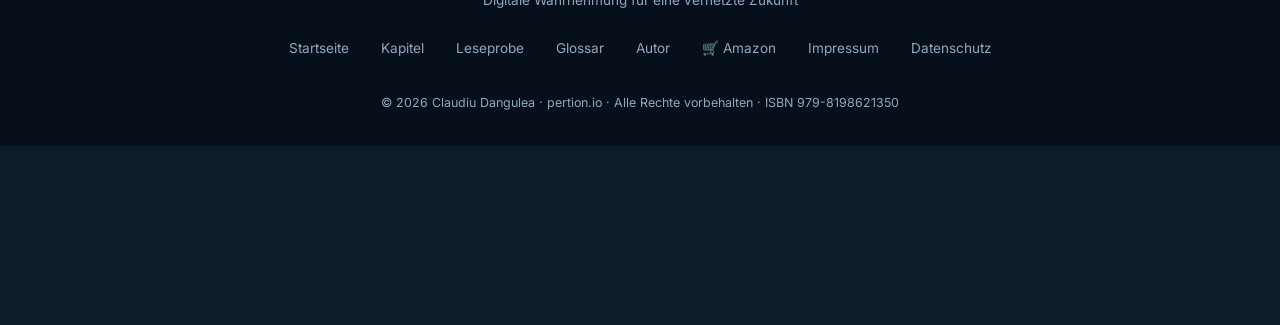
<file: leseprobe.html>
<!DOCTYPE html>
<html lang="de">
<head>
  <meta charset="UTF-8">
  <meta name="viewport" content="width=device-width, initial-scale=1.0">
  <title>Leseprobe – Pertion</title>
  <meta property="og:title" content="Leseprobe – Pertion von Claudiu Dangulea">
  <meta property="og:description" content="Lesen Sie die Einleitung und Kapitel 1 kostenlos: Wie Wahrnehmung, Confirmation Bias und Abstraktion digitale Transformationen prägen. Sachbuch von Claudiu Dangulea.">
  <meta property="og:type" content="website">
  <meta property="og:image" content="https://intiequals1.github.io/pertion/assets/og-image.png">
  <meta property="og:url" content="https://intiequals1.github.io/pertion/leseprobe.html">
  <meta name="twitter:card" content="summary_large_image">
  <meta name="twitter:image" content="https://intiequals1.github.io/pertion/assets/og-image.png">
  <link rel="stylesheet" href="assets/css/fonts.css">
  <link rel="stylesheet" href="assets/css/style.css">
  <style>
    .reading-area {
      max-width: 720px; margin: 0 auto;
    }
    .reading-area h2 {
      font-size: 1.8rem; margin-top: 3rem; margin-bottom: 1rem;
      padding-top: 2rem; border-top: 1px solid var(--border);
    }
    .reading-area h2:first-child { border-top: none; padding-top: 0; margin-top: 0; }
    .reading-area h3 { font-size: 1.2rem; color: var(--accent-light); margin: 2rem 0 .8rem; }
    .reading-area p { font-family: var(--font-serif); font-size: 1rem; line-height: 1.9; color: var(--text); }
    .reading-area blockquote {
      border-left: 3px solid var(--accent);
      padding: 1rem 1.5rem;
      margin: 2rem 0;
      background: var(--surface);
      border-radius: 0 var(--radius) var(--radius) 0;
      font-style: italic;
      color: var(--text-muted);
    }
    .chapter-nav {
      display: flex; justify-content: space-between; align-items: center;
      margin-top: 4rem; padding-top: 2rem;
      border-top: 1px solid var(--border);
    }
    .reading-label {
      display: inline-block;
      font-size: .72rem; font-weight: 700;
      letter-spacing: .12em; text-transform: uppercase;
      color: var(--accent); margin-bottom: 2rem;
      padding: .3rem .8rem; border: 1px solid var(--accent);
      border-radius: 4px;
    }
  </style>
</head>
<body>
<nav>
  <div class="nav-inner">
    <a href="index.html" class="nav-logo">Per<span>tion</span></a>
    <ul class="nav-links">
      <li><a href="index.html#pillars">Konzept</a></li>
      <li><a href="kapitel.html">Kapitel</a></li>
      <li><a href="leseprobe.html" class="active">Leseprobe</a></li>
      <li><a href="glossar.html">Glossar</a></li>
      <li><a href="autor.html">Autor</a></li>
      <li><a href="https://amzn.eu/d/0fxd5NEx" target="_blank" rel="noopener">&#128722; Kaufen</a></li>
    </ul>
    <button class="nav-toggle"><span></span><span></span><span></span></button>
  </div>
  <aside class="site-notice" aria-label="Hinweis zum Entwicklungsstand"><p><strong>Diese Website ist noch im Aufbau.</strong> Inhalte und Funktionen werden laufend ergänzt und verbessert.</p></aside>
</nav>

<div class="page-hero">
  <div class="container">
    <h1>Leseprobe</h1>
    <p>Einleitung &amp; Kapitel 1 – Erkenntnis und die Architektur der Wahrnehmung</p>
  </div>
</div>

<section>
  <div class="container">
    <div class="reading-area">

      <div class="reading-label">Einleitung</div>

      <h2>Die Architektur der digitalen Wahrnehmung</h2>

      <p>Der Name <strong>Pertion</strong> leitet sich von dem englischen Begriff „Perception" ab – der menschlichen Wahrnehmung. Sie ist das unsichtbare Prisma, durch das unser Denken, unsere Entscheidungen und unsere Handlungen in der digitalen Welt gefiltert werden. Wahrnehmung ist der universelle Schlüssel zur Interpretation von Daten, Systemen und komplexen Zusammenhängen.</p>

      <p>In einer Epoche, in der Algorithmen zunehmend operative und strategische Entscheidungen treffen und Enterprise-Resource-Planning-Systeme (ERP) wie SAP das Nervensystem globaler Organisationen bilden, entscheidet allein unsere Wahrnehmung darüber, wie wir diese gewaltigen Werkzeuge einsetzen, kontrollieren und ethisch verantworten.</p>

      <p>Doch Wahrnehmung als rein passiver Akt der Informationsaufnahme reicht nicht aus. Sie muss sich in konkreten, gestaltbaren Dimensionen entfalten, um in der unaufhaltsamen digitalen Transformation einen echten, menschenzentrierten Mehrwert zu schaffen. Diese Entfaltung vollzieht sich über fünf tragende Säulen, die das Fundament dieses Buches bilden: <strong>Perspektiven, Technologie, Innovation, Organisation und Nachhaltigkeit.</strong></p>

      <blockquote>
        Wie gestalten wir den fragilen Raum zwischen dem reinen, berechneten Datenpunkt und der unantastbaren menschlichen Würde?
      </blockquote>

      <p>Diese Kernfrage begleitet uns durch alle Kapitel – von den Tiefen der Moralphilosophie bis hin zu den Tabellenstrukturen eines SAP FI/CO-Moduls.</p>

      <h2>Kapitel 1: Erkenntnis und die Architektur der Wahrnehmung</h2>

      <p>Die Art und Weise, wie wir Informationen aus unserer Umwelt verarbeiten, ist niemals ein neutraler, fotografischer Prozess. Unsere Wahrnehmung ist vielmehr ein hochgradig aktiver, konstruktiver und oft fehleranfälliger Prozess. Er wird gesteuert von evolutionär verankerten Heuristiken, tief sitzenden kulturellen Prägungen und der absoluten neurologischen Notwendigkeit zur permanenten Komplexitätsreduktion.</p>

      <h3>Der Confirmation Bias in der digitalen Welt</h3>

      <p>Der Confirmation Bias, im Deutschen als Bestätigungsfehler bekannt, ist eine der mächtigsten und folgenreichsten kognitiven Verzerrungen des menschlichen Geistes. Er beschreibt die tief verwurzelte Tendenz von Menschen, Informationen systematisch so zu suchen, zu interpretieren und zu bevorzugen, dass sie ihre bereits bestehenden Überzeugungen, Hypothesen oder Vorurteile bestätigen. Gleichzeitig wird widersprüchliche Evidenz, die das eigene Weltbild ins Wanken bringen könnte, unbewusst ignoriert, abgewertet oder extrem kritisch hinterfragt.</p>

      <p>Dieses Phänomen manifestiert sich in drei distinkten kognitiven Komponenten, die in der modernen Arbeitswelt fatale Auswirkungen haben können: der <strong>selektiven Informationssuche</strong>, der <strong>verzerrten Interpretation</strong> und der <strong>einseitigen Erinnerung</strong>.</p>

      <p>In der digitalen Welt, in der Algorithmen, Suchmaschinen und soziale Netzwerke uns bevorzugt exakt jene Inhalte präsentieren, die mit unseren bisherigen Klicks und Präferenzen übereinstimmen, wird dieser Bias nicht nur abgebildet, sondern technologisch massiv verstärkt. Dashboards und Data-Analytics-Tools werden in der Praxis erschreckend oft nicht genutzt, um ergebnisoffen nach der Wahrheit zu suchen, sondern lediglich dazu, um bereits im Vorfeld getroffene, intuitive Bauchentscheidungen mit scheinbar objektiven Daten zu legitimieren. <em>Die Maschine wird zum Erfüllungsgehilfen menschlicher Vorurteile.</em></p>

      <h3>Die Abstraktion in der Transformation</h3>

      <p>Jeder tiefgreifende Transformationsprozess – sei es die globale Einführung eines neuen SAP S/4HANA-Systems, die Umstrukturierung eines Konzerns oder die Modellierung eines Geschäftsprozesses in Software – erfordert ein extrem hohes Maß an Abstraktion. Die Reduktion von unendlicher, chaotischer Komplexität ist die absolute Grundvoraussetzung, um mathematische Modelle zu bauen und lauffähige Systeme zu programmieren.</p>

      <p>Doch genau diese notwendige Abstraktion birgt immense Gefahren, die in der IT-Beratung systematisch unterschätzt werden. Wenn wir die organische, vielschichtige Realität menschlicher Arbeitsprozesse auf standardisierte, rigide Datenmodelle und strikte Prozess-Flows reduzieren, gehen unweigerlich essenzielle Nuancen verloren. Die informellen sozialen Netzwerke innerhalb einer Abteilung, das implizite Erfahrungswissen der Mitarbeiter und die feinen kulturellen Besonderheiten eines Unternehmens lassen sich schlichtweg nicht in zweidimensionale Datenbanktabellen und binäre Algorithmen pressen.</p>

      <blockquote>
        Eine wahrhaft erfolgreiche digitale Transformation muss sich dieser epistemologischen Abstraktionsverluste zutiefst bewusst sein und Mechanismen schaffen, um das Unmessbare, das zutiefst Menschliche, wieder in den Fokus der Wahrnehmung zu rücken.
      </blockquote>

      <div class="chapter-nav">
        <span style="color:var(--text-muted); font-size:.85rem;">Ende der Leseprobe</span>
        <a href="kapitel.html" class="btn btn-outline">Alle Kapitel &rarr;</a>
        <a href="https://amzn.eu/d/0fxd5NEx" class="btn btn-primary" target="_blank" rel="noopener">&#128722;&nbsp; Jetzt auf Amazon kaufen</a>
      </div>

    </div>
  </div>
</section>

<footer>
  <div class="container">
    <div class="footer-logo">Per<span>tion</span></div>
    <div class="footer-sub">Digitale Wahrnehmung für eine vernetzte Zukunft</div>
    <div class="footer-links">
      <a href="index.html">Startseite</a>
      <a href="kapitel.html">Kapitel</a>
      <a href="leseprobe.html">Leseprobe</a>
      <a href="glossar.html">Glossar</a>
      <a href="autor.html">Autor</a>
      <a href="https://amzn.eu/d/0fxd5NEx" target="_blank" rel="noopener">&#128722; Amazon</a>
      <a href="impressum.html">Impressum</a>
      <a href="datenschutz.html">Datenschutz</a>
    </div>
    <div class="footer-copy">&copy; 2026 Claudiu Dangulea · pertion.io · Alle Rechte vorbehalten · ISBN 979-8198621350</div>
  </div>
</footer>
<script src="assets/js/main.js"></script>
</body>
</html>
</file>
<file: assets/css/fonts.css>
/* Merriweather und Inter, lokal von www.pertion.io ausgeliefert (keine Google-Fonts-Server).
   Quelle: Fontsource 5.3.0 (@fontsource/merriweather, @fontsource-variable/inter).
   Lizenz: SIL Open Font License 1.1, siehe assets/fonts/OFL-*.txt. */

@font-face {
  font-family: 'Merriweather';
  font-style: normal;
  font-weight: 400;
  font-display: swap;
  src: url(../fonts/merriweather-latin-ext-400-normal.woff2) format('woff2');
  unicode-range: U+0100-02BA,U+02BD-02C5,U+02C7-02CC,U+02CE-02D7,U+02DD-02FF,U+0304,U+0308,U+0329,U+1D00-1DBF,U+1E00-1E9F,U+1EF2-1EFF,U+2020,U+20A0-20AB,U+20AD-20C0,U+2113,U+2C60-2C7F,U+A720-A7FF;
}

@font-face {
  font-family: 'Merriweather';
  font-style: normal;
  font-weight: 400;
  font-display: swap;
  src: url(../fonts/merriweather-latin-400-normal.woff2) format('woff2');
  unicode-range: U+0000-00FF,U+0131,U+0152-0153,U+02BB-02BC,U+02C6,U+02DA,U+02DC,U+0304,U+0308,U+0329,U+2000-206F,U+20AC,U+2122,U+2191,U+2193,U+2212,U+2215,U+FEFF,U+FFFD;
}

@font-face {
  font-family: 'Merriweather';
  font-style: normal;
  font-weight: 700;
  font-display: swap;
  src: url(../fonts/merriweather-latin-ext-700-normal.woff2) format('woff2');
  unicode-range: U+0100-02BA,U+02BD-02C5,U+02C7-02CC,U+02CE-02D7,U+02DD-02FF,U+0304,U+0308,U+0329,U+1D00-1DBF,U+1E00-1E9F,U+1EF2-1EFF,U+2020,U+20A0-20AB,U+20AD-20C0,U+2113,U+2C60-2C7F,U+A720-A7FF;
}

@font-face {
  font-family: 'Merriweather';
  font-style: normal;
  font-weight: 700;
  font-display: swap;
  src: url(../fonts/merriweather-latin-700-normal.woff2) format('woff2');
  unicode-range: U+0000-00FF,U+0131,U+0152-0153,U+02BB-02BC,U+02C6,U+02DA,U+02DC,U+0304,U+0308,U+0329,U+2000-206F,U+20AC,U+2122,U+2191,U+2193,U+2212,U+2215,U+FEFF,U+FFFD;
}

@font-face {
  font-family: 'Merriweather';
  font-style: italic;
  font-weight: 400;
  font-display: swap;
  src: url(../fonts/merriweather-latin-ext-400-italic.woff2) format('woff2');
  unicode-range: U+0100-02BA,U+02BD-02C5,U+02C7-02CC,U+02CE-02D7,U+02DD-02FF,U+0304,U+0308,U+0329,U+1D00-1DBF,U+1E00-1E9F,U+1EF2-1EFF,U+2020,U+20A0-20AB,U+20AD-20C0,U+2113,U+2C60-2C7F,U+A720-A7FF;
}

@font-face {
  font-family: 'Merriweather';
  font-style: italic;
  font-weight: 400;
  font-display: swap;
  src: url(../fonts/merriweather-latin-400-italic.woff2) format('woff2');
  unicode-range: U+0000-00FF,U+0131,U+0152-0153,U+02BB-02BC,U+02C6,U+02DA,U+02DC,U+0304,U+0308,U+0329,U+2000-206F,U+20AC,U+2122,U+2191,U+2193,U+2212,U+2215,U+FEFF,U+FFFD;
}

@font-face {
  font-family: 'Inter';
  font-style: normal;
  font-weight: 400 700;
  font-display: swap;
  src: url(../fonts/inter-latin-ext-wght-normal.woff2) format('woff2-variations');
  unicode-range: U+0100-02BA,U+02BD-02C5,U+02C7-02CC,U+02CE-02D7,U+02DD-02FF,U+0304,U+0308,U+0329,U+1D00-1DBF,U+1E00-1E9F,U+1EF2-1EFF,U+2020,U+20A0-20AB,U+20AD-20C0,U+2113,U+2C60-2C7F,U+A720-A7FF;
}

@font-face {
  font-family: 'Inter';
  font-style: normal;
  font-weight: 400 700;
  font-display: swap;
  src: url(../fonts/inter-latin-wght-normal.woff2) format('woff2-variations');
  unicode-range: U+0000-00FF,U+0131,U+0152-0153,U+02BB-02BC,U+02C6,U+02DA,U+02DC,U+0304,U+0308,U+0329,U+2000-206F,U+20AC,U+2122,U+2191,U+2193,U+2212,U+2215,U+FEFF,U+FFFD;
}
</file>
<file: assets/css/style.css>
/* ============================================================
   PERTION – Digitale Wahrnehmung für eine vernetzte Zukunft
   Stylesheet
   ============================================================ */

:root {
  --primary:       #0d1b2a;
  --accent:        #1e90ff;
  --accent-light:  #63b3ed;
  --surface:       #132238;
  --surface-2:     #1a2e45;
  --text:          #e8edf3;
  --text-muted:    #8fa8c0;
  --border:        #1e3a5f;
  --gold:          #c9a84c;
  --white:         #ffffff;
  --font-serif:    'Merriweather', Georgia, serif;
  --font-sans:     'Inter', 'Segoe UI', sans-serif;
  --radius:        8px;
  --shadow:        0 4px 24px rgba(0,0,0,0.4);
  --transition:    0.3s ease;
}

*, *::before, *::after { box-sizing: border-box; margin: 0; padding: 0; }

html { scroll-behavior: smooth; font-size: 16px; }

body {
  background: var(--primary);
  color: var(--text);
  font-family: var(--font-sans);
  line-height: 1.75;
  overflow-x: hidden;
}

/* ── Typography ── */
h1, h2, h3, h4 {
  font-family: var(--font-serif);
  font-weight: 700;
  line-height: 1.3;
  color: var(--white);
}
h1 { font-size: clamp(2rem, 5vw, 3.2rem); }
h2 { font-size: clamp(1.5rem, 3.5vw, 2.2rem); margin-bottom: 1rem; }
h3 { font-size: 1.3rem; margin-bottom: .6rem; }
p  { margin-bottom: 1.2rem; color: var(--text); }
a  { color: var(--accent-light); text-decoration: none; transition: color var(--transition); }
a:hover { color: var(--white); }

/* ── Layout ── */
.container { max-width: 1100px; margin: 0 auto; padding: 0 1.5rem; }
section { padding: 5rem 0; }

/* ── Navigation ── */
nav {
  position: fixed; top: 0; left: 0; right: 0; z-index: 1000;
  background: rgba(13, 27, 42, 0.95);
  backdrop-filter: blur(12px);
  border-bottom: 1px solid var(--border);
  padding: .9rem 0;
}
.nav-inner {
  display: flex; align-items: center; justify-content: space-between;
  max-width: 1100px; margin: 0 auto; padding: 0 1.5rem;
}
.nav-logo {
  font-family: var(--font-serif);
  font-size: 1.25rem;
  font-weight: 700;
  color: var(--white);
  letter-spacing: .02em;
}
.nav-logo span { color: var(--accent); }
.nav-links { display: flex; gap: 2rem; list-style: none; }
.nav-links a {
  color: var(--text-muted);
  font-size: .9rem;
  font-weight: 500;
  letter-spacing: .04em;
  text-transform: uppercase;
  transition: color var(--transition);
}
.nav-links a:hover, .nav-links a.active { color: var(--white); }
.nav-toggle { display: none; background: none; border: none; cursor: pointer; }
.nav-toggle span {
  display: block; width: 24px; height: 2px;
  background: var(--text); margin: 5px 0;
  transition: var(--transition);
}

/* ── Hero ── */
.hero {
  min-height: 100vh;
  display: flex; align-items: center;
  background: linear-gradient(135deg, #0d1b2a 0%, #0a2540 50%, #0d1b2a 100%);
  position: relative; overflow: hidden;
  padding-top: 112px;
}
.hero::before {
  content: '';
  position: absolute; inset: 0;
  background: radial-gradient(ellipse at 70% 50%, rgba(30,144,255,0.08) 0%, transparent 60%);
}
.hero-grid {
  display: grid; grid-template-columns: 1fr 1fr;
  gap: 4rem; align-items: center;
  position: relative; z-index: 1;
}
.hero-eyebrow {
  display: inline-block;
  font-size: .8rem; font-weight: 600;
  letter-spacing: .15em; text-transform: uppercase;
  color: var(--accent); margin-bottom: 1.2rem;
}
.hero h1 { margin-bottom: 1.5rem; }
.hero h1 em {
  font-style: normal; color: var(--accent);
  display: block; font-size: .7em;
  font-weight: 400; margin-top: .3rem;
}
.hero-desc {
  font-size: 1.1rem; color: var(--text-muted);
  margin-bottom: 2.5rem; max-width: 520px;
}
.hero-cta { display: flex; gap: 1rem; flex-wrap: wrap; }
.btn {
  display: inline-flex; align-items: center; gap: .5rem;
  padding: .85rem 2rem; border-radius: var(--radius);
  font-weight: 600; font-size: .95rem;
  transition: all var(--transition); cursor: pointer; border: none;
}
.btn-primary {
  background: var(--accent); color: var(--white);
}
.btn-primary:hover { background: #1a7fe8; transform: translateY(-2px); box-shadow: 0 8px 24px rgba(30,144,255,0.35); color: var(--white); }
.btn-outline {
  background: transparent; color: var(--text);
  border: 1px solid var(--border);
}
.btn-outline:hover { border-color: var(--accent-light); color: var(--white); transform: translateY(-2px); }

/* Book mockup */
.hero-book {
  display: flex; justify-content: center; align-items: center;
}
.book-cover {
  width: 260px; height: 370px;
  background: linear-gradient(145deg, #132238 0%, #0a2540 100%);
  border-radius: 4px 12px 12px 4px;
  box-shadow: -8px 8px 0 #0a1520, var(--shadow), 0 0 60px rgba(30,144,255,0.15);
  display: flex; flex-direction: column;
  align-items: center; justify-content: center;
  padding: 2rem; text-align: center;
  position: relative; overflow: hidden;
  border: 1px solid var(--border);
}
.book-cover::before {
  content: '';
  position: absolute; left: 0; top: 0; bottom: 0; width: 18px;
  background: linear-gradient(to right, #071525, #0d1b2a);
  border-right: 1px solid var(--border);
}
.book-cover-icon { font-size: 3.5rem; margin-bottom: 1rem; }
.book-cover-title {
  font-family: var(--font-serif);
  font-size: 1.05rem; font-weight: 700;
  color: var(--white); margin-bottom: .4rem; line-height: 1.3;
}
.book-cover-sub {
  font-size: .75rem; color: var(--accent-light);
  letter-spacing: .06em; text-transform: uppercase;
  margin-bottom: 1.5rem;
}
.book-cover-author {
  font-size: .8rem; color: var(--text-muted);
  border-top: 1px solid var(--border); padding-top: .8rem;
  width: 100%;
}
.book-badge {
  position: absolute; top: 1rem; right: 1rem;
  background: var(--gold); color: #1a1200;
  font-size: .65rem; font-weight: 700;
  padding: .3rem .6rem; border-radius: 4px;
  text-transform: uppercase; letter-spacing: .08em;
}

/* ── Pillars ── */
.pillars { background: var(--surface); }
.section-header { text-align: center; margin-bottom: 3.5rem; }
.section-header p { color: var(--text-muted); max-width: 600px; margin: .8rem auto 0; }
.pillars-grid {
  display: grid; grid-template-columns: repeat(auto-fit, minmax(190px, 1fr));
  gap: 1.5rem;
}
.pillar-card {
  background: var(--surface-2);
  border: 1px solid var(--border);
  border-radius: var(--radius);
  padding: 2rem 1.5rem;
  text-align: center;
  transition: transform var(--transition), border-color var(--transition);
}
.pillar-card:hover { transform: translateY(-4px); border-color: var(--accent); }
.pillar-icon { font-size: 2.2rem; margin-bottom: 1rem; }
.pillar-card h3 { color: var(--accent-light); font-size: 1rem; margin-bottom: .5rem; }
.pillar-card p { font-size: .88rem; color: var(--text-muted); margin: 0; }

/* ── Chapters ── */
.chapters-list { display: flex; flex-direction: column; gap: 1.2rem; }
.chapter-item {
  background: var(--surface);
  border: 1px solid var(--border);
  border-radius: var(--radius);
  padding: 1.5rem 2rem;
  display: grid; grid-template-columns: auto 1fr auto;
  gap: 1.5rem; align-items: center;
  transition: border-color var(--transition), transform var(--transition);
  cursor: pointer;
  text-decoration: none;
}
.chapter-item:hover { border-color: var(--accent); transform: translateX(4px); }
.chapter-num {
  font-family: var(--font-serif);
  font-size: 1.8rem; font-weight: 700;
  color: var(--border); line-height: 1;
  min-width: 2.5rem; text-align: center;
}
.chapter-item:hover .chapter-num { color: var(--accent); }
.chapter-info h3 { font-size: 1.05rem; margin-bottom: .25rem; color: var(--white); }
.chapter-info p { font-size: .85rem; color: var(--text-muted); margin: 0; }
.chapter-tag {
  font-size: .72rem; font-weight: 600;
  padding: .3rem .8rem; border-radius: 20px;
  text-transform: uppercase; letter-spacing: .06em;
  white-space: nowrap;
}
.tag-philosophy { background: rgba(201,168,76,0.15); color: var(--gold); border: 1px solid rgba(201,168,76,0.3); }
.tag-tech       { background: rgba(30,144,255,0.15); color: var(--accent-light); border: 1px solid rgba(30,144,255,0.3); }
.tag-ethics     { background: rgba(72,187,120,0.15); color: #68d391; border: 1px solid rgba(72,187,120,0.3); }
.tag-ai         { background: rgba(159,122,234,0.15); color: #b794f4; border: 1px solid rgba(159,122,234,0.3); }
.tag-future     { background: rgba(236,153,75,0.15); color: #f6ad55; border: 1px solid rgba(236,153,75,0.3); }

/* ── Reading Excerpt ── */
.excerpt { background: var(--surface); }
.excerpt-box {
  background: var(--surface-2);
  border: 1px solid var(--border);
  border-left: 4px solid var(--accent);
  border-radius: var(--radius);
  padding: 2.5rem 3rem;
  max-width: 820px; margin: 0 auto;
  position: relative;
}
.excerpt-box::before {
  content: '"';
  font-family: var(--font-serif);
  font-size: 8rem; line-height: 0;
  color: var(--accent); opacity: .15;
  position: absolute; top: 2.5rem; left: 1.5rem;
}
.excerpt-label {
  font-size: .75rem; font-weight: 700;
  letter-spacing: .12em; text-transform: uppercase;
  color: var(--accent); margin-bottom: 1.5rem;
}
.excerpt-text {
  font-family: var(--font-serif);
  font-size: 1.05rem; line-height: 1.9;
  color: var(--text); font-style: italic;
}
.excerpt-source {
  margin-top: 1.5rem; font-size: .85rem;
  color: var(--text-muted); font-style: normal;
}

/* ── Glossar ── */
.glossar-grid {
  display: grid; grid-template-columns: repeat(auto-fill, minmax(300px, 1fr));
  gap: 1.5rem;
}
.glossar-card {
  background: var(--surface);
  border: 1px solid var(--border);
  border-radius: var(--radius);
  padding: 1.5rem;
  display: flex; gap: 1.2rem; align-items: flex-start;
  transition: border-color var(--transition);
}
.glossar-card:hover { border-color: var(--accent-light); }
.glossar-qr {
  flex-shrink: 0;
  width: 64px; height: 64px;
  background: white; border-radius: 6px;
  padding: 4px;
  display: flex; align-items: center; justify-content: center;
}
.glossar-qr img { width: 56px; height: 56px; }
.glossar-content h3 { font-size: .95rem; color: var(--accent-light); margin-bottom: .4rem; }
.glossar-content p { font-size: .82rem; color: var(--text-muted); margin: 0; line-height: 1.6; }
.glossar-link {
  display: inline-block; margin-top: .5rem;
  font-size: .75rem; color: var(--accent);
}

/* ── Author ── */
.author { background: var(--surface); }
.author-inner {
  display: grid; grid-template-columns: auto 1fr;
  gap: 3rem; align-items: start;
  max-width: 820px; margin: 0 auto;
}
.author-avatar {
  width: 120px; height: 120px; border-radius: 50%;
  background: linear-gradient(135deg, var(--accent), #0a2540);
  display: flex; align-items: center; justify-content: center;
  font-size: 3rem; flex-shrink: 0;
  border: 3px solid var(--border);
}
.author-name { font-size: 1.4rem; margin-bottom: .3rem; }
.author-title { color: var(--accent-light); font-size: .9rem; margin-bottom: 1.2rem; }
.author-tags { display: flex; gap: .6rem; flex-wrap: wrap; margin-top: 1rem; }
.author-tag {
  font-size: .75rem; padding: .25rem .7rem;
  border-radius: 20px; border: 1px solid var(--border);
  color: var(--text-muted);
}

.author-avatar-large {
  width: 140px;
  height: 140px;
  border-radius: 50%;
  overflow: hidden;
  background-image: url("https://raw.githubusercontent.com/intiequals1/pertion/master/assets/pics/New_Claudiu%20Dangulea.png");
  background-size: cover;
  background-position: center;
  background-repeat: no-repeat;
}

/* ── Footer ── */
footer {
  background: #070f1a;
  border-top: 1px solid var(--border);
  padding: 3rem 0 2rem;
  text-align: center;
}
.footer-logo {
  font-family: var(--font-serif);
  font-size: 1.4rem; font-weight: 700;
  color: var(--white); margin-bottom: .5rem;
}
.footer-logo span { color: var(--accent); }
.footer-sub { color: var(--text-muted); font-size: .85rem; margin-bottom: 1.5rem; }
.footer-links { display: flex; justify-content: center; gap: 2rem; flex-wrap: wrap; margin-bottom: 2rem; }
.footer-links a { color: var(--text-muted); font-size: .85rem; }
.footer-links a:hover { color: var(--white); }
.footer-copy { color: var(--text-muted); font-size: .78rem; }

/* ── Page-specific ── */
.page-hero {
  padding: 9.5rem 0 4rem;
  background: linear-gradient(180deg, #0a2540 0%, var(--primary) 100%);
  text-align: center;
}
.page-hero p { color: var(--text-muted); max-width: 600px; margin: 1rem auto 0; }

/* ── Responsive ── */
@media (max-width: 768px) {
  .hero-grid { grid-template-columns: 1fr; }
  .hero-book { display: none; }
  .nav-links { display: none; flex-direction: column; position: fixed; top: 60px; left: 0; right: 0; background: var(--primary); padding: 1.5rem; gap: 1.2rem; border-bottom: 1px solid var(--border); }
  .nav-links.open { display: flex; }
  .nav-toggle { display: block; }
  .chapter-item { grid-template-columns: auto 1fr; }
  .chapter-tag { display: none; }
  .author-inner { grid-template-columns: 1fr; }
  .author-avatar { margin: 0 auto; }
  .excerpt-box { padding: 2rem 1.5rem; }
}

/* ── Datenschutzhinweis (main.js): Information ohne Einwilligungsabfrage ── */
.privacy-notice { position: fixed; z-index: 200; right: 1rem; bottom: 1rem; left: 1rem; max-width: 34rem; margin-left: auto; padding: 1rem 1.2rem; background: var(--surface); color: var(--text); border: 1px solid var(--border); border-left: 4px solid var(--accent); border-radius: var(--radius); box-shadow: var(--shadow); font-family: var(--font-sans); font-size: .9rem; line-height: 1.6; }
.privacy-notice p { margin: 0 0 .8rem; color: var(--text-muted); }
.privacy-notice-actions { display: flex; align-items: center; justify-content: flex-end; flex-wrap: wrap; gap: 1rem; }
.privacy-notice-actions a { color: var(--accent-light); }
.privacy-notice-actions button { font: inherit; font-weight: 600; padding: .5rem 1rem; border: 0; border-radius: 6px; background: var(--accent); color: var(--white); cursor: pointer; transition: background var(--transition); }
.privacy-notice-actions button:hover { background: #1873cc; }
.privacy-notice-actions a:focus-visible, .privacy-notice-actions button:focus-visible { outline: 2px solid var(--accent-light); outline-offset: 3px; }
@media print { .privacy-notice { display: none; } }

/* ── Hinweis zum Entwicklungsstand (im fixierten Navigationsbalken) ── */
.site-notice { border-top: 1px solid var(--border); margin-top: .9rem; padding: .45rem 1.5rem 0; font-family: var(--font-sans); font-size: .82rem; line-height: 1.5; color: var(--text-muted); text-align: center; }
.site-notice p { max-width: 1100px; margin: 0 auto; }
.site-notice strong { color: var(--accent-light); font-weight: 600; }
</file>
